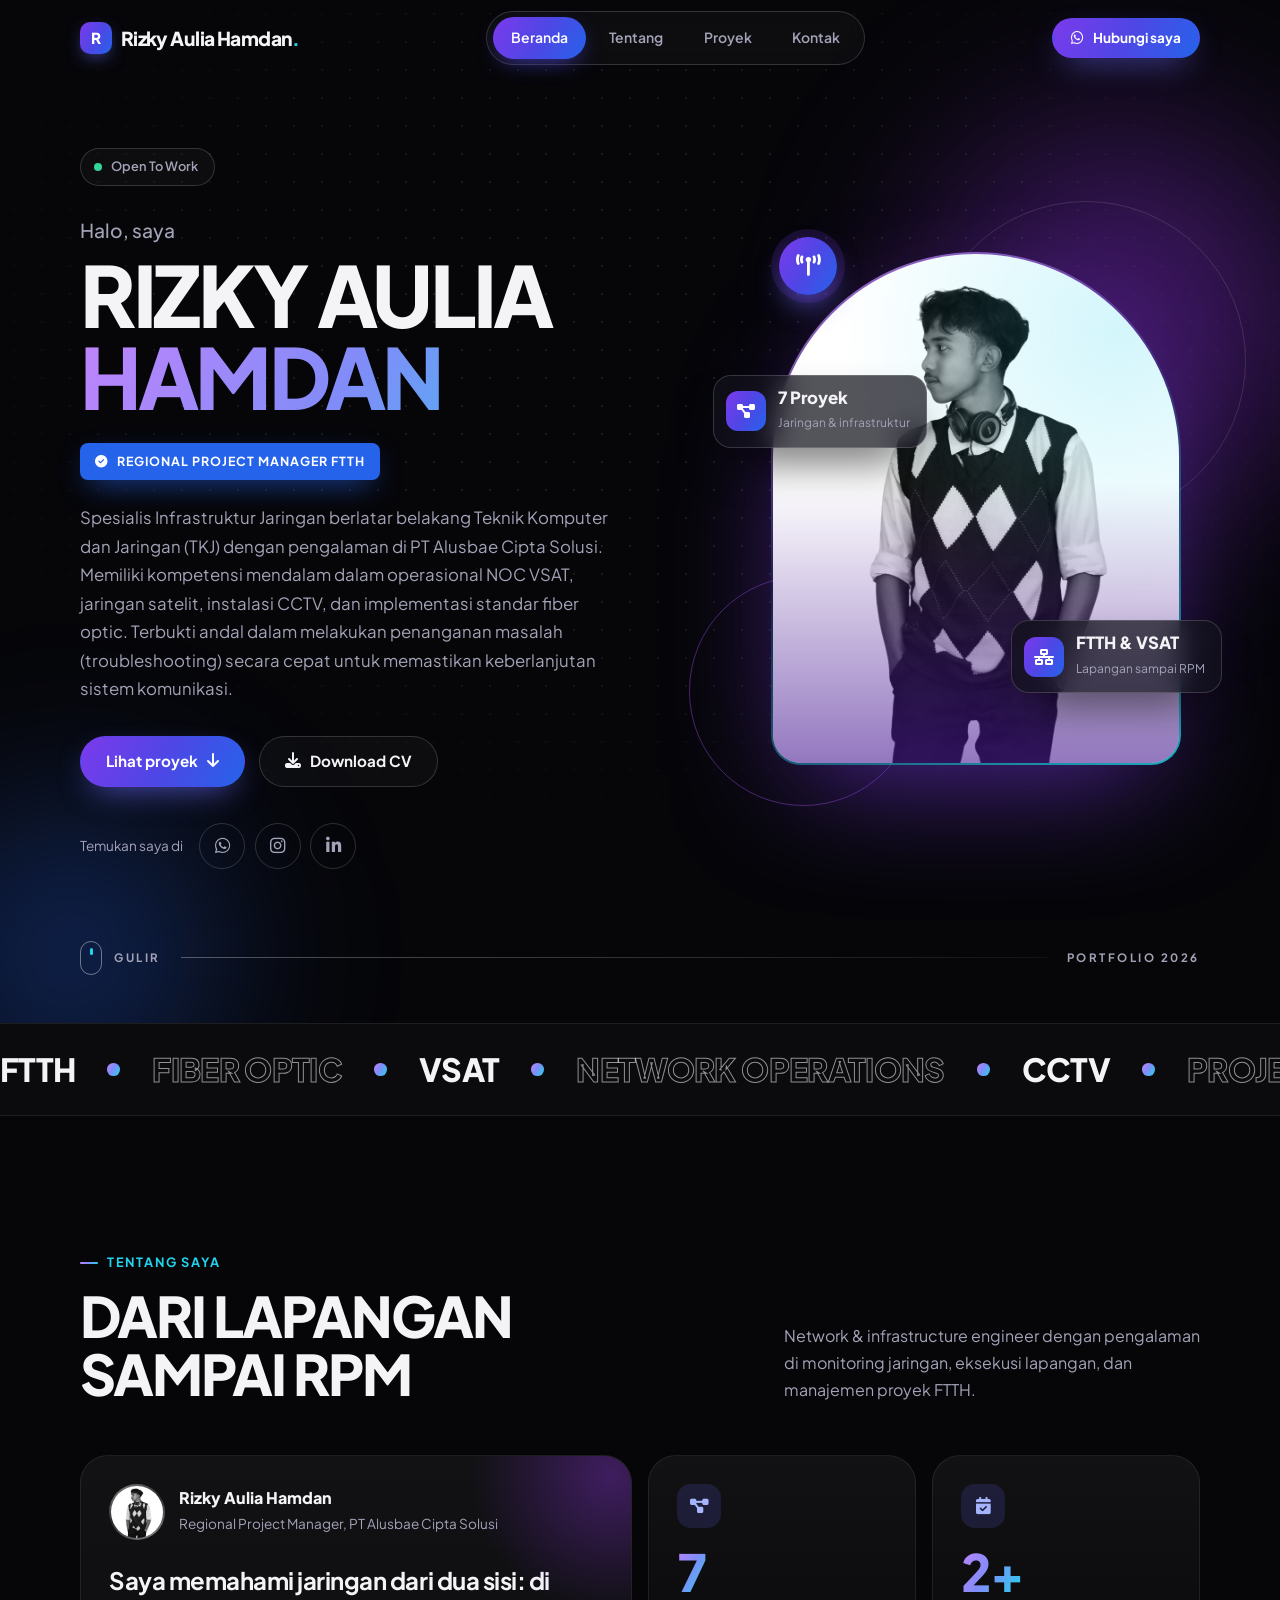
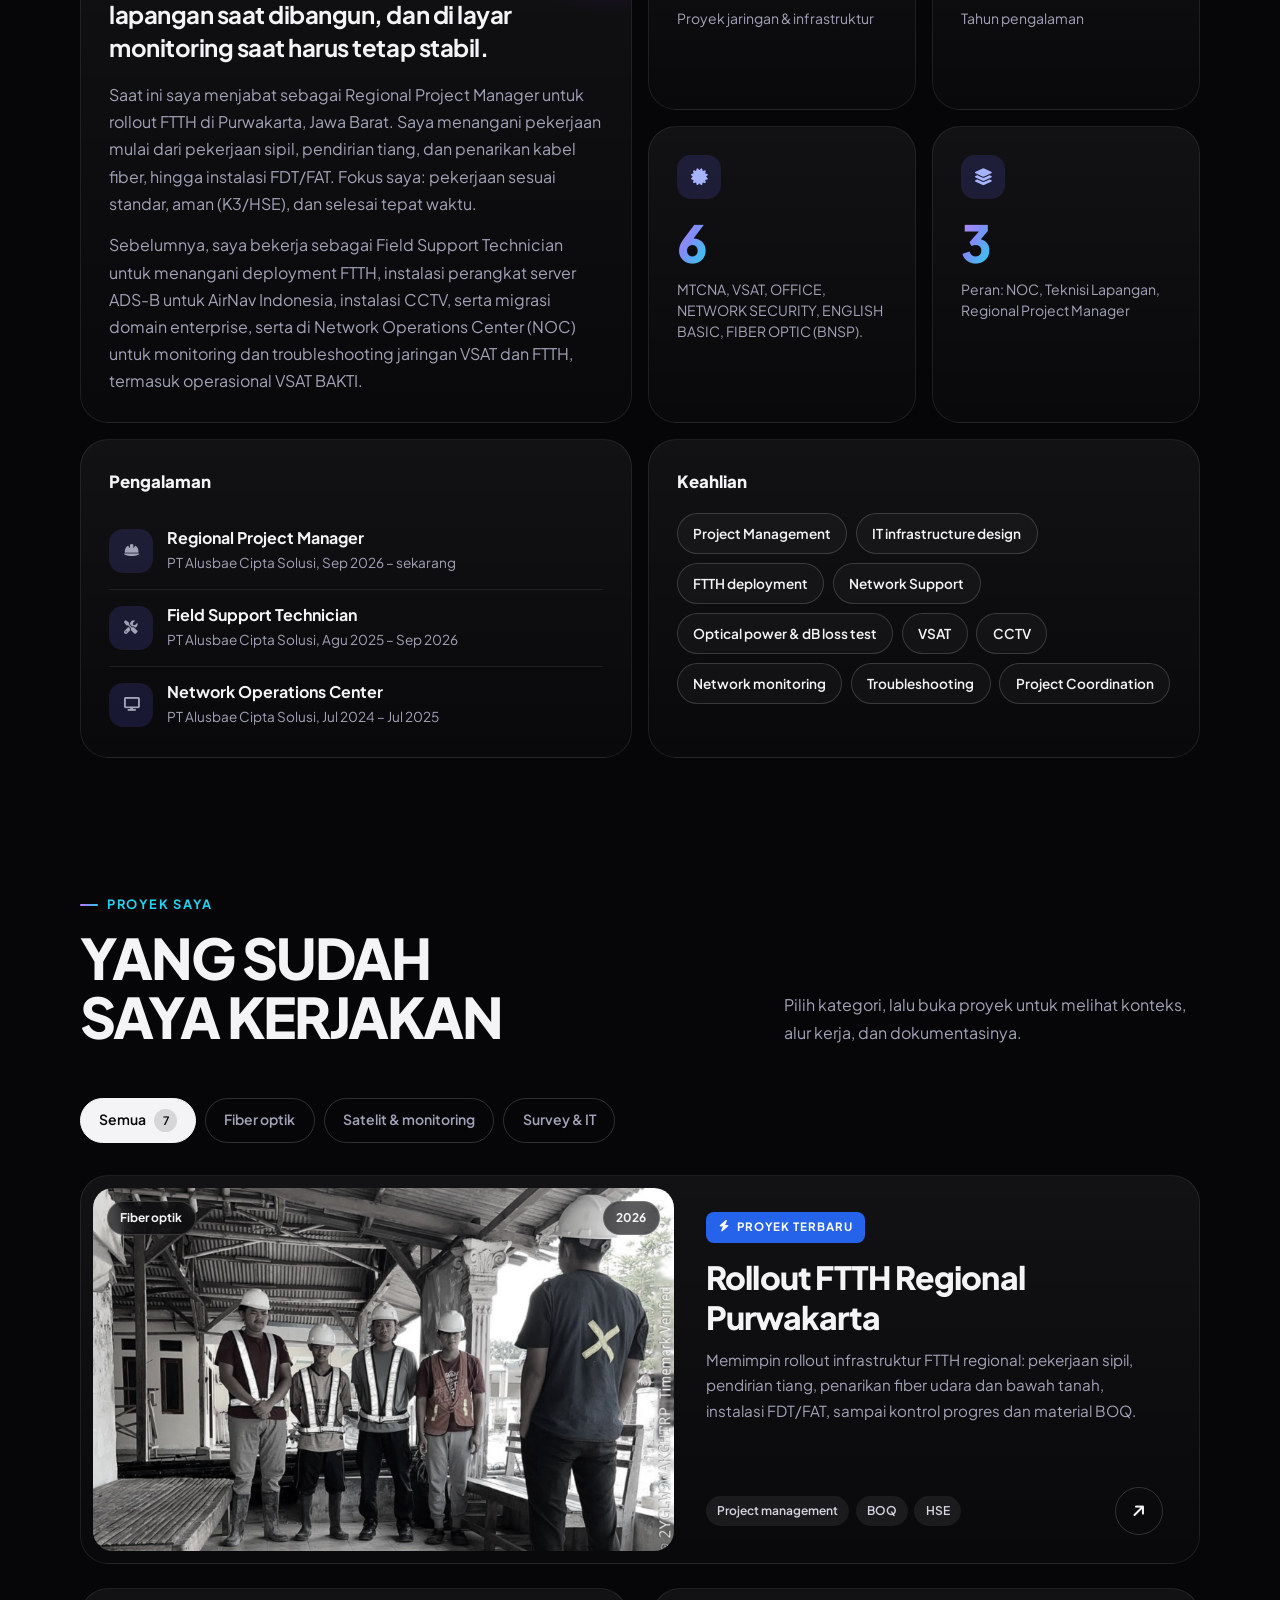
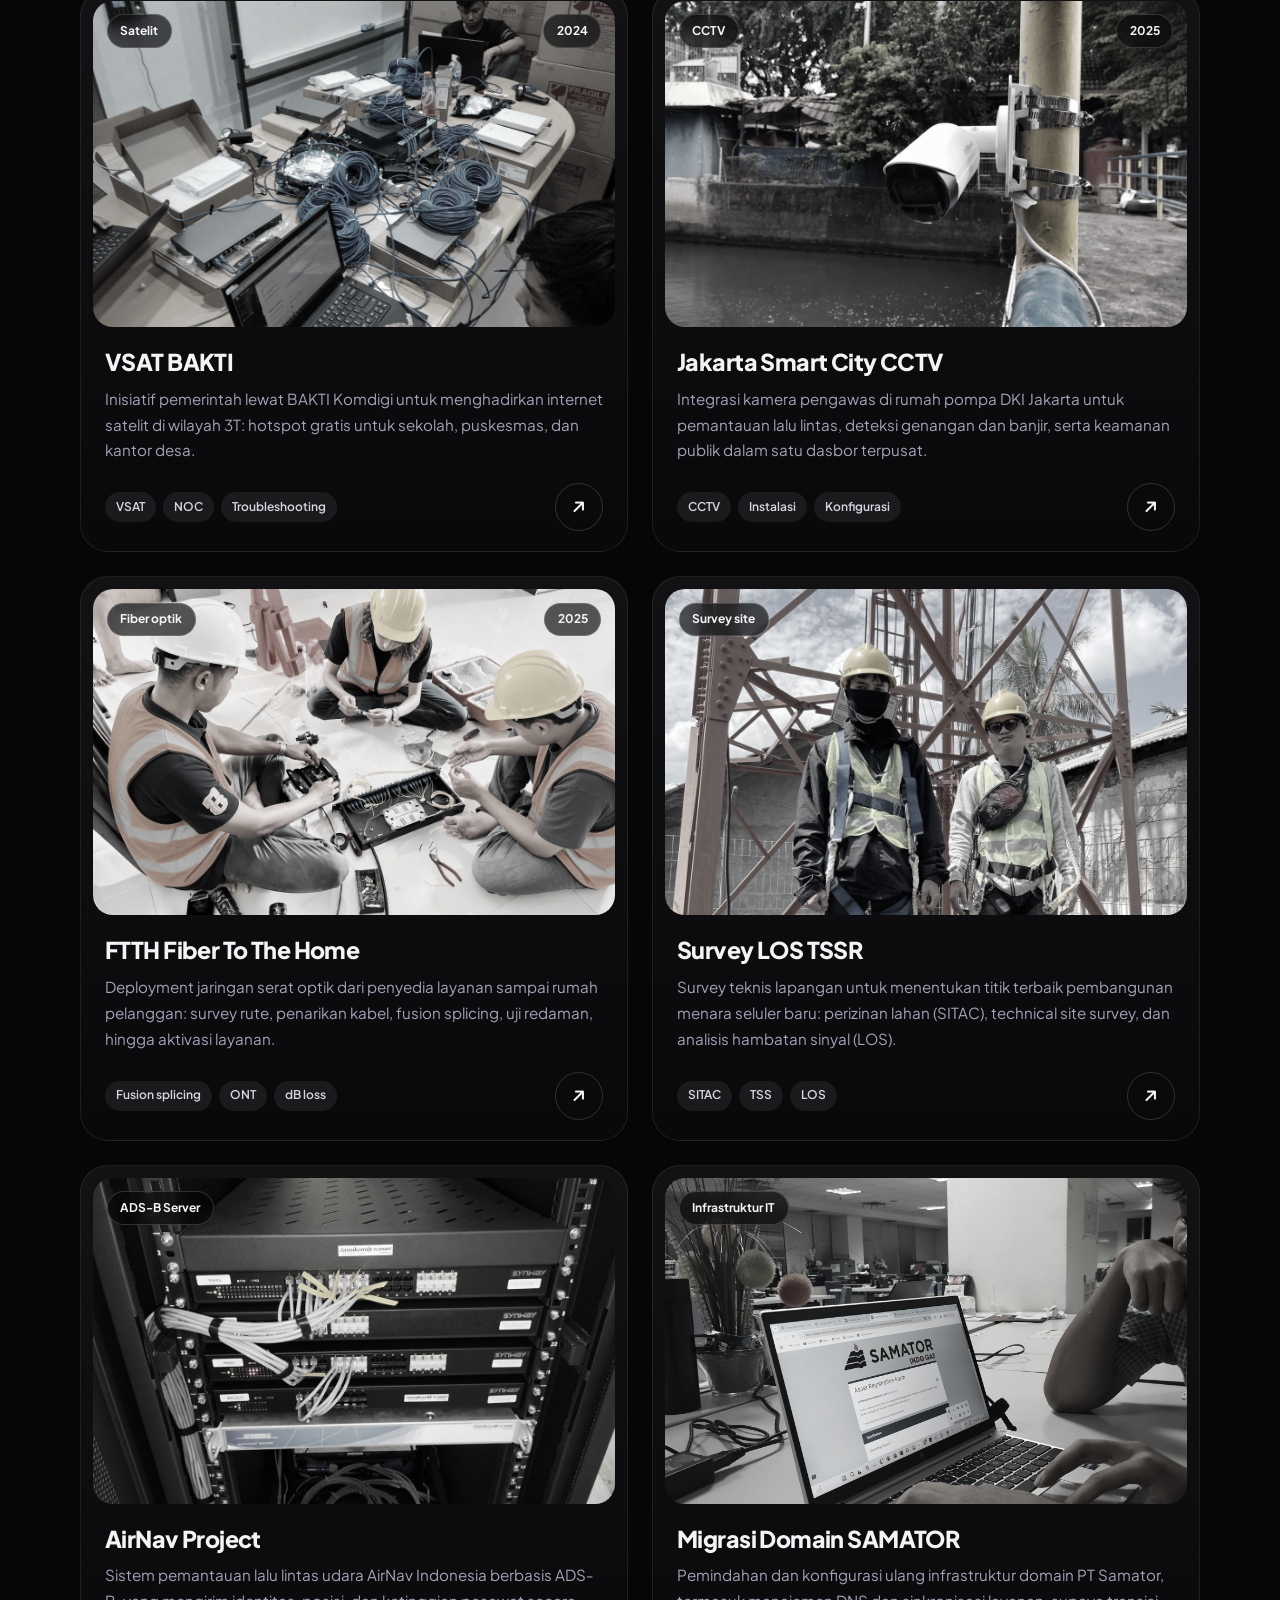
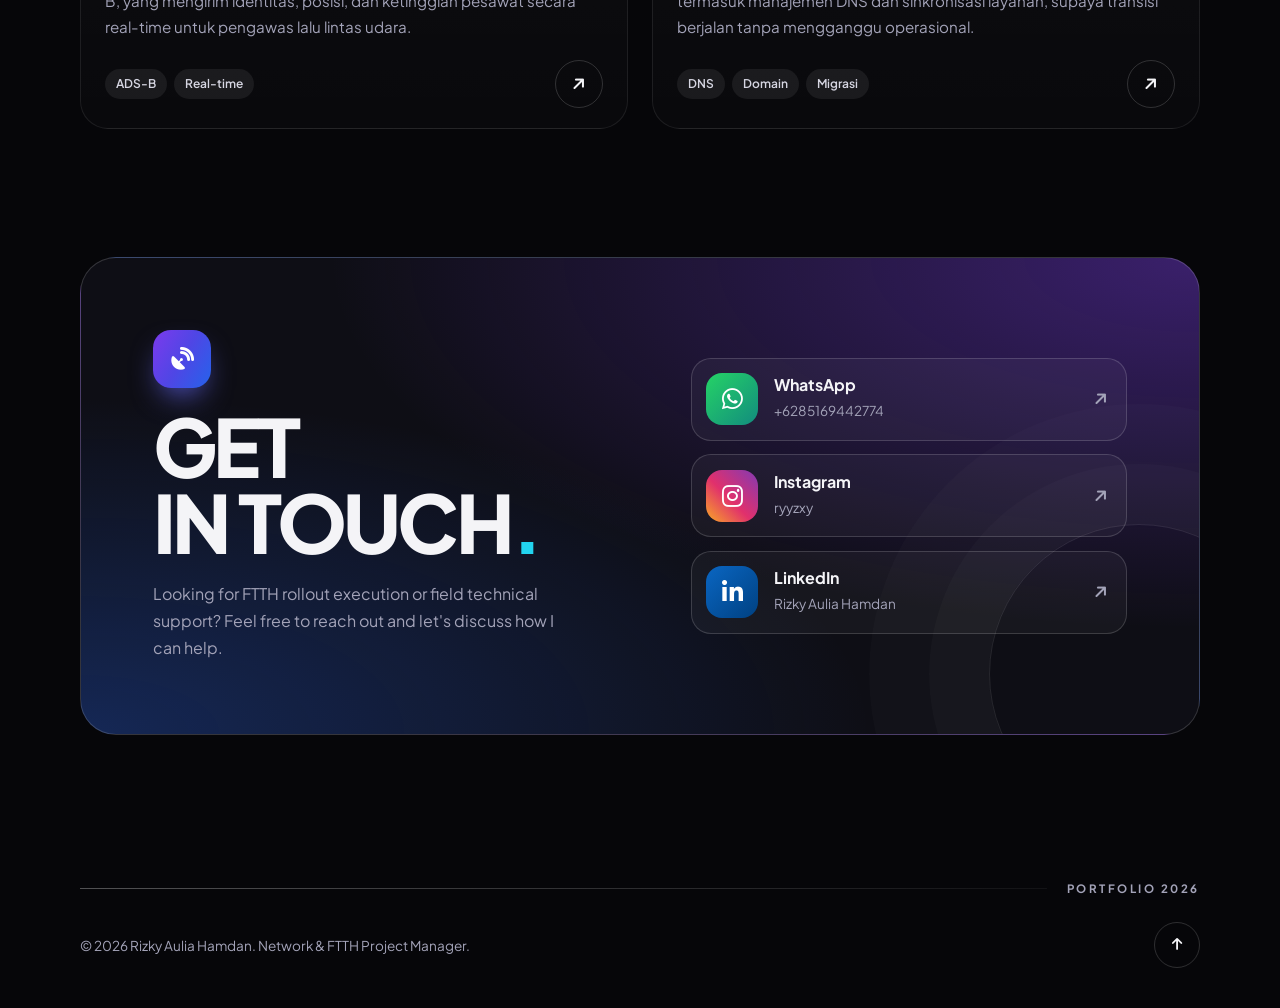
<file: index.html>
<!DOCTYPE html>
<html lang="id">
<head>
  <meta charset="UTF-8">
  <meta name="viewport" content="width=device-width, initial-scale=1, viewport-fit=cover">
  <title>Rizky Aulia Hamdan | Regional Project Manager FTTH</title>
  <meta name="description" content="Portofolio Rizky Aulia Hamdan: Regional Project Manager FTTH, field support technician, dan pengalaman Network Operations Center untuk jaringan FTTH dan VSAT.">
  <meta name="theme-color" content="#060609">

  <!-- Preview saat link dibagikan (WhatsApp, LinkedIn) -->
  <meta property="og:title" content="Rizky Aulia Hamdan | Regional Project Manager FTTH">
  <meta property="og:description" content="Portofolio proyek jaringan: FTTH, VSAT, CCTV, survey site, dan infrastruktur IT.">
  <meta property="og:image" content="images/profile.jpg">
  <meta property="og:type" content="website">

  <link rel="icon" href="images/favicon.svg" type="image/svg+xml">

  <!-- Font: Plus Jakarta Sans -->
  <link rel="preconnect" href="https://fonts.googleapis.com">
  <link rel="preconnect" href="https://fonts.gstatic.com" crossorigin>
  <link rel="stylesheet" href="https://fonts.googleapis.com/css2?family=Plus+Jakarta+Sans:wght@400;500;600;700;800&display=swap">

  <!-- Ikon (WhatsApp, Instagram, LinkedIn, dll.) -->
  <link rel="stylesheet" href="https://cdnjs.cloudflare.com/ajax/libs/font-awesome/6.5.1/css/all.min.css" referrerpolicy="no-referrer">

  <link rel="stylesheet" href="css/style.css">
  <script>document.documentElement.classList.add("js");</script>
  <script src="js/main.js" defer></script>
</head>
<body>
  <a class="skip-link" href="#konten">Lewati ke konten</a>
  <div class="scroll-progress" aria-hidden="true"><span></span></div>

  <!-- ===================== HEADER ===================== -->
  <header class="site-header">
    <div class="container header-inner">
      <a class="brand" href="#beranda">
        <span class="brand-mark" aria-hidden="true">R</span>
        <span>Rizky Aulia Hamdan<span class="brand-dot">.</span></span>
      </a>

      <nav class="pill-nav" aria-label="Navigasi utama">
        <a href="#beranda" data-spy="beranda" class="is-active">Beranda</a>
        <a href="#tentang" data-spy="tentang">Tentang</a>
        <a href="#proyek" data-spy="proyek">Proyek</a>
        <a href="#kontak" data-spy="kontak">Kontak</a>
      </nav>

      <!-- GANTI: nomor WhatsApp (format 62..., tanpa 0 di depan, tanpa +) -->
      <a class="btn btn-primary btn-sm header-cta" href="https://wa.me/6281234567890" target="_blank" rel="noopener noreferrer">
        <i class="fa-brands fa-whatsapp" aria-hidden="true"></i> Hubungi saya
      </a>

      <div class="header-social">
        <a class="social-btn" href="https://instagram.com/username-anda" target="_blank" rel="noopener noreferrer" aria-label="Instagram"><i class="fa-brands fa-instagram" aria-hidden="true"></i></a>
        <a class="social-btn" href="https://www.linkedin.com/in/username-anda" target="_blank" rel="noopener noreferrer" aria-label="LinkedIn"><i class="fa-brands fa-linkedin-in" aria-hidden="true"></i></a>
      </div>
    </div>
  </header>

  <main id="konten">

    <!-- ===================== HERO ===================== -->
    <section class="hero" id="beranda">
      <div class="glow glow--violet"></div>
      <div class="glow glow--blue"></div>

      <div class="container">
        <div class="hero-grid">
          <div class="hero-text">
            <p class="status-pill" data-reveal><span class="status-dot"></span>Open To Work</p>
            <p class="hero-hello" data-reveal>Halo, saya</p>
            <h1 class="hero-name" data-reveal>
              <span>Rizky Aulia</span>
              <span class="gradient-text">Hamdan</span>
            </h1>
            <p class="role-tag" data-reveal>
              <i class="fa-solid fa-circle-check" aria-hidden="true"></i>
              <span class="role-text" data-roles="Regional Project Manager FTTH|Field Support Technician|Network Operations Center|FTTH &amp; VSAT Engineer">Regional Project Manager FTTH</span>
            </p>
            <p class="hero-intro" data-reveal>
              Spesialis Infrastruktur Jaringan berlatar belakang Teknik Komputer dan Jaringan (TKJ) 
              dengan pengalaman di PT Alusbae Cipta Solusi. Memiliki kompetensi mendalam dalam operasional NOC VSAT, 
              jaringan satelit, instalasi CCTV, dan implementasi standar fiber optic. Terbukti andal dalam melakukan penanganan masalah (troubleshooting) 
              secara cepat untuk memastikan keberlanjutan sistem komunikasi.
            </p>
            <div class="hero-actions" data-reveal>
              <a class="btn btn-primary" href="#proyek">Lihat proyek <i class="fa-solid fa-arrow-down" aria-hidden="true"></i></a>
              <a class="btn btn-ghost" href="images/projects/CV Rizky Aulia Hamdan.docx.pdf" download="CV-Rizky-Aulia-Hamdan.pdf">
              <i class="fa-solid fa-download" aria-hidden="true"></i> Download CV
              </a>
            </div>
            <div class="hero-social" data-reveal>
              <span>Temukan saya di</span>
              <div class="social-row">
                <!-- GANTI: link WhatsApp, Instagram, LinkedIn -->
                <a class="social-btn" href="https://wa.me/6281234567890" target="_blank" rel="noopener noreferrer" aria-label="WhatsApp"><i class="fa-brands fa-whatsapp" aria-hidden="true"></i></a>
                <a class="social-btn" href="https://instagram.com/username-anda" target="_blank" rel="noopener noreferrer" aria-label="Instagram"><i class="fa-brands fa-instagram" aria-hidden="true"></i></a>
                <a class="social-btn" href="https://www.linkedin.com/in/username-anda" target="_blank" rel="noopener noreferrer" aria-label="LinkedIn"><i class="fa-brands fa-linkedin-in" aria-hidden="true"></i></a>
              </div>
            </div>
          </div>

          <div class="hero-visual" data-reveal>
            <span class="ring ring--1"></span>
            <span class="ring ring--2"></span>
            <span class="orbit-icon" aria-hidden="true"><i class="fa-solid fa-tower-broadcast"></i></span>
            <div class="photo-frame">
              <!-- GANTI: timpa images/profile.jpg dengan foto Anda (rasio 4:5, mis. 800 x 1000 px) -->
              <img src="images/profile.jpg" alt="Foto Rizky Aulia Hamdan" width="800" height="1000">
            </div>
            <div class="float-card float-card--a">
              <span class="float-icon"><i class="fa-solid fa-diagram-project" aria-hidden="true"></i></span>
              <div><strong>7 Proyek</strong><small>Jaringan &amp; infrastruktur</small></div>
            </div>
            <div class="float-card float-card--b">
              <span class="float-icon"><i class="fa-solid fa-network-wired" aria-hidden="true"></i></span>
              <div><strong>FTTH &amp; VSAT</strong><small>Lapangan sampai RPM</small></div>
            </div>
          </div>
        </div>

        <div class="hero-foot">
          <a class="scroll-cue" href="#tentang"><span class="mouse" aria-hidden="true"></span>Gulir</a>
          <span class="hero-line" aria-hidden="true"></span>
          <span>Portfolio 2026</span>
        </div>
      </div>
    </section>

    <!-- ===================== MARQUEE ===================== -->
    <div class="marquee" aria-hidden="true">
      <div class="marquee-track">
        <div class="marquee-group">
          <span>FTTH</span><span class="sep"></span>
          <span class="outline">Fiber Optic</span><span class="sep"></span>
          <span>VSAT</span><span class="sep"></span>
          <span class="outline">Network Operations</span><span class="sep"></span>
          <span>CCTV</span><span class="sep"></span>
          <span class="outline">Project Management</span><span class="sep"></span>
        </div>
        <div class="marquee-group">
          <span>FTTH</span><span class="sep"></span>
          <span class="outline">Fiber Optic</span><span class="sep"></span>
          <span>VSAT</span><span class="sep"></span>
          <span class="outline">Network Operations</span><span class="sep"></span>
          <span>CCTV</span><span class="sep"></span>
          <span class="outline">Project Management</span><span class="sep"></span>
        </div>
      </div>
    </div>

    <!-- ===================== TENTANG SAYA ===================== -->
    <section class="section" id="tentang">
      <div class="container">
        <div class="section-head" data-reveal>
          <div>
            <p class="eyebrow">Tentang saya</p>
            <h2 class="section-title">Dari lapangan<br>sampai RPM</h2>
          </div>
          <p class="section-lead">Network &amp; infrastructure engineer dengan pengalaman di monitoring jaringan, eksekusi lapangan, dan manajemen proyek FTTH.</p>
        </div>

        <div class="bento">
          <article class="card card-bio" data-reveal>
            <div class="bio-head">
              <img class="avatar" src="images/profile.jpg" alt="" width="56" height="56">
              <div>
                <strong>Rizky Aulia Hamdan</strong>
                <span>Regional Project Manager, PT Alusbae Cipta Solusi</span>
              </div>
            </div>
            <p class="bio-lead">Saya memahami jaringan dari dua sisi: di lapangan saat dibangun, dan di layar monitoring saat harus tetap stabil.</p>
            <p>Saat ini saya menjabat sebagai Regional Project Manager untuk rollout FTTH di Purwakarta, Jawa Barat. Saya menangani pekerjaan mulai dari pekerjaan sipil, pendirian tiang, dan penarikan kabel fiber, hingga instalasi FDT/FAT. Fokus saya: pekerjaan sesuai standar, aman (K3/HSE), dan selesai tepat waktu.</p>
            <p>Sebelumnya, saya bekerja sebagai Field Support Technician untuk menangani deployment FTTH, instalasi perangkat server ADS-B untuk AirNav Indonesia, instalasi CCTV, serta migrasi domain enterprise, serta di Network Operations Center (NOC) untuk monitoring dan troubleshooting jaringan VSAT dan FTTH, termasuk operasional VSAT BAKTI.</p>
          </article>

          <article class="card card-stat1" data-reveal>
            <span class="card-icon"><i class="fa-solid fa-diagram-project" aria-hidden="true"></i></span>
            <p class="stat-value" data-count="7">7</p>
            <p class="stat-label">Proyek jaringan &amp; infrastruktur</p>
          </article>

          <article class="card card-stat2" data-reveal>
            <span class="card-icon"><i class="fa-solid fa-calendar-check" aria-hidden="true"></i></span>
            <p class="stat-value" data-count="2" data-suffix="+">2+</p>
            <p class="stat-label">Tahun pengalaman</p>
          </article>

          <article class="card card-cred" data-reveal>
            <span class="card-icon"><i class="fa-solid fa-certificate" aria-hidden="true"></i></span>
            <p class="stat-value" data-count="6">6</p>
            <p class="stat-label">MTCNA, VSAT, OFFICE, NETWORK SECURITY, ENGLISH BASIC, FIBER OPTIC (BNSP).</p>
          </article>

          <article class="card card-stat3" data-reveal>
            <span class="card-icon"><i class="fa-solid fa-layer-group" aria-hidden="true"></i></span>
            <p class="stat-value" data-count="3">3</p>
            <p class="stat-label">Peran: NOC, Teknisi Lapangan, Regional Project Manager</p>
          </article>

          <article class="card card-roles" data-reveal>
            <h3 class="card-title">Pengalaman</h3>
            <ul class="role-list">
              <li>
                <span class="card-icon"><i class="fa-solid fa-helmet-safety" aria-hidden="true"></i></span>
                <div><strong>Regional Project Manager</strong><span>PT Alusbae Cipta Solusi, Sep 2026 – sekarang</span></div>
              </li>
              <li>
                <span class="card-icon"><i class="fa-solid fa-screwdriver-wrench" aria-hidden="true"></i></span>
                <div><strong>Field Support Technician</strong><span>PT Alusbae Cipta Solusi, Agu 2025 – Sep 2026</span></div>
              </li>
              <li>
                <span class="card-icon"><i class="fa-solid fa-display" aria-hidden="true"></i></span>
                <div><strong>Network Operations Center</strong><span>PT Alusbae Cipta Solusi, Jul 2024 – Jul 2025</span></div>
              </li>
            </ul>
          </article>

          <article class="card card-skills" data-reveal>
            <h3 class="card-title">Keahlian</h3>
            <ul class="chips">
              <li class="chip">Project Management</li>
              <li class="chip">IT infrastructure design</li>
              <li class="chip">FTTH deployment</li>
              <li class="chip">Network Support</li>
              <li class="chip">Optical power &amp; dB loss test</li>
              <li class="chip">VSAT</li>
              <li class="chip">CCTV</li>
              <li class="chip">Network monitoring</li>
              <li class="chip">Troubleshooting</li>
              <li class="chip">Project Coordination</li>
            </ul>
          </article>
        </div>
      </div>
    </section>

    <!-- ===================== PROYEK ===================== -->
    <section class="section" id="proyek">
      <div class="container">
        <div class="section-head" data-reveal>
          <div>
            <p class="eyebrow">Proyek saya</p>
            <h2 class="section-title">Yang sudah<br>saya kerjakan</h2>
          </div>
          <p class="section-lead">Pilih kategori, lalu buka proyek untuk melihat konteks, alur kerja, dan dokumentasinya.</p>
        </div>

        <div class="filters" role="group" aria-label="Filter proyek" data-reveal>
          <button class="filter-btn is-active" type="button" data-filter="semua" aria-pressed="true">Semua <span class="filter-count">7</span></button>
          <button class="filter-btn" type="button" data-filter="fiber" aria-pressed="false">Fiber optik</button>
          <button class="filter-btn" type="button" data-filter="monitoring" aria-pressed="false">Satelit &amp; monitoring</button>
          <button class="filter-btn" type="button" data-filter="survei-it" aria-pressed="false">Survey &amp; IT</button>
        </div>

        <!-- Kategori filter: fiber, monitoring, survei-it -->
        <ul class="project-grid">
          <!-- Proyek 1 (unggulan, tampil lebar penuh) -->
          <li class="project-card project-card--featured" data-category="fiber" data-reveal>
            <a class="project-link" href="projects/rollout-ftth-purwakarta.html">
              <div class="project-media">
                <img src="images/projects/rollout-ftth-purwakarta-cover.jpg" alt="Rollout infrastruktur FTTH di Purwakarta" width="1600" height="1000" loading="lazy">
                <span class="badge">Fiber optik</span>
                <span class="badge badge--year">2026</span>
              </div>
              <div class="project-body">
                <span class="featured-label"><i class="fa-solid fa-bolt" aria-hidden="true"></i> Proyek terbaru</span>
                <h3 class="project-title">Rollout FTTH Regional Purwakarta</h3>
                <p class="project-desc">Memimpin rollout infrastruktur FTTH regional: pekerjaan sipil, pendirian tiang, penarikan fiber udara dan bawah tanah, instalasi FDT/FAT, sampai kontrol progres dan material BOQ.</p>
                <div class="project-foot">
                  <ul class="tags"><li class="tag">Project management</li><li class="tag">BOQ</li><li class="tag">HSE</li></ul>
                  <span class="arrow-btn" aria-hidden="true"><i class="fa-solid fa-arrow-right"></i></span>
                </div>
              </div>
            </a>
          </li>

          <!-- Proyek 2 -->
          <li class="project-card" data-category="monitoring" data-reveal>
            <a class="project-link" href="projects/vsat-bakti.html">
              <div class="project-media">
                <img src="images/projects/vsat-bakti-cover.jpg" alt="Proyek VSAT BAKTI" width="1600" height="1000" loading="lazy">
                <span class="badge">Satelit</span>
                <span class="badge badge--year">2024</span>
              </div>
              <div class="project-body">
                <h3 class="project-title">VSAT BAKTI</h3>
                <p class="project-desc">Inisiatif pemerintah lewat BAKTI Komdigi untuk menghadirkan internet satelit di wilayah 3T: hotspot gratis untuk sekolah, puskesmas, dan kantor desa.</p>
                <div class="project-foot">
                  <ul class="tags"><li class="tag">VSAT</li><li class="tag">NOC</li><li class="tag">Troubleshooting</li></ul>
                  <span class="arrow-btn" aria-hidden="true"><i class="fa-solid fa-arrow-right"></i></span>
                </div>
              </div>
            </a>
          </li>

          <!-- Proyek 3 -->
          <li class="project-card" data-category="monitoring" data-reveal>
            <a class="project-link" href="projects/jakarta-smart-city-cctv.html">
              <div class="project-media">
                <img src="images/projects/jakarta-smart-city-cctv-cover.jpg" alt="Proyek CCTV Jakarta Smart City" width="1600" height="1000" loading="lazy">
                <span class="badge">CCTV</span>
                <span class="badge badge--year">2025</span>
              </div>
              <div class="project-body">
                <h3 class="project-title">Jakarta Smart City CCTV</h3>
                <p class="project-desc">Integrasi kamera pengawas di rumah pompa DKI Jakarta untuk pemantauan lalu lintas, deteksi genangan dan banjir, serta keamanan publik dalam satu dasbor terpusat.</p>
                <div class="project-foot">
                  <ul class="tags"><li class="tag">CCTV</li><li class="tag">Instalasi</li><li class="tag">Konfigurasi</li></ul>
                  <span class="arrow-btn" aria-hidden="true"><i class="fa-solid fa-arrow-right"></i></span>
                </div>
              </div>
            </a>
          </li>

          <!-- Proyek 4 -->
          <li class="project-card" data-category="fiber" data-reveal>
            <a class="project-link" href="projects/ftth-fiber-to-the-home.html">
              <div class="project-media">
                <img src="images/projects/ftth-fiber-to-the-home-cover.jpg" alt="Proyek FTTH Fiber To The Home" width="1600" height="1000" loading="lazy">
                <span class="badge">Fiber optik</span>
                <span class="badge badge--year">2025</span>
              </div>
              <div class="project-body">
                <h3 class="project-title">FTTH Fiber To The Home</h3>
                <p class="project-desc">Deployment jaringan serat optik dari penyedia layanan sampai rumah pelanggan: survey rute, penarikan kabel, fusion splicing, uji redaman, hingga aktivasi layanan.</p>
                <div class="project-foot">
                  <ul class="tags"><li class="tag">Fusion splicing</li><li class="tag">ONT</li><li class="tag">dB loss</li></ul>
                  <span class="arrow-btn" aria-hidden="true"><i class="fa-solid fa-arrow-right"></i></span>
                </div>
              </div>
            </a>
          </li>

          <!-- Proyek 5 -->
          <li class="project-card" data-category="survei-it" data-reveal>
            <a class="project-link" href="projects/survey-los-tssr.html">
              <div class="project-media">
                <img src="images/projects/survey-los-tssr-cover.jpg" alt="Survey LOS dan TSSR untuk menara seluler" width="1600" height="1000" loading="lazy">
                <span class="badge">Survey site</span>
              </div>
              <div class="project-body">
                <h3 class="project-title">Survey LOS TSSR</h3>
                <p class="project-desc">Survey teknis lapangan untuk menentukan titik terbaik pembangunan menara seluler baru: perizinan lahan (SITAC), technical site survey, dan analisis hambatan sinyal (LOS).</p>
                <div class="project-foot">
                  <ul class="tags"><li class="tag">SITAC</li><li class="tag">TSS</li><li class="tag">LOS</li></ul>
                  <span class="arrow-btn" aria-hidden="true"><i class="fa-solid fa-arrow-right"></i></span>
                </div>
              </div>
            </a>
          </li>

          <!-- Proyek 6 -->
          <li class="project-card" data-category="monitoring" data-reveal>
            <a class="project-link" href="projects/airnav-adsb.html">
              <div class="project-media">
                <img src="images/projects/airnav-adsb-cover.jpg" alt="Proyek AirNav ADS-B" width="1600" height="1000" loading="lazy">
                <span class="badge">ADS-B Server
              </div>
              <div class="project-body">
                <h3 class="project-title">AirNav Project</h3>
                <p class="project-desc">Sistem pemantauan lalu lintas udara AirNav Indonesia berbasis ADS-B, yang mengirim identitas, posisi, dan ketinggian pesawat secara real-time untuk pengawas lalu lintas udara.</p>
                <div class="project-foot">
                  <ul class="tags"><li class="tag">ADS-B</li><li class="tag">Real-time</li></ul>
                  <span class="arrow-btn" aria-hidden="true"><i class="fa-solid fa-arrow-right"></i></span>
                </div>
              </div>
            </a>
          </li>

          <!-- Proyek 7 -->
          <li class="project-card" data-category="survei-it" data-reveal>
            <a class="project-link" href="projects/migrasi-domain-samator.html">
              <div class="project-media">
                <img src="images/projects/migrasi-domain-samator-cover.jpg" alt="Migrasi domain PT Samator" width="1600" height="1000" loading="lazy">
                <span class="badge">Infrastruktur IT</span>
              </div>
              <div class="project-body">
                <h3 class="project-title">Migrasi Domain SAMATOR</h3>
                <p class="project-desc">Pemindahan dan konfigurasi ulang infrastruktur domain PT Samator, termasuk manajemen DNS dan sinkronisasi layanan, supaya transisi berjalan tanpa mengganggu operasional.</p>
                <div class="project-foot">
                  <ul class="tags"><li class="tag">DNS</li><li class="tag">Domain</li><li class="tag">Migrasi</li></ul>
                  <span class="arrow-btn" aria-hidden="true"><i class="fa-solid fa-arrow-right"></i></span>
                </div>
              </div>
            </a>
          </li>
        </ul>

        <p class="swipe-hint"><i class="fa-solid fa-hand-pointer" aria-hidden="true"></i> Geser untuk melihat proyek lain</p>
      </div>
    </section>

    <!-- ===================== KONTAK ===================== -->
    <section class="section" id="kontak">
      <div class="container">
        <div class="contact-panel" data-reveal>
          <div class="contact-grid">
            <div>
              <span class="contact-badge" aria-hidden="true"><i class="fa-solid fa-satellite-dish"></i></span>
              <h2 class="contact-title">Get<br>In Touch<span class="brand-dot">.</span></h2>
              <p class="contact-text">Looking for FTTH rollout execution or field technical support? Feel free to reach out and let's discuss how I can help.</p>
            </div>

            <ul class="contact-list">
              <li>
                <!-- GANTI: nomor WhatsApp -->
                <a class="contact-card" href="https://wa.me/6285169442774" target="_blank" rel="noopener noreferrer">
                  <span class="contact-icon contact-icon--wa"><i class="fa-brands fa-whatsapp" aria-hidden="true"></i></span>
                  <div><strong>WhatsApp</strong><span>+6285169442774</span></div>
                  <i class="fa-solid fa-arrow-right" aria-hidden="true"></i>
                </a>
              </li>
              <li>
                <!-- GANTI: link & username Instagram -->
                <a class="contact-card" href="https://instagram.com/username-anda" target="_blank" rel="noopener noreferrer">
                  <span class="contact-icon contact-icon--ig"><i class="fa-brands fa-instagram" aria-hidden="true"></i></span>
                  <div><strong>Instagram</strong><span>ryyzxy</span></div>
                  <i class="fa-solid fa-arrow-right" aria-hidden="true"></i>
                </a>
              </li>
              <li>
                <!-- GANTI: link LinkedIn -->
                <a class="contact-card" href="https://www.linkedin.com/in/username-anda" target="_blank" rel="noopener noreferrer">
                  <span class="contact-icon contact-icon--in"><i class="fa-brands fa-linkedin-in" aria-hidden="true"></i></span>
                  <div><strong>LinkedIn</strong><span>Rizky Aulia Hamdan</span></div>
                  <i class="fa-solid fa-arrow-right" aria-hidden="true"></i>
                </a>
              </li>
            </ul>
          </div>
        </div>
      </div>
    </section>

  </main>

  <!-- ===================== FOOTER ===================== -->
  <footer class="site-footer">
    <div class="container">
      <div class="footer-mark">
        <span class="hero-line" aria-hidden="true"></span>
        <span>Portfolio 2026</span>
      </div>
      <div class="footer-inner">
        <p>&copy; <span data-year>2026</span> Rizky Aulia Hamdan. Network &amp; FTTH Project Manager.</p>
        <a class="to-top" href="#beranda" aria-label="Kembali ke atas"><i class="fa-solid fa-arrow-up" aria-hidden="true"></i></a>
      </div>
    </div>
  </footer>

  <!-- ===================== DOCK NAVIGASI (khusus HP) ===================== -->
  <nav class="dock" aria-label="Navigasi cepat">
    <a href="#beranda" data-spy="beranda" class="is-active"><i class="fa-solid fa-house" aria-hidden="true"></i><span>Beranda</span></a>
    <a href="#tentang" data-spy="tentang"><i class="fa-solid fa-user" aria-hidden="true"></i><span>Tentang</span></a>
    <a href="#proyek" data-spy="proyek"><i class="fa-solid fa-briefcase" aria-hidden="true"></i><span>Proyek</span></a>
    <a href="#kontak" data-spy="kontak"><i class="fa-solid fa-paper-plane" aria-hidden="true"></i><span>Kontak</span></a>
    <a class="dock-wa" href="https://wa.me/6281234567890" target="_blank" rel="noopener noreferrer" aria-label="Chat WhatsApp"><i class="fa-brands fa-whatsapp" aria-hidden="true"></i></a>
  </nav>
</body>
</html>
</file>
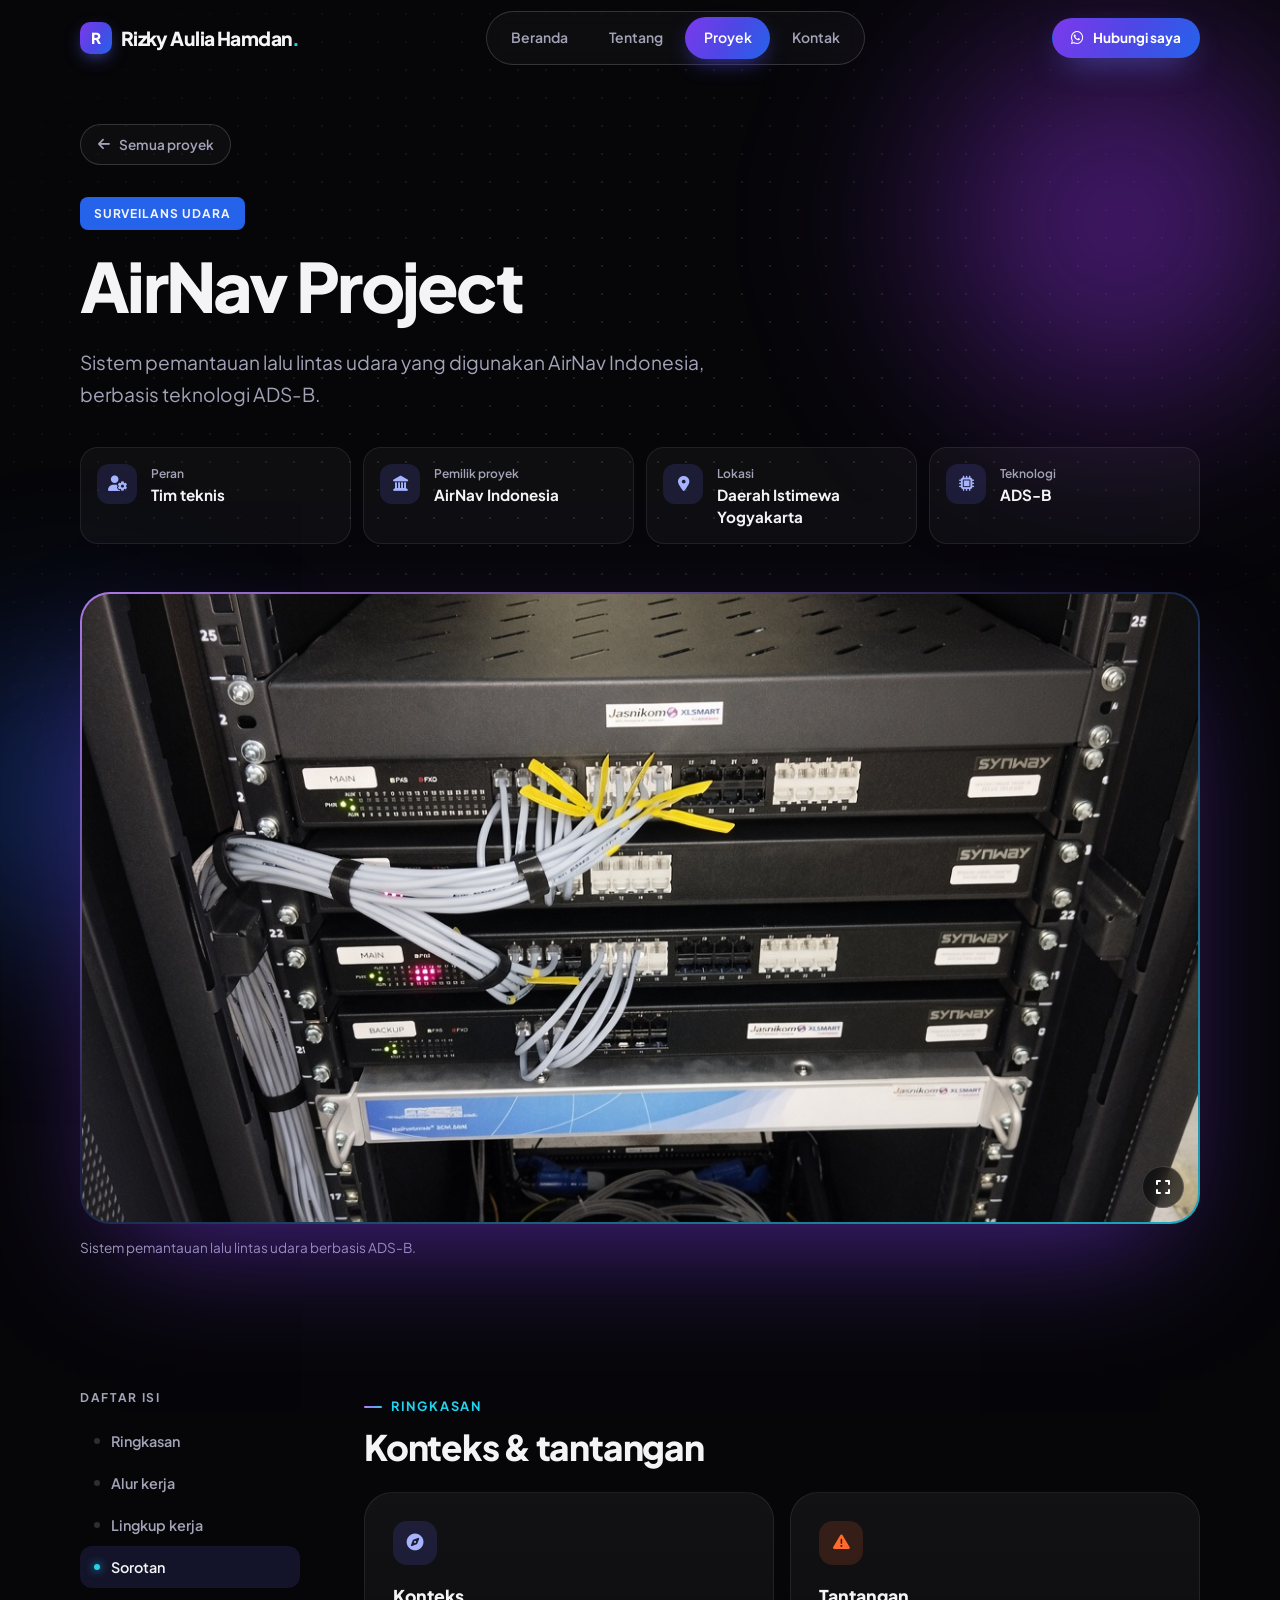
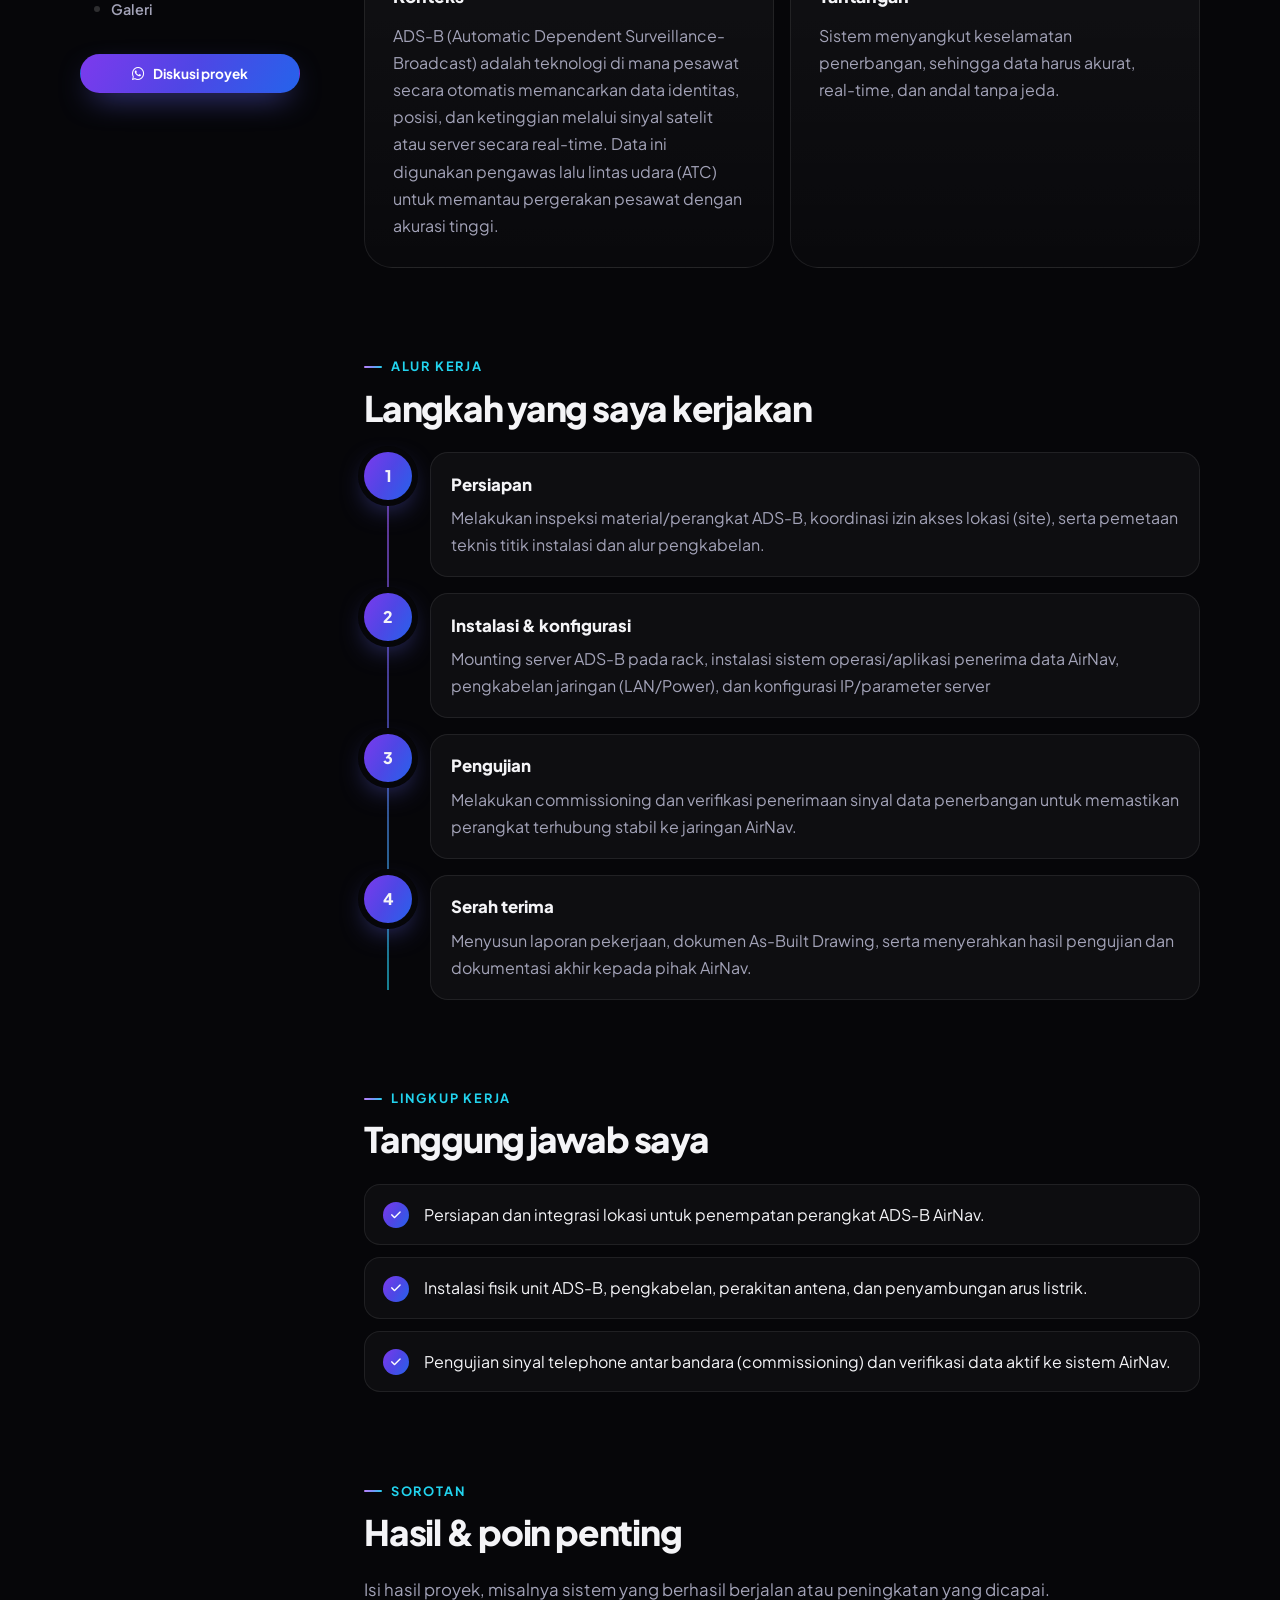
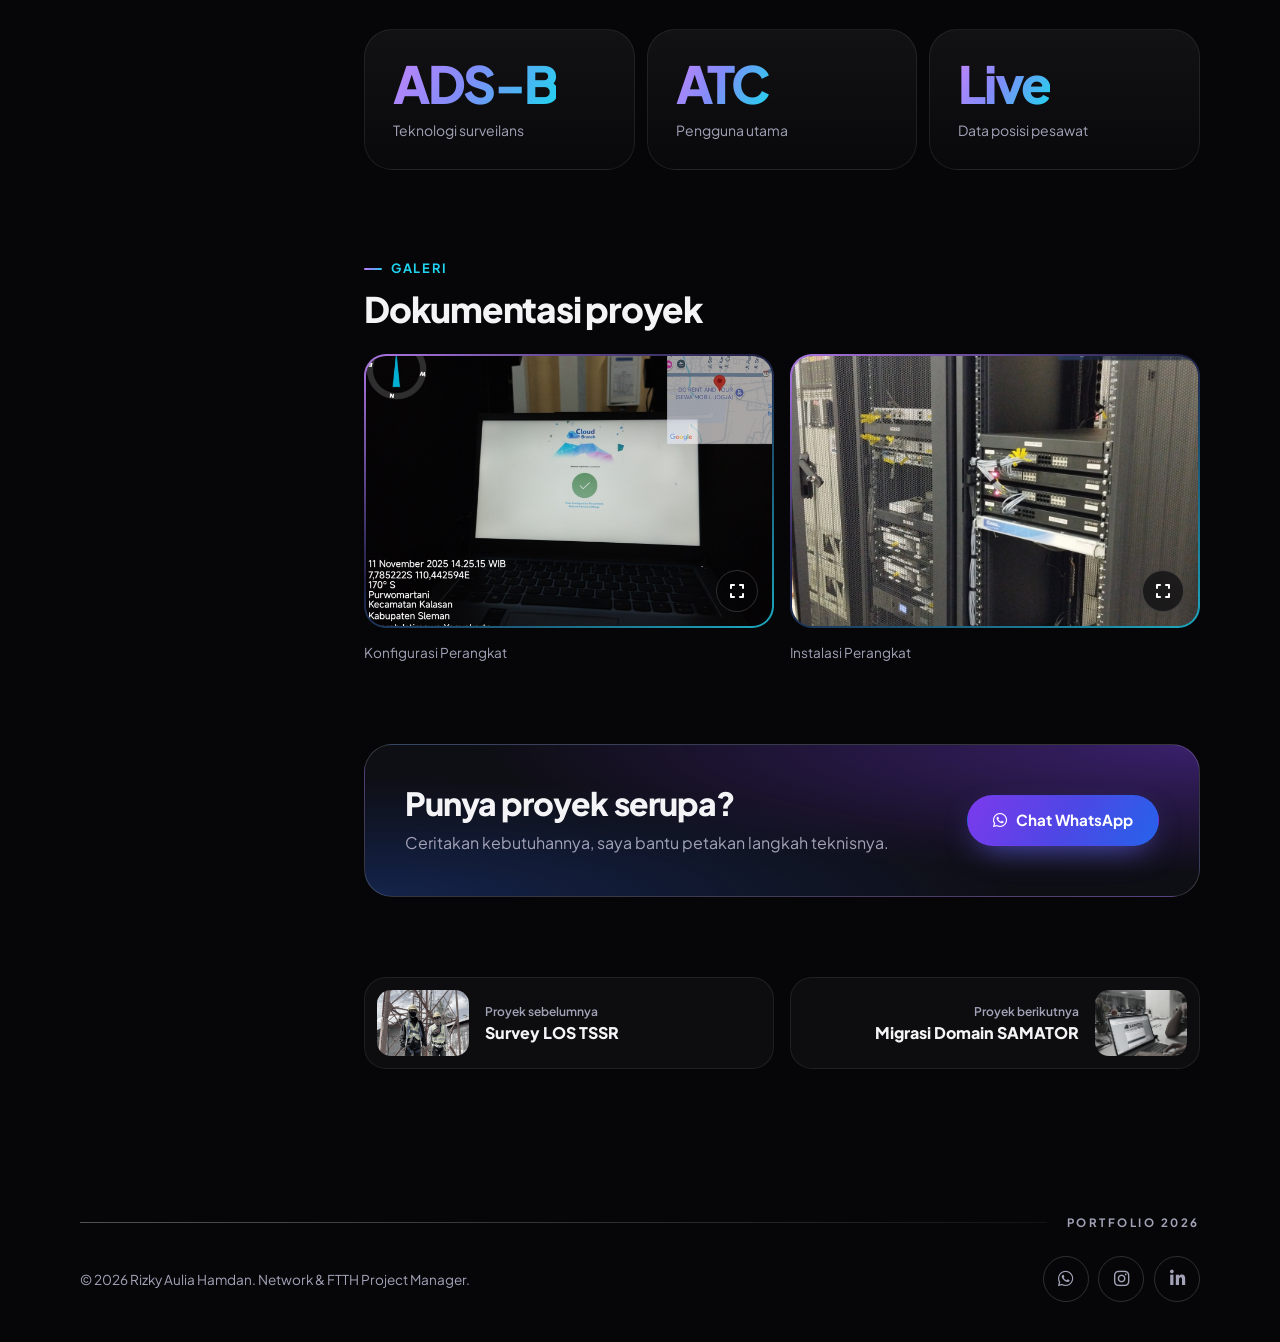
<file: projects/airnav-adsb.html>
<!DOCTYPE html>
<html lang="id">
<head>
  <meta charset="UTF-8">
  <meta name="viewport" content="width=device-width, initial-scale=1, viewport-fit=cover">
  <title>AirNav Project | Rizky Aulia Hamdan</title>
  <meta name="description" content="Sistem pemantauan lalu lintas udara yang digunakan AirNav Indonesia, berbasis teknologi ADS-B.">
  <meta name="theme-color" content="#060609">
  <meta property="og:title" content="AirNav Project | Rizky Aulia Hamdan">
  <meta property="og:image" content="../images/projects/airnav-adsb-cover.jpg">

  <link rel="icon" href="../images/favicon.svg" type="image/svg+xml">
  <link rel="preconnect" href="https://fonts.googleapis.com">
  <link rel="preconnect" href="https://fonts.gstatic.com" crossorigin>
  <link rel="stylesheet" href="https://fonts.googleapis.com/css2?family=Plus+Jakarta+Sans:wght@400;500;600;700;800&display=swap">
  <link rel="stylesheet" href="https://cdnjs.cloudflare.com/ajax/libs/font-awesome/6.5.1/css/all.min.css" referrerpolicy="no-referrer">

  <!-- "../" = naik satu folder, karena file ini ada di dalam folder projects/ -->
  <link rel="stylesheet" href="../css/style.css">
  <script>document.documentElement.classList.add("js");</script>
  <script src="../js/main.js" defer></script>
</head>
<body>
  <a class="skip-link" href="#konten">Lewati ke konten</a>
  <div class="scroll-progress" aria-hidden="true"><span></span></div>

  <header class="site-header">
    <div class="container header-inner">
      <a class="brand" href="../index.html">
        <span class="brand-mark" aria-hidden="true">R</span>
        <span>Rizky Aulia Hamdan<span class="brand-dot">.</span></span>
      </a>
      <nav class="pill-nav" aria-label="Navigasi utama">
        <a href="../index.html">Beranda</a>
        <a href="../index.html#tentang">Tentang</a>
        <a href="../index.html#proyek" class="is-active" aria-current="page">Proyek</a>
        <a href="../index.html#kontak">Kontak</a>
      </nav>
      <!-- GANTI: nomor WhatsApp -->
      <a class="btn btn-primary btn-sm header-cta" href="https://wa.me/6281234567890" target="_blank" rel="noopener noreferrer">
        <i class="fa-brands fa-whatsapp" aria-hidden="true"></i> Hubungi saya
      </a>
      <div class="header-social">
        <a class="social-btn" href="https://instagram.com/username-anda" target="_blank" rel="noopener noreferrer" aria-label="Instagram"><i class="fa-brands fa-instagram" aria-hidden="true"></i></a>
        <a class="social-btn" href="https://www.linkedin.com/in/username-anda" target="_blank" rel="noopener noreferrer" aria-label="LinkedIn"><i class="fa-brands fa-linkedin-in" aria-hidden="true"></i></a>
      </div>
    </div>
  </header>

  <main id="konten">
    <!-- ===== Judul & data proyek ===== -->
    <section class="page-hero">
      <div class="glow glow--violet"></div>
      <div class="glow glow--blue"></div>
      <div class="container">
        <a class="back-pill" href="../index.html#proyek"><i class="fa-solid fa-arrow-left" aria-hidden="true"></i> Semua proyek</a>
        <div class="page-meta" data-reveal>
          <span class="meta-label">Surveilans udara</span>
        </div>
        <h1 class="page-title" data-reveal>AirNav Project</h1>
        <p class="page-lead" data-reveal>Sistem pemantauan lalu lintas udara yang digunakan AirNav Indonesia, berbasis teknologi ADS-B.</p>

        <!-- GANTI: sesuaikan data proyek (peran, klien, periode, lokasi, teknologi) -->
        <dl class="facts" data-reveal>
          <div class="fact">
            <span class="card-icon"><i class="fa-solid fa-user-gear" aria-hidden="true"></i></span>
            <div><dt>Peran</dt><dd>Tim teknis</dd></div>
          </div>
          <div class="fact">
            <span class="card-icon"><i class="fa-solid fa-landmark" aria-hidden="true"></i></span>
            <div><dt>Pemilik proyek</dt><dd>AirNav Indonesia</dd></div>
          </div>
          <div class="fact">
            <span class="card-icon"><i class="fa-solid fa-location-dot" aria-hidden="true"></i></span>
            <div><dt>Lokasi</dt><dd>Daerah Istimewa Yogyakarta</dd></div>
          </div>
          <div class="fact">
            <span class="card-icon"><i class="fa-solid fa-microchip" aria-hidden="true"></i></span>
            <div><dt>Teknologi</dt><dd>ADS-B</dd></div>
          </div>
        </dl>

        <figure class="cover" data-reveal>
          <!-- GANTI: timpa images/projects/airnav-adsb-cover.jpg (rasio 16:10, mis. 1600 x 1000 px) -->
          <button class="cover-frame" type="button" data-lightbox="../images/projects/airnav-adsb-cover.jpg" data-caption="Sistem pemantauan lalu lintas udara berbasis ADS-B." aria-label="Perbesar gambar utama">
            <img src="../images/projects/airnav-adsb-cover.jpg" alt="Proyek AirNav ADS-B" width="1600" height="1000">
            <span class="zoom-hint" aria-hidden="true"><i class="fa-solid fa-expand"></i></span>
          </button>
          <figcaption>Sistem pemantauan lalu lintas udara berbasis ADS-B.</figcaption>
        </figure>
      </div>
    </section>

    <!-- ===== Isi proyek ===== -->
    <div class="container detail-layout">
      <aside class="toc" aria-label="Daftar isi">
        <p class="toc-label">Daftar isi</p>
        <nav>
          <a href="#ringkasan" data-spy="ringkasan" class="is-active">Ringkasan</a>
          <a href="#alur-kerja" data-spy="alur-kerja">Alur kerja</a>
          <a href="#lingkup" data-spy="lingkup">Lingkup kerja</a>
          <a href="#sorotan" data-spy="sorotan">Sorotan</a>
          <a href="#galeri" data-spy="galeri">Galeri</a>
        </nav>
        <a class="btn btn-primary btn-sm" href="https://wa.me/6281234567890" target="_blank" rel="noopener noreferrer"><i class="fa-brands fa-whatsapp" aria-hidden="true"></i> Diskusi proyek</a>
      </aside>

      <div class="detail-content">
        <section id="ringkasan">
          <p class="eyebrow">Ringkasan</p>
          <h2 class="block-title">Konteks &amp; tantangan</h2>
          <div class="duo">
            <article class="card info-card" data-reveal>
              <span class="card-icon"><i class="fa-solid fa-compass" aria-hidden="true"></i></span>
              <h3>Konteks</h3>
              <p>ADS-B (Automatic Dependent Surveillance-Broadcast) adalah teknologi di mana pesawat secara otomatis memancarkan data identitas, posisi, dan ketinggian melalui sinyal satelit atau server secara real-time. Data ini digunakan pengawas lalu lintas udara (ATC) untuk memantau pergerakan pesawat dengan akurasi tinggi.</p>
            </article>
            <article class="card info-card info-card--alert" data-reveal>
              <span class="card-icon"><i class="fa-solid fa-triangle-exclamation" aria-hidden="true"></i></span>
              <h3>Tantangan</h3>
              <p>Sistem menyangkut keselamatan penerbangan, sehingga data harus akurat, real-time, dan andal tanpa jeda.</p>
            </article>
          </div>
        </section>

        <section id="alur-kerja">
          <p class="eyebrow">Alur kerja</p>
          <h2 class="block-title">Langkah yang saya kerjakan</h2>
          <ol class="timeline" data-reveal>
            <li>
              <span class="node">1</span>
              <div class="step-card"><h3>Persiapan</h3><p>Melakukan inspeksi material/perangkat ADS-B, koordinasi izin akses lokasi (site), serta pemetaan teknis titik instalasi dan alur pengkabelan.</p></div>
            </li>
            <li>
              <span class="node">2</span>
              <div class="step-card"><h3>Instalasi &amp; konfigurasi</h3><p>Mounting server ADS-B pada rack, instalasi sistem operasi/aplikasi penerima data AirNav, pengkabelan jaringan (LAN/Power), dan konfigurasi IP/parameter server</p></div>
            </li>
            <li>
              <span class="node">3</span>
              <div class="step-card"><h3>Pengujian</h3><p>Melakukan commissioning dan verifikasi penerimaan sinyal data penerbangan untuk memastikan perangkat terhubung stabil ke jaringan AirNav.</p></div>
            </li>
            <li>
              <span class="node">4</span>
              <div class="step-card"><h3>Serah terima</h3><p>Menyusun laporan pekerjaan, dokumen As-Built Drawing, serta menyerahkan hasil pengujian dan dokumentasi akhir kepada pihak AirNav.</p></div>
            </li>
          </ol>
        </section>

        <section id="lingkup">
          <p class="eyebrow">Lingkup kerja</p>
          <h2 class="block-title">Tanggung jawab saya</h2>
          <ul class="checklist" data-reveal>
            <li><i class="fa-solid fa-check" aria-hidden="true"></i><span>Persiapan dan integrasi lokasi untuk penempatan perangkat ADS-B AirNav.</span></li>
            <li><i class="fa-solid fa-check" aria-hidden="true"></i><span>Instalasi fisik unit ADS-B, pengkabelan, perakitan antena, dan penyambungan arus listrik.</span></li>
            <li><i class="fa-solid fa-check" aria-hidden="true"></i><span>Pengujian sinyal telephone antar bandara (commissioning) dan verifikasi data aktif ke sistem AirNav.</span></li>
          </ul>
        </section>

        <section id="sorotan">
          <p class="eyebrow">Sorotan</p>
          <h2 class="block-title">Hasil &amp; poin penting</h2>
          <!-- GANTI: tambahkan angka hasil nyata jika ada (jumlah titik, homepass, site, dll.) -->
          <p class="result-text" data-reveal>Isi hasil proyek, misalnya sistem yang berhasil berjalan atau peningkatan yang dicapai.</p>
          <div class="stats" data-reveal>
            <div class="card">
              <p class="stat-value">ADS-B</p>
              <p class="stat-label">Teknologi surveilans</p>
            </div>
            <div class="card">
              <p class="stat-value">ATC</p>
              <p class="stat-label">Pengguna utama</p>
            </div>
            <div class="card">
              <p class="stat-value">Live</p>
              <p class="stat-label">Data posisi pesawat</p>
            </div>
          </div>
        </section>

        <section id="galeri">
          <p class="eyebrow">Galeri</p>
          <h2 class="block-title">Dokumentasi proyek</h2>
          <div class="gallery" data-reveal>
            <figure>
              <!-- GANTI: timpa images/projects/airnav-adsb-1.jpg (rasio 3:2, mis. 1200 x 800 px) dan teks keterangannya -->
              <button class="gallery-item" type="button" data-lightbox="../images/projects/airnav-adsb-1.jpg" data-caption="Dokumentasi proyek 1" aria-label="Perbesar gambar: Dokumentasi proyek 1">
                <img src="../images/projects/airnav-adsb-1.jpg" alt="Dokumentasi proyek 1" width="1200" height="800" loading="lazy">
                <span class="zoom-hint" aria-hidden="true"><i class="fa-solid fa-expand"></i></span>
              </button>
              <figcaption>Konfigurasi Perangkat</figcaption>
            </figure>
            <figure>
              <!-- GANTI: timpa images/projects/airnav-adsb-2.jpg (rasio 3:2, mis. 1200 x 800 px) dan teks keterangannya -->
              <button class="gallery-item" type="button" data-lightbox="../images/projects/airnav-adsb-2.jpg" data-caption="Dokumentasi proyek 2" aria-label="Perbesar gambar: Dokumentasi proyek 2">
                <img src="../images/projects/airnav-adsb-2.jpg" alt="Dokumentasi proyek 2" width="1200" height="800" loading="lazy">
                <span class="zoom-hint" aria-hidden="true"><i class="fa-solid fa-expand"></i></span>
              </button>
              <figcaption>Instalasi Perangkat </figcaption>
            </figure>
          </div>
        </section>

        <div class="cta-band" data-reveal>
          <div>
            <h2>Punya proyek serupa?</h2>
            <p>Ceritakan kebutuhannya, saya bantu petakan langkah teknisnya.</p>
          </div>
          <a class="btn btn-primary" href="https://wa.me/6281234567890" target="_blank" rel="noopener noreferrer"><i class="fa-brands fa-whatsapp" aria-hidden="true"></i> Chat WhatsApp</a>
        </div>

        <nav class="pager" aria-label="Proyek lain">
          <a class="pager-card" href="survey-los-tssr.html">
            <img src="../images/projects/survey-los-tssr-cover.jpg" alt="" width="92" height="66" loading="lazy">
            <div><small>Proyek sebelumnya</small><strong>Survey LOS TSSR</strong></div>
          </a>
          <a class="pager-card pager-card--next" href="migrasi-domain-samator.html">
            <img src="../images/projects/migrasi-domain-samator-cover.jpg" alt="" width="92" height="66" loading="lazy">
            <div><small>Proyek berikutnya</small><strong>Migrasi Domain SAMATOR</strong></div>
          </a>
        </nav>
      </div>
    </div>
  </main>

  <footer class="site-footer">
    <div class="container">
      <div class="footer-mark">
        <span class="hero-line" aria-hidden="true"></span>
        <span>Portfolio 2026</span>
      </div>
      <div class="footer-inner">
        <p>&copy; <span data-year>2026</span> Rizky Aulia Hamdan. Network &amp; FTTH Project Manager.</p>
        <div class="social-row">
          <!-- GANTI: link WhatsApp, Instagram, LinkedIn (sama dengan di index.html) -->
          <a class="social-btn" href="https://wa.me/6281234567890" target="_blank" rel="noopener noreferrer" aria-label="WhatsApp"><i class="fa-brands fa-whatsapp" aria-hidden="true"></i></a>
          <a class="social-btn" href="https://instagram.com/username-anda" target="_blank" rel="noopener noreferrer" aria-label="Instagram"><i class="fa-brands fa-instagram" aria-hidden="true"></i></a>
          <a class="social-btn" href="https://www.linkedin.com/in/username-anda" target="_blank" rel="noopener noreferrer" aria-label="LinkedIn"><i class="fa-brands fa-linkedin-in" aria-hidden="true"></i></a>
        </div>
      </div>
    </div>
  </footer>

  <!-- Dock navigasi khusus HP -->
  <nav class="dock" aria-label="Navigasi cepat">
    <a href="../index.html"><i class="fa-solid fa-house" aria-hidden="true"></i><span>Beranda</span></a>
    <a href="../index.html#tentang"><i class="fa-solid fa-user" aria-hidden="true"></i><span>Tentang</span></a>
    <a href="../index.html#proyek" class="is-active" aria-current="page"><i class="fa-solid fa-briefcase" aria-hidden="true"></i><span>Proyek</span></a>
    <a href="../index.html#kontak"><i class="fa-solid fa-paper-plane" aria-hidden="true"></i><span>Kontak</span></a>
    <a class="dock-wa" href="https://wa.me/6281234567890" target="_blank" rel="noopener noreferrer" aria-label="Chat WhatsApp"><i class="fa-brands fa-whatsapp" aria-hidden="true"></i></a>
  </nav>
</body>
</html>
</file>
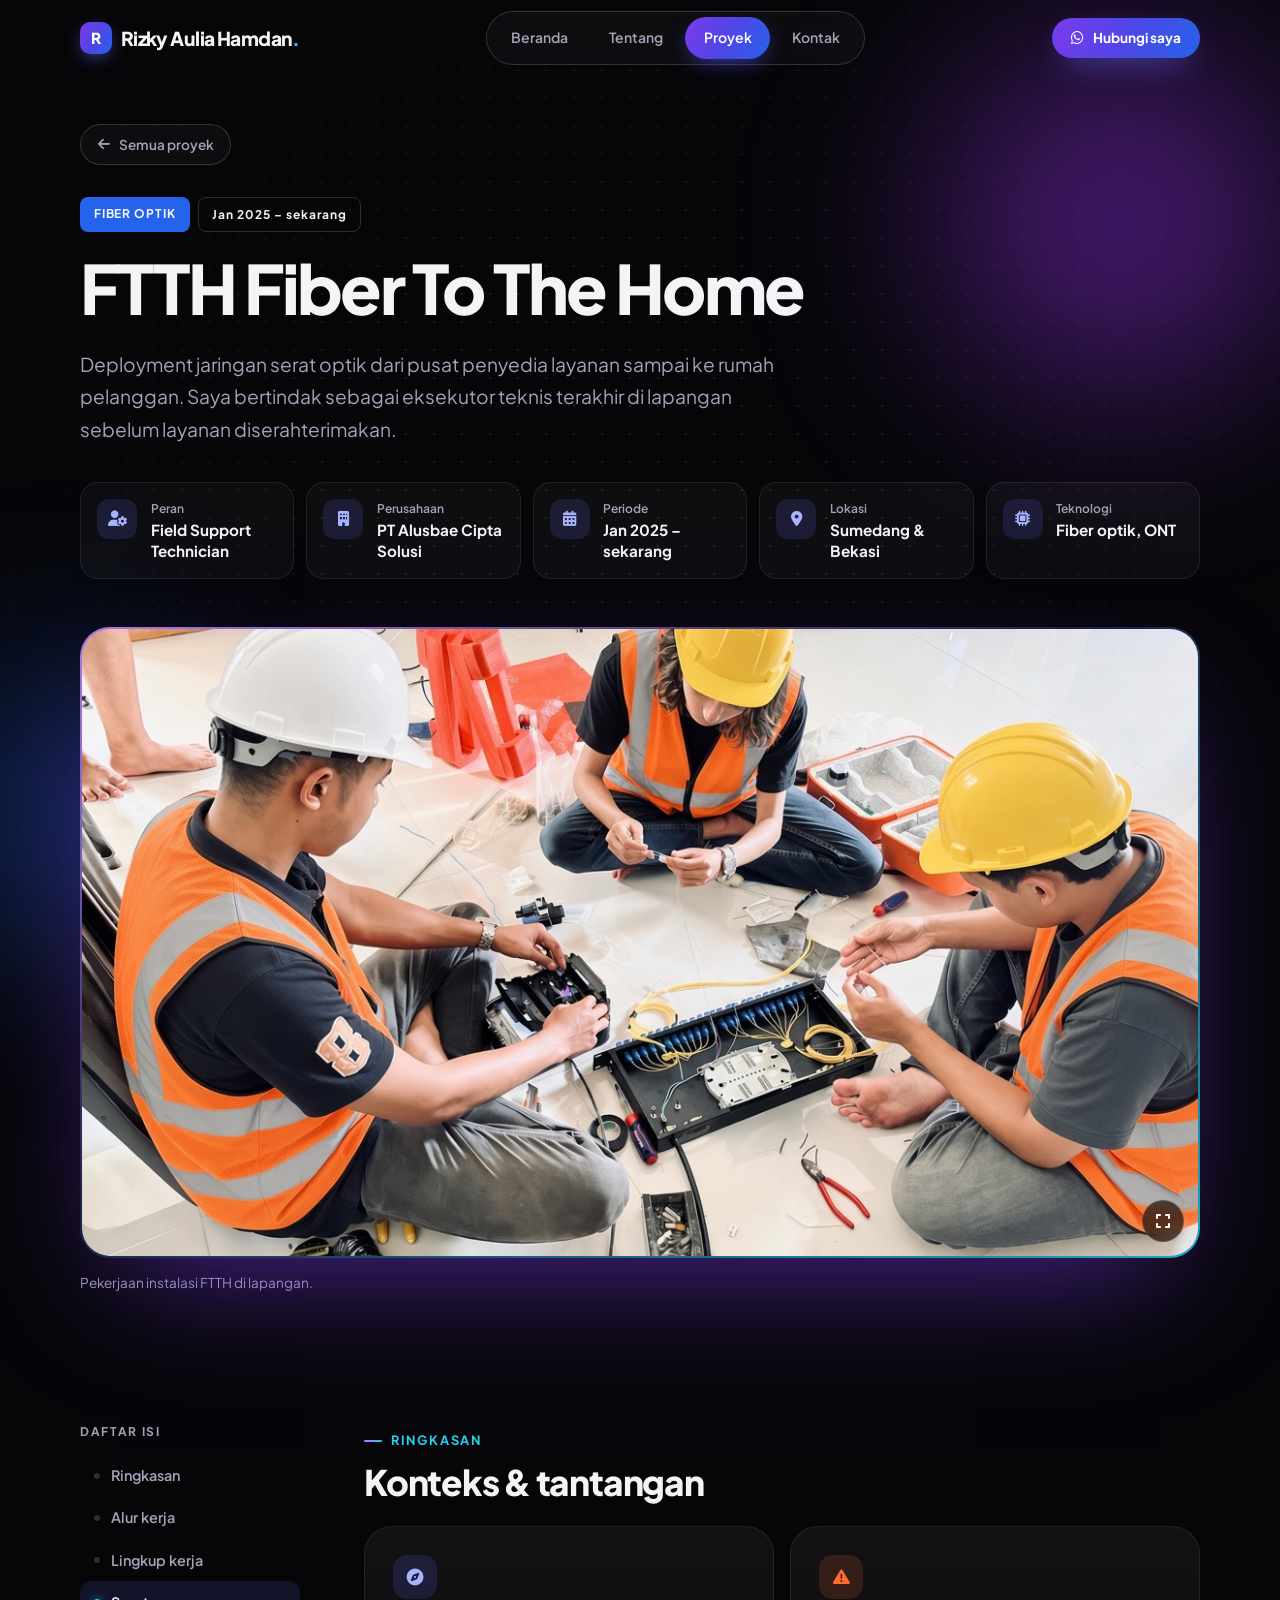
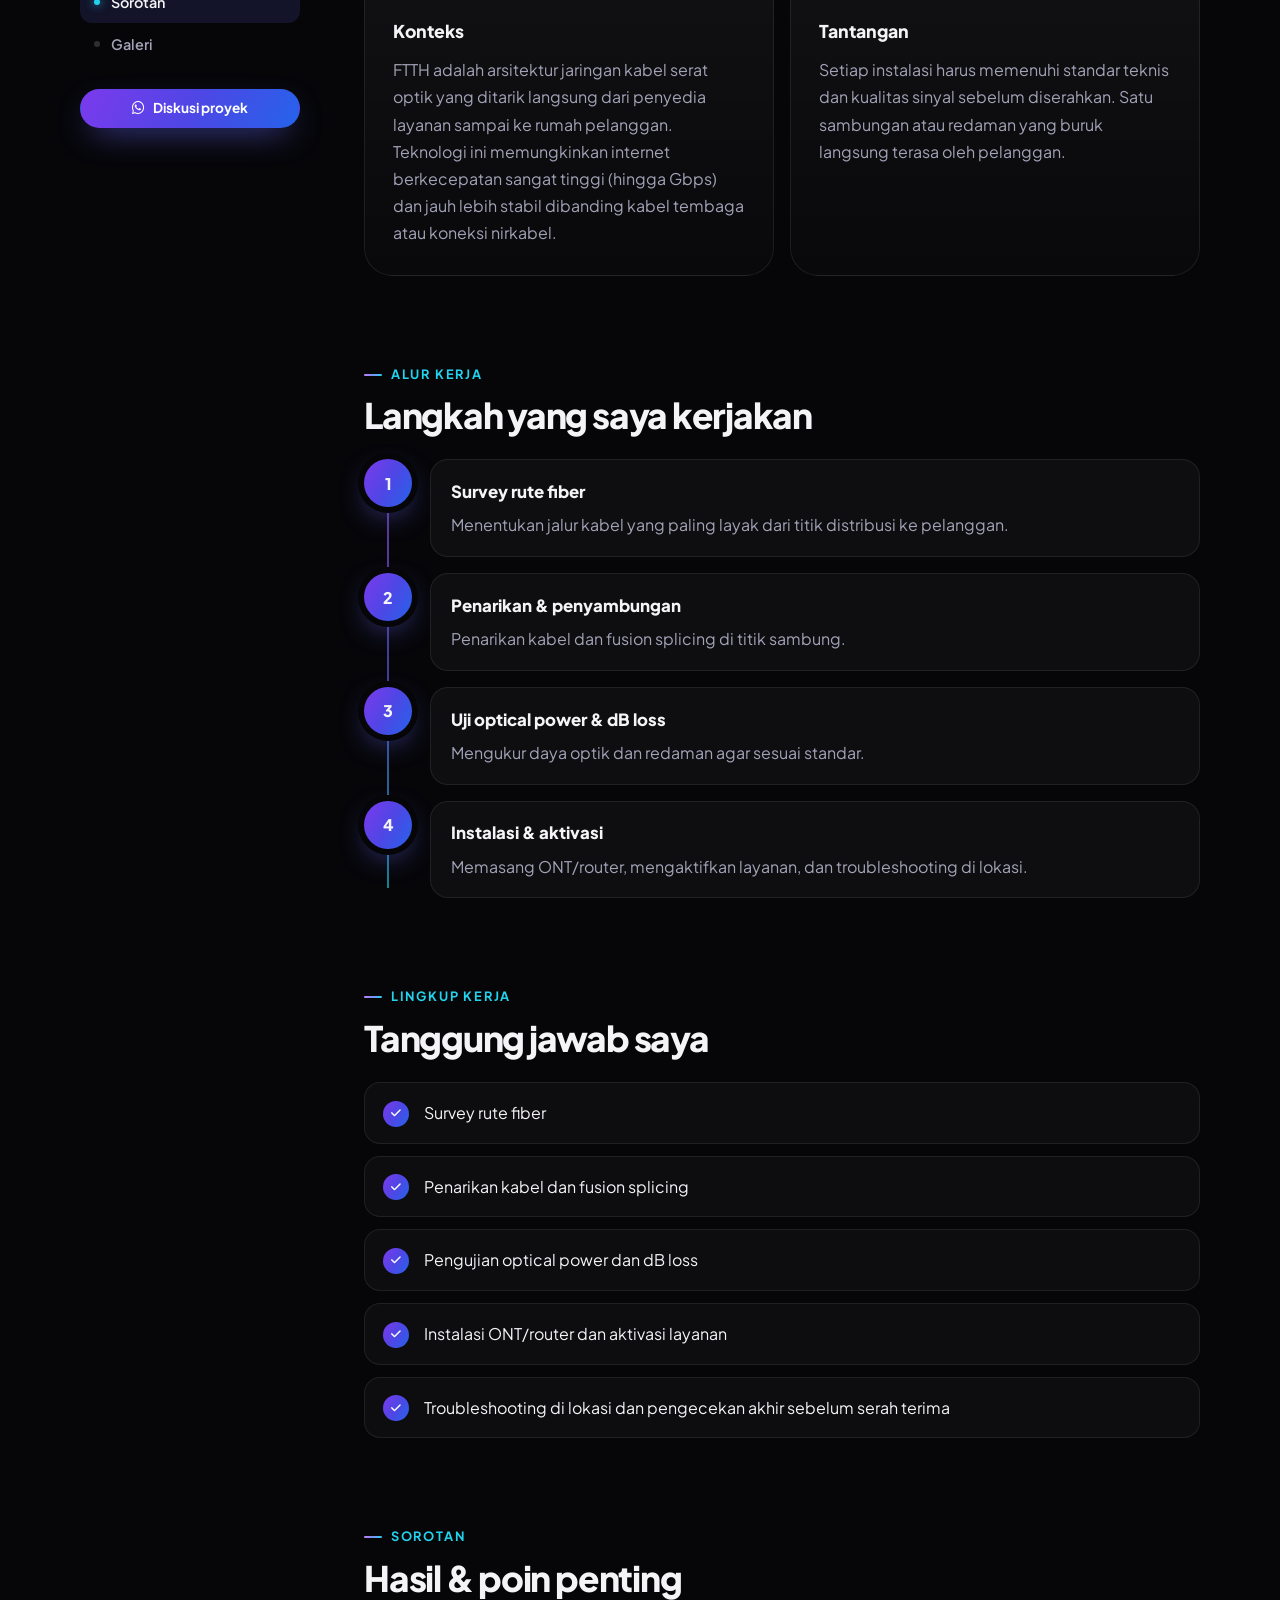
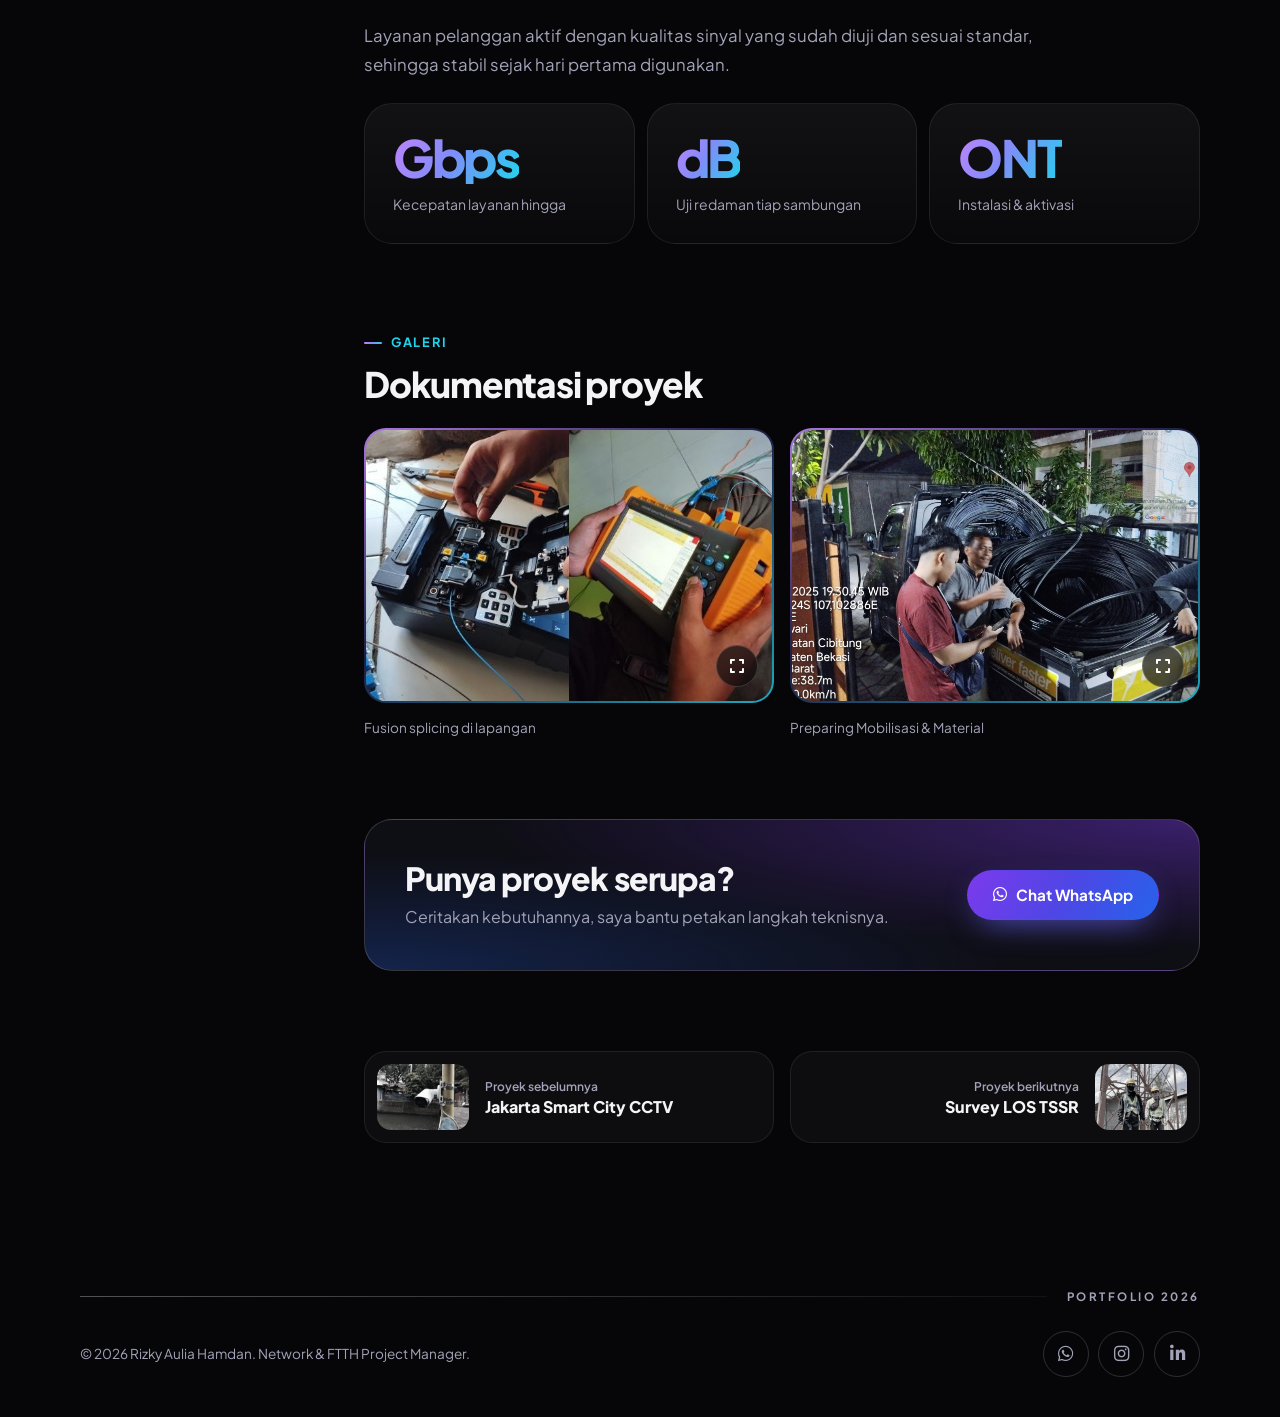
<file: projects/ftth-fiber-to-the-home.html>
<!DOCTYPE html>
<html lang="id">
<head>
  <meta charset="UTF-8">
  <meta name="viewport" content="width=device-width, initial-scale=1, viewport-fit=cover">
  <title>FTTH Fiber To The Home | Rizky Aulia Hamdan</title>
  <meta name="description" content="Deployment jaringan serat optik dari pusat penyedia layanan sampai ke rumah pelanggan. Saya bertindak sebagai eksekutor teknis terakhir di lapangan sebelum layanan diserahterimakan.">
  <meta name="theme-color" content="#060609">
  <meta property="og:title" content="FTTH Fiber To The Home | Rizky Aulia Hamdan">
  <meta property="og:image" content="../images/projects/ftth-fiber-to-the-home-cover.jpg">

  <link rel="icon" href="../images/favicon.svg" type="image/svg+xml">
  <link rel="preconnect" href="https://fonts.googleapis.com">
  <link rel="preconnect" href="https://fonts.gstatic.com" crossorigin>
  <link rel="stylesheet" href="https://fonts.googleapis.com/css2?family=Plus+Jakarta+Sans:wght@400;500;600;700;800&display=swap">
  <link rel="stylesheet" href="https://cdnjs.cloudflare.com/ajax/libs/font-awesome/6.5.1/css/all.min.css" referrerpolicy="no-referrer">

  <!-- "../" = naik satu folder, karena file ini ada di dalam folder projects/ -->
  <link rel="stylesheet" href="../css/style.css">
  <script>document.documentElement.classList.add("js");</script>
  <script src="../js/main.js" defer></script>
</head>
<body>
  <a class="skip-link" href="#konten">Lewati ke konten</a>
  <div class="scroll-progress" aria-hidden="true"><span></span></div>

  <header class="site-header">
    <div class="container header-inner">
      <a class="brand" href="../index.html">
        <span class="brand-mark" aria-hidden="true">R</span>
        <span>Rizky Aulia Hamdan<span class="brand-dot">.</span></span>
      </a>
      <nav class="pill-nav" aria-label="Navigasi utama">
        <a href="../index.html">Beranda</a>
        <a href="../index.html#tentang">Tentang</a>
        <a href="../index.html#proyek" class="is-active" aria-current="page">Proyek</a>
        <a href="../index.html#kontak">Kontak</a>
      </nav>
      <!-- GANTI: nomor WhatsApp -->
      <a class="btn btn-primary btn-sm header-cta" href="https://wa.me/6281234567890" target="_blank" rel="noopener noreferrer">
        <i class="fa-brands fa-whatsapp" aria-hidden="true"></i> Hubungi saya
      </a>
      <div class="header-social">
        <a class="social-btn" href="https://instagram.com/username-anda" target="_blank" rel="noopener noreferrer" aria-label="Instagram"><i class="fa-brands fa-instagram" aria-hidden="true"></i></a>
        <a class="social-btn" href="https://www.linkedin.com/in/username-anda" target="_blank" rel="noopener noreferrer" aria-label="LinkedIn"><i class="fa-brands fa-linkedin-in" aria-hidden="true"></i></a>
      </div>
    </div>
  </header>

  <main id="konten">
    <!-- ===== Judul & data proyek ===== -->
    <section class="page-hero">
      <div class="glow glow--violet"></div>
      <div class="glow glow--blue"></div>
      <div class="container">
        <a class="back-pill" href="../index.html#proyek"><i class="fa-solid fa-arrow-left" aria-hidden="true"></i> Semua proyek</a>
        <div class="page-meta" data-reveal>
          <span class="meta-label">Fiber optik</span>
          <span class="meta-year">Jan 2025 – sekarang</span>
        </div>
        <h1 class="page-title" data-reveal>FTTH Fiber To The Home</h1>
        <p class="page-lead" data-reveal>Deployment jaringan serat optik dari pusat penyedia layanan sampai ke rumah pelanggan. Saya bertindak sebagai eksekutor teknis terakhir di lapangan sebelum layanan diserahterimakan.</p>

        <!-- GANTI: sesuaikan data proyek (peran, klien, periode, lokasi, teknologi) -->
        <dl class="facts" data-reveal>
          <div class="fact">
            <span class="card-icon"><i class="fa-solid fa-user-gear" aria-hidden="true"></i></span>
            <div><dt>Peran</dt><dd>Field Support Technician</dd></div>
          </div>
          <div class="fact">
            <span class="card-icon"><i class="fa-solid fa-building" aria-hidden="true"></i></span>
            <div><dt>Perusahaan</dt><dd>PT Alusbae Cipta Solusi</dd></div>
          </div>
          <div class="fact">
            <span class="card-icon"><i class="fa-solid fa-calendar-days" aria-hidden="true"></i></span>
            <div><dt>Periode</dt><dd>Jan 2025 – sekarang</dd></div>
          </div>
          <div class="fact">
            <span class="card-icon"><i class="fa-solid fa-location-dot" aria-hidden="true"></i></span>
            <div><dt>Lokasi</dt><dd>Sumedang & Bekasi</dd></div>
          </div>
          <div class="fact">
            <span class="card-icon"><i class="fa-solid fa-microchip" aria-hidden="true"></i></span>
            <div><dt>Teknologi</dt><dd>Fiber optik, ONT</dd></div>
          </div>
        </dl>

        <figure class="cover" data-reveal>
          <!-- GANTI: timpa images/projects/ftth-fiber-to-the-home-cover.jpg (rasio 16:10, mis. 1600 x 1000 px) -->
          <button class="cover-frame" type="button" data-lightbox="../images/projects/ftth-fiber-to-the-home-cover.jpg" data-caption="Pekerjaan instalasi FTTH di lapangan." aria-label="Perbesar gambar utama">
            <img src="../images/projects/ftth-fiber-to-the-home-cover.jpg" alt="Proyek FTTH Fiber To The Home" width="1600" height="1000">
            <span class="zoom-hint" aria-hidden="true"><i class="fa-solid fa-expand"></i></span>
          </button>
          <figcaption>Pekerjaan instalasi FTTH di lapangan.</figcaption>
        </figure>
      </div>
    </section>

    <!-- ===== Isi proyek ===== -->
    <div class="container detail-layout">
      <aside class="toc" aria-label="Daftar isi">
        <p class="toc-label">Daftar isi</p>
        <nav>
          <a href="#ringkasan" data-spy="ringkasan" class="is-active">Ringkasan</a>
          <a href="#alur-kerja" data-spy="alur-kerja">Alur kerja</a>
          <a href="#lingkup" data-spy="lingkup">Lingkup kerja</a>
          <a href="#sorotan" data-spy="sorotan">Sorotan</a>
          <a href="#galeri" data-spy="galeri">Galeri</a>
        </nav>
        <a class="btn btn-primary btn-sm" href="https://wa.me/6281234567890" target="_blank" rel="noopener noreferrer"><i class="fa-brands fa-whatsapp" aria-hidden="true"></i> Diskusi proyek</a>
      </aside>

      <div class="detail-content">
        <section id="ringkasan">
          <p class="eyebrow">Ringkasan</p>
          <h2 class="block-title">Konteks &amp; tantangan</h2>
          <div class="duo">
            <article class="card info-card" data-reveal>
              <span class="card-icon"><i class="fa-solid fa-compass" aria-hidden="true"></i></span>
              <h3>Konteks</h3>
              <p>FTTH adalah arsitektur jaringan kabel serat optik yang ditarik langsung dari penyedia layanan sampai ke rumah pelanggan. Teknologi ini memungkinkan internet berkecepatan sangat tinggi (hingga Gbps) dan jauh lebih stabil dibanding kabel tembaga atau koneksi nirkabel.</p>
            </article>
            <article class="card info-card info-card--alert" data-reveal>
              <span class="card-icon"><i class="fa-solid fa-triangle-exclamation" aria-hidden="true"></i></span>
              <h3>Tantangan</h3>
              <p>Setiap instalasi harus memenuhi standar teknis dan kualitas sinyal sebelum diserahkan. Satu sambungan atau redaman yang buruk langsung terasa oleh pelanggan.</p>
            </article>
          </div>
        </section>

        <section id="alur-kerja">
          <p class="eyebrow">Alur kerja</p>
          <h2 class="block-title">Langkah yang saya kerjakan</h2>
          <ol class="timeline" data-reveal>
            <li>
              <span class="node">1</span>
              <div class="step-card"><h3>Survey rute fiber</h3><p>Menentukan jalur kabel yang paling layak dari titik distribusi ke pelanggan.</p></div>
            </li>
            <li>
              <span class="node">2</span>
              <div class="step-card"><h3>Penarikan &amp; penyambungan</h3><p>Penarikan kabel dan fusion splicing di titik sambung.</p></div>
            </li>
            <li>
              <span class="node">3</span>
              <div class="step-card"><h3>Uji optical power &amp; dB loss</h3><p>Mengukur daya optik dan redaman agar sesuai standar.</p></div>
            </li>
            <li>
              <span class="node">4</span>
              <div class="step-card"><h3>Instalasi &amp; aktivasi</h3><p>Memasang ONT/router, mengaktifkan layanan, dan troubleshooting di lokasi.</p></div>
            </li>
          </ol>
        </section>

        <section id="lingkup">
          <p class="eyebrow">Lingkup kerja</p>
          <h2 class="block-title">Tanggung jawab saya</h2>
          <ul class="checklist" data-reveal>
            <li><i class="fa-solid fa-check" aria-hidden="true"></i><span>Survey rute fiber</span></li>
            <li><i class="fa-solid fa-check" aria-hidden="true"></i><span>Penarikan kabel dan fusion splicing</span></li>
            <li><i class="fa-solid fa-check" aria-hidden="true"></i><span>Pengujian optical power dan dB loss</span></li>
            <li><i class="fa-solid fa-check" aria-hidden="true"></i><span>Instalasi ONT/router dan aktivasi layanan</span></li>
            <li><i class="fa-solid fa-check" aria-hidden="true"></i><span>Troubleshooting di lokasi dan pengecekan akhir sebelum serah terima</span></li>
          </ul>
        </section>

        <section id="sorotan">
          <p class="eyebrow">Sorotan</p>
          <h2 class="block-title">Hasil &amp; poin penting</h2>
          <!-- GANTI: tambahkan angka hasil nyata jika ada (jumlah titik, homepass, site, dll.) -->
          <p class="result-text" data-reveal>Layanan pelanggan aktif dengan kualitas sinyal yang sudah diuji dan sesuai standar, sehingga stabil sejak hari pertama digunakan.</p>
          <div class="stats" data-reveal>
            <div class="card">
              <p class="stat-value">Gbps</p>
              <p class="stat-label">Kecepatan layanan hingga</p>
            </div>
            <div class="card">
              <p class="stat-value">dB</p>
              <p class="stat-label">Uji redaman tiap sambungan</p>
            </div>
            <div class="card">
              <p class="stat-value">ONT</p>
              <p class="stat-label">Instalasi &amp; aktivasi</p>
            </div>
          </div>
        </section>

        <section id="galeri">
          <p class="eyebrow">Galeri</p>
          <h2 class="block-title">Dokumentasi proyek</h2>
          <div class="gallery" data-reveal>
            <figure>
              <!-- GANTI: timpa images/projects/ftth-fiber-to-the-home-1.jpg (rasio 3:2, mis. 1200 x 800 px) dan teks keterangannya -->
              <button class="gallery-item" type="button" data-lightbox="../images/projects/ftth-fiber-to-the-home-1.jpg" data-caption="Fusion splicing di lapangan" aria-label="Perbesar gambar: Fusion splicing di lapangan">
                <img src="../images/projects/ftth-fiber-to-the-home-1.jpg" alt="Fusion splicing di lapangan" width="1200" height="800" loading="lazy">
                <span class="zoom-hint" aria-hidden="true"><i class="fa-solid fa-expand"></i></span>
              </button>
              <figcaption>Fusion splicing di lapangan</figcaption>
            </figure>
            <figure>
              <!-- GANTI: timpa images/projects/ftth-fiber-to-the-home-2.jpg (rasio 3:2, mis. 1200 x 800 px) dan teks keterangannya -->
              <button class="gallery-item" type="button" data-lightbox="../images/projects/ftth-fiber-to-the-home-2.jpg" data-caption="Preparing Mobilisasi & Material" aria-label="Perbesar gambar: Preparing Mobilisasi & Material">
                <img src="../images/projects/ftth-fiber-to-the-home-2.jpg" alt="Preparing Mobilisasi & Material" width="1200" height="800" loading="lazy">
                <span class="zoom-hint" aria-hidden="true"><i class="fa-solid fa-expand"></i></span>
              </button>
              <figcaption>Preparing Mobilisasi & Material</figcaption>
            </figure>
          </div>
        </section>

        <div class="cta-band" data-reveal>
          <div>
            <h2>Punya proyek serupa?</h2>
            <p>Ceritakan kebutuhannya, saya bantu petakan langkah teknisnya.</p>
          </div>
          <a class="btn btn-primary" href="https://wa.me/6281234567890" target="_blank" rel="noopener noreferrer"><i class="fa-brands fa-whatsapp" aria-hidden="true"></i> Chat WhatsApp</a>
        </div>

        <nav class="pager" aria-label="Proyek lain">
          <a class="pager-card" href="jakarta-smart-city-cctv.html">
            <img src="../images/projects/jakarta-smart-city-cctv-cover.jpg" alt="" width="92" height="66" loading="lazy">
            <div><small>Proyek sebelumnya</small><strong>Jakarta Smart City CCTV</strong></div>
          </a>
          <a class="pager-card pager-card--next" href="survey-los-tssr.html">
            <img src="../images/projects/survey-los-tssr-cover.jpg" alt="" width="92" height="66" loading="lazy">
            <div><small>Proyek berikutnya</small><strong>Survey LOS TSSR</strong></div>
          </a>
        </nav>
      </div>
    </div>
  </main>

  <footer class="site-footer">
    <div class="container">
      <div class="footer-mark">
        <span class="hero-line" aria-hidden="true"></span>
        <span>Portfolio 2026</span>
      </div>
      <div class="footer-inner">
        <p>&copy; <span data-year>2026</span> Rizky Aulia Hamdan. Network &amp; FTTH Project Manager.</p>
        <div class="social-row">
          <!-- GANTI: link WhatsApp, Instagram, LinkedIn (sama dengan di index.html) -->
          <a class="social-btn" href="https://wa.me/6281234567890" target="_blank" rel="noopener noreferrer" aria-label="WhatsApp"><i class="fa-brands fa-whatsapp" aria-hidden="true"></i></a>
          <a class="social-btn" href="https://instagram.com/username-anda" target="_blank" rel="noopener noreferrer" aria-label="Instagram"><i class="fa-brands fa-instagram" aria-hidden="true"></i></a>
          <a class="social-btn" href="https://www.linkedin.com/in/username-anda" target="_blank" rel="noopener noreferrer" aria-label="LinkedIn"><i class="fa-brands fa-linkedin-in" aria-hidden="true"></i></a>
        </div>
      </div>
    </div>
  </footer>

  <!-- Dock navigasi khusus HP -->
  <nav class="dock" aria-label="Navigasi cepat">
    <a href="../index.html"><i class="fa-solid fa-house" aria-hidden="true"></i><span>Beranda</span></a>
    <a href="../index.html#tentang"><i class="fa-solid fa-user" aria-hidden="true"></i><span>Tentang</span></a>
    <a href="../index.html#proyek" class="is-active" aria-current="page"><i class="fa-solid fa-briefcase" aria-hidden="true"></i><span>Proyek</span></a>
    <a href="../index.html#kontak"><i class="fa-solid fa-paper-plane" aria-hidden="true"></i><span>Kontak</span></a>
    <a class="dock-wa" href="https://wa.me/6281234567890" target="_blank" rel="noopener noreferrer" aria-label="Chat WhatsApp"><i class="fa-brands fa-whatsapp" aria-hidden="true"></i></a>
  </nav>
</body>
</html>
</file>
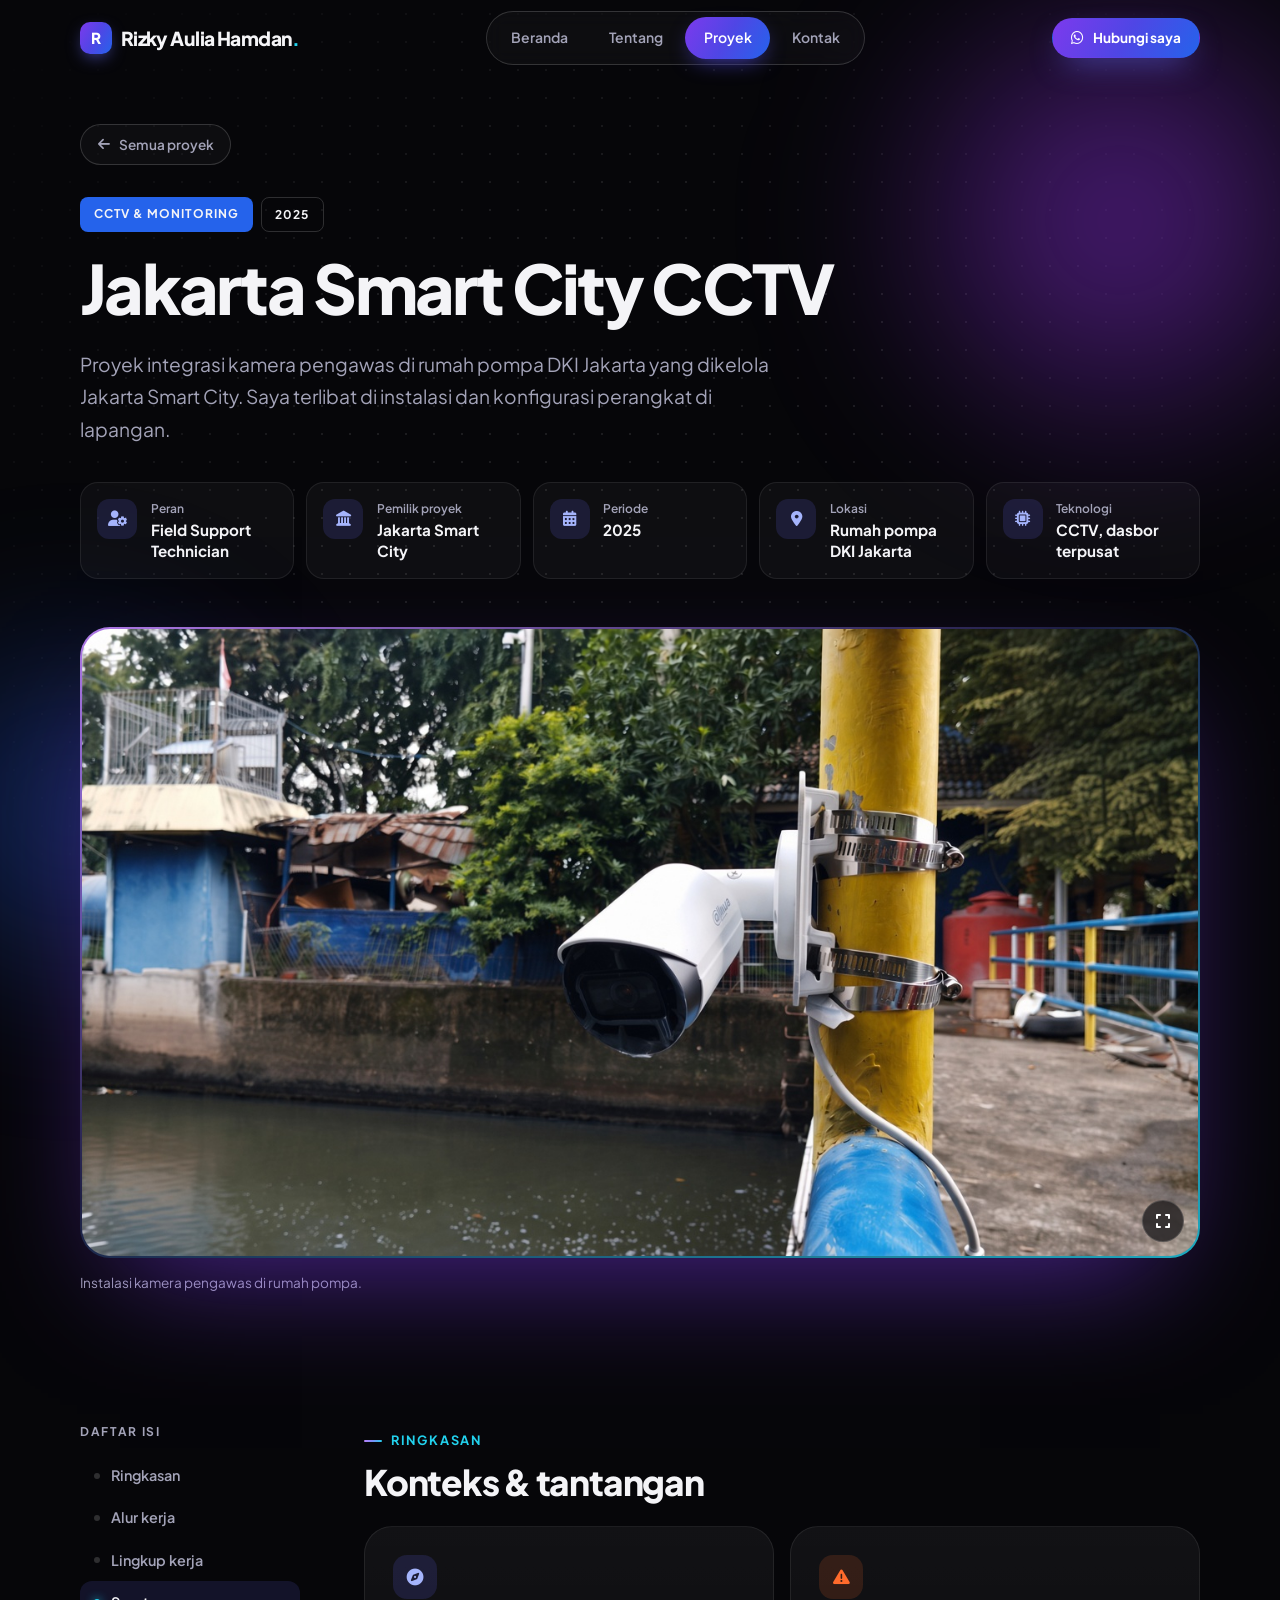
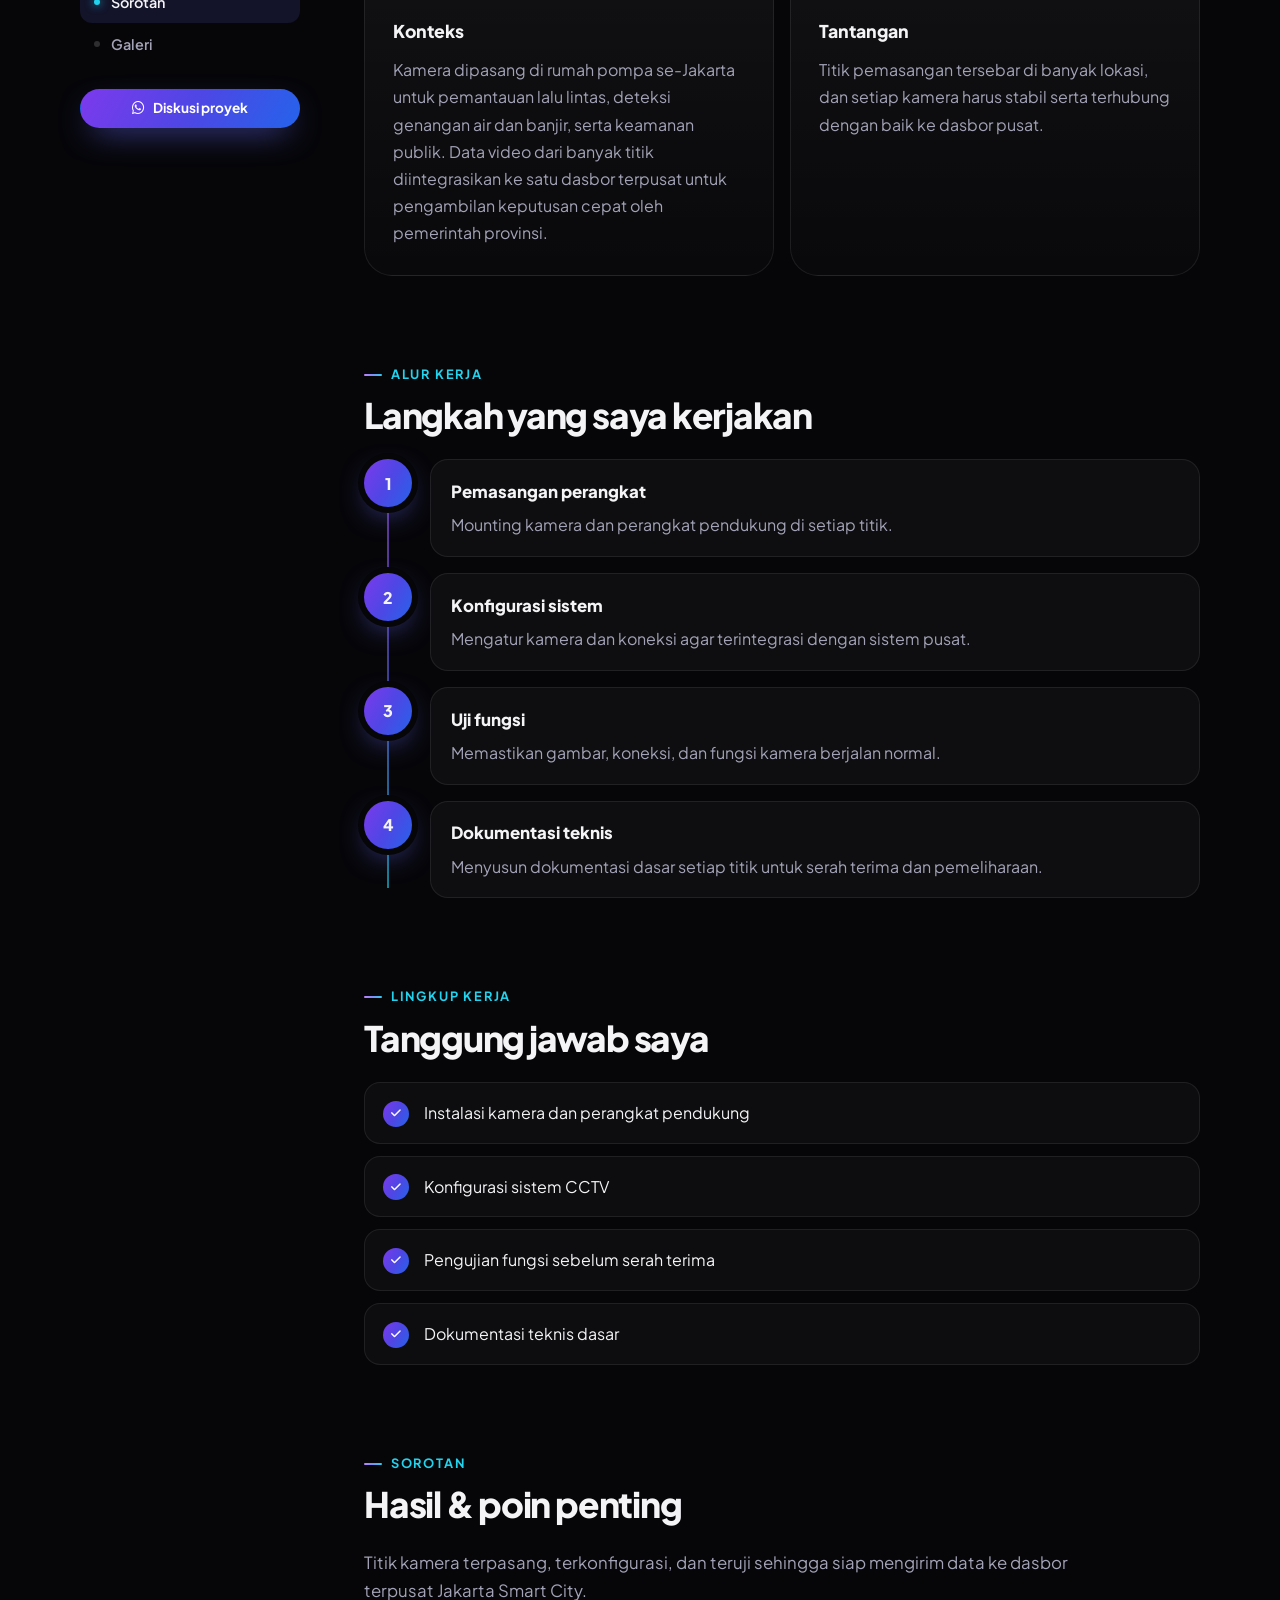
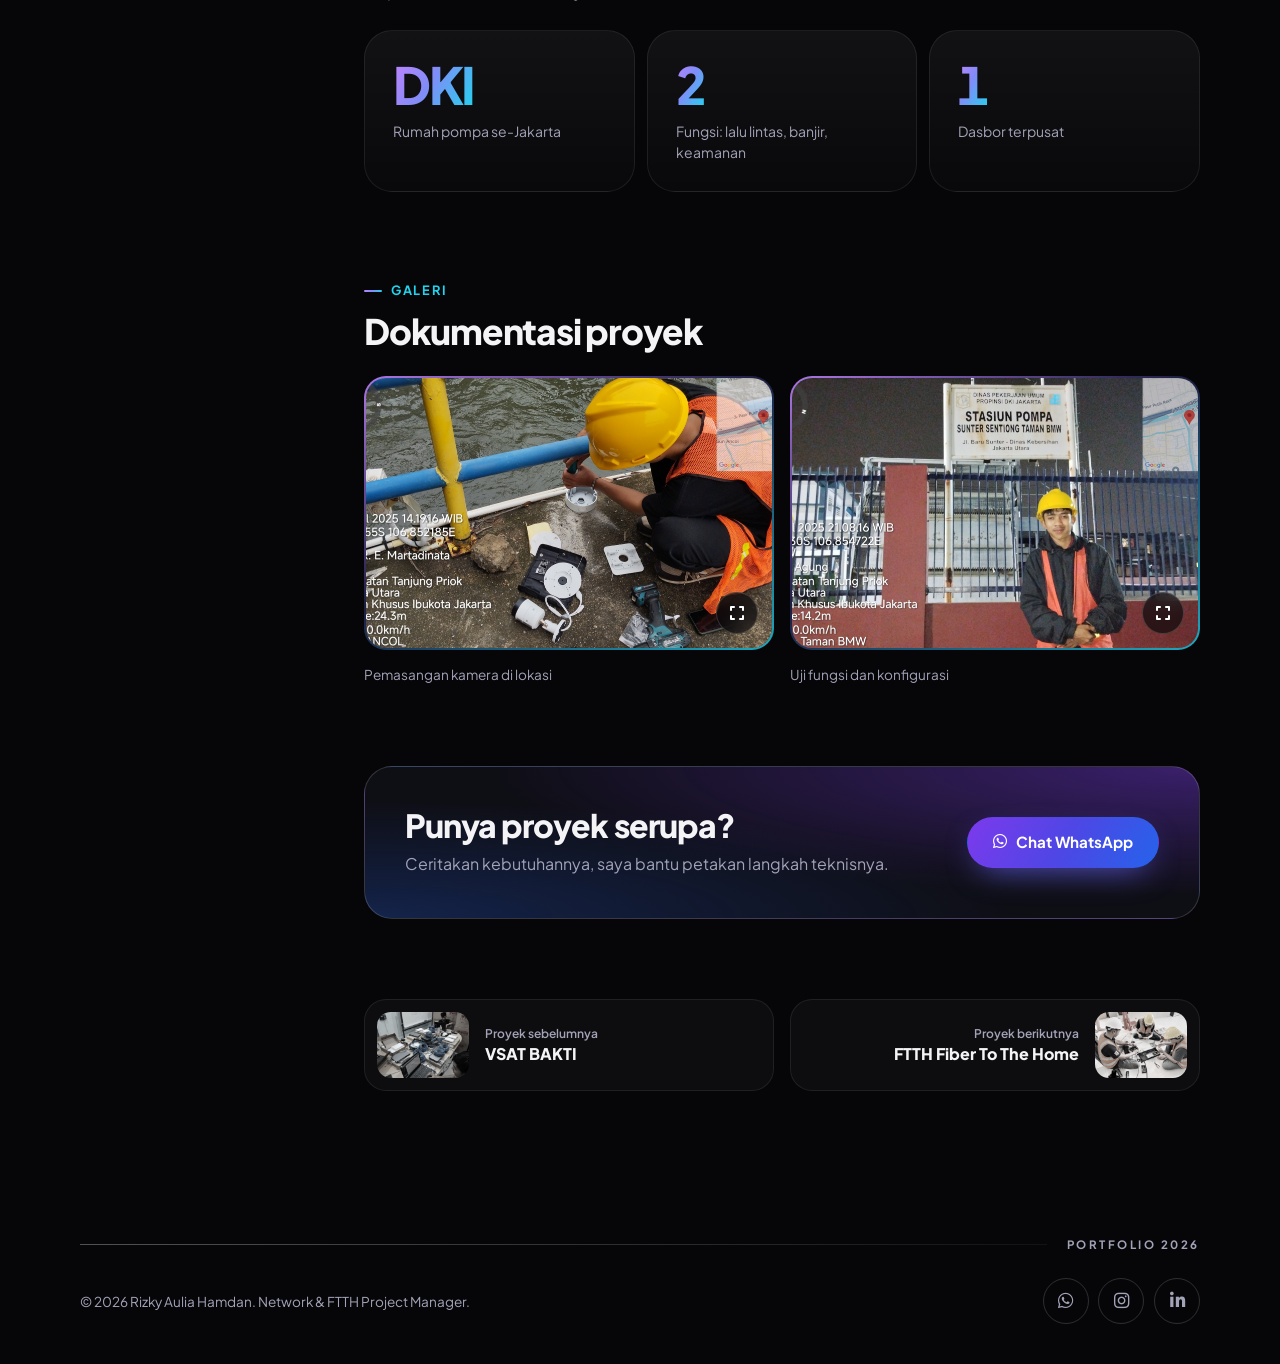
<file: projects/jakarta-smart-city-cctv.html>
<!DOCTYPE html>
<html lang="id">
<head>
  <meta charset="UTF-8">
  <meta name="viewport" content="width=device-width, initial-scale=1, viewport-fit=cover">
  <title>Jakarta Smart City CCTV | Rizky Aulia Hamdan</title>
  <meta name="description" content="Proyek integrasi kamera pengawas di rumah pompa DKI Jakarta yang dikelola Jakarta Smart City. Saya terlibat di instalasi dan konfigurasi perangkat di lapangan.">
  <meta name="theme-color" content="#060609">
  <meta property="og:title" content="Jakarta Smart City CCTV | Rizky Aulia Hamdan">
  <meta property="og:image" content="../images/projects/jakarta-smart-city-cctv-cover.jpg">

  <link rel="icon" href="../images/favicon.svg" type="image/svg+xml">
  <link rel="preconnect" href="https://fonts.googleapis.com">
  <link rel="preconnect" href="https://fonts.gstatic.com" crossorigin>
  <link rel="stylesheet" href="https://fonts.googleapis.com/css2?family=Plus+Jakarta+Sans:wght@400;500;600;700;800&display=swap">
  <link rel="stylesheet" href="https://cdnjs.cloudflare.com/ajax/libs/font-awesome/6.5.1/css/all.min.css" referrerpolicy="no-referrer">

  <!-- "../" = naik satu folder, karena file ini ada di dalam folder projects/ -->
  <link rel="stylesheet" href="../css/style.css">
  <script>document.documentElement.classList.add("js");</script>
  <script src="../js/main.js" defer></script>
</head>
<body>
  <a class="skip-link" href="#konten">Lewati ke konten</a>
  <div class="scroll-progress" aria-hidden="true"><span></span></div>

  <header class="site-header">
    <div class="container header-inner">
      <a class="brand" href="../index.html">
        <span class="brand-mark" aria-hidden="true">R</span>
        <span>Rizky Aulia Hamdan<span class="brand-dot">.</span></span>
      </a>
      <nav class="pill-nav" aria-label="Navigasi utama">
        <a href="../index.html">Beranda</a>
        <a href="../index.html#tentang">Tentang</a>
        <a href="../index.html#proyek" class="is-active" aria-current="page">Proyek</a>
        <a href="../index.html#kontak">Kontak</a>
      </nav>
      <!-- GANTI: nomor WhatsApp -->
      <a class="btn btn-primary btn-sm header-cta" href="https://wa.me/6281234567890" target="_blank" rel="noopener noreferrer">
        <i class="fa-brands fa-whatsapp" aria-hidden="true"></i> Hubungi saya
      </a>
      <div class="header-social">
        <a class="social-btn" href="https://instagram.com/username-anda" target="_blank" rel="noopener noreferrer" aria-label="Instagram"><i class="fa-brands fa-instagram" aria-hidden="true"></i></a>
        <a class="social-btn" href="https://www.linkedin.com/in/username-anda" target="_blank" rel="noopener noreferrer" aria-label="LinkedIn"><i class="fa-brands fa-linkedin-in" aria-hidden="true"></i></a>
      </div>
    </div>
  </header>

  <main id="konten">
    <!-- ===== Judul & data proyek ===== -->
    <section class="page-hero">
      <div class="glow glow--violet"></div>
      <div class="glow glow--blue"></div>
      <div class="container">
        <a class="back-pill" href="../index.html#proyek"><i class="fa-solid fa-arrow-left" aria-hidden="true"></i> Semua proyek</a>
        <div class="page-meta" data-reveal>
          <span class="meta-label">CCTV &amp; monitoring</span>
          <span class="meta-year">2025</span>
        </div>
        <h1 class="page-title" data-reveal>Jakarta Smart City CCTV</h1>
        <p class="page-lead" data-reveal>Proyek integrasi kamera pengawas di rumah pompa DKI Jakarta yang dikelola Jakarta Smart City. Saya terlibat di instalasi dan konfigurasi perangkat di lapangan.</p>

        <!-- GANTI: sesuaikan data proyek (peran, klien, periode, lokasi, teknologi) -->
        <dl class="facts" data-reveal>
          <div class="fact">
            <span class="card-icon"><i class="fa-solid fa-user-gear" aria-hidden="true"></i></span>
            <div><dt>Peran</dt><dd>Field Support Technician</dd></div>
          </div>
          <div class="fact">
            <span class="card-icon"><i class="fa-solid fa-landmark" aria-hidden="true"></i></span>
            <div><dt>Pemilik proyek</dt><dd>Jakarta Smart City</dd></div>
          </div>
          <div class="fact">
            <span class="card-icon"><i class="fa-solid fa-calendar-days" aria-hidden="true"></i></span>
            <div><dt>Periode</dt><dd>2025</dd></div>
          </div>
          <div class="fact">
            <span class="card-icon"><i class="fa-solid fa-location-dot" aria-hidden="true"></i></span>
            <div><dt>Lokasi</dt><dd>Rumah pompa DKI Jakarta</dd></div>
          </div>
          <div class="fact">
            <span class="card-icon"><i class="fa-solid fa-microchip" aria-hidden="true"></i></span>
            <div><dt>Teknologi</dt><dd>CCTV, dasbor terpusat</dd></div>
          </div>
        </dl>

        <figure class="cover" data-reveal>
          <!-- GANTI: timpa images/projects/jakarta-smart-city-cctv-cover.jpg (rasio 16:10, mis. 1600 x 1000 px) -->
          <button class="cover-frame" type="button" data-lightbox="../images/projects/jakarta-smart-city-cctv-cover.jpg" data-caption="Instalasi kamera pengawas di rumah pompa." aria-label="Perbesar gambar utama">
            <img src="../images/projects/jakarta-smart-city-cctv-cover.jpg" alt="Proyek CCTV Jakarta Smart City" width="1600" height="1000">
            <span class="zoom-hint" aria-hidden="true"><i class="fa-solid fa-expand"></i></span>
          </button>
          <figcaption>Instalasi kamera pengawas di rumah pompa.</figcaption>
        </figure>
      </div>
    </section>

    <!-- ===== Isi proyek ===== -->
    <div class="container detail-layout">
      <aside class="toc" aria-label="Daftar isi">
        <p class="toc-label">Daftar isi</p>
        <nav>
          <a href="#ringkasan" data-spy="ringkasan" class="is-active">Ringkasan</a>
          <a href="#alur-kerja" data-spy="alur-kerja">Alur kerja</a>
          <a href="#lingkup" data-spy="lingkup">Lingkup kerja</a>
          <a href="#sorotan" data-spy="sorotan">Sorotan</a>
          <a href="#galeri" data-spy="galeri">Galeri</a>
        </nav>
        <a class="btn btn-primary btn-sm" href="https://wa.me/6281234567890" target="_blank" rel="noopener noreferrer"><i class="fa-brands fa-whatsapp" aria-hidden="true"></i> Diskusi proyek</a>
      </aside>

      <div class="detail-content">
        <section id="ringkasan">
          <p class="eyebrow">Ringkasan</p>
          <h2 class="block-title">Konteks &amp; tantangan</h2>
          <div class="duo">
            <article class="card info-card" data-reveal>
              <span class="card-icon"><i class="fa-solid fa-compass" aria-hidden="true"></i></span>
              <h3>Konteks</h3>
              <p>Kamera dipasang di rumah pompa se-Jakarta untuk pemantauan lalu lintas, deteksi genangan air dan banjir, serta keamanan publik. Data video dari banyak titik diintegrasikan ke satu dasbor terpusat untuk pengambilan keputusan cepat oleh pemerintah provinsi.</p>
            </article>
            <article class="card info-card info-card--alert" data-reveal>
              <span class="card-icon"><i class="fa-solid fa-triangle-exclamation" aria-hidden="true"></i></span>
              <h3>Tantangan</h3>
              <p>Titik pemasangan tersebar di banyak lokasi, dan setiap kamera harus stabil serta terhubung dengan baik ke dasbor pusat.</p>
            </article>
          </div>
        </section>

        <section id="alur-kerja">
          <p class="eyebrow">Alur kerja</p>
          <h2 class="block-title">Langkah yang saya kerjakan</h2>
          <ol class="timeline" data-reveal>
            <li>
              <span class="node">1</span>
              <div class="step-card"><h3>Pemasangan perangkat</h3><p>Mounting kamera dan perangkat pendukung di setiap titik.</p></div>
            </li>
            <li>
              <span class="node">2</span>
              <div class="step-card"><h3>Konfigurasi sistem</h3><p>Mengatur kamera dan koneksi agar terintegrasi dengan sistem pusat.</p></div>
            </li>
            <li>
              <span class="node">3</span>
              <div class="step-card"><h3>Uji fungsi</h3><p>Memastikan gambar, koneksi, dan fungsi kamera berjalan normal.</p></div>
            </li>
            <li>
              <span class="node">4</span>
              <div class="step-card"><h3>Dokumentasi teknis</h3><p>Menyusun dokumentasi dasar setiap titik untuk serah terima dan pemeliharaan.</p></div>
            </li>
          </ol>
        </section>

        <section id="lingkup">
          <p class="eyebrow">Lingkup kerja</p>
          <h2 class="block-title">Tanggung jawab saya</h2>
          <ul class="checklist" data-reveal>
            <li><i class="fa-solid fa-check" aria-hidden="true"></i><span>Instalasi kamera dan perangkat pendukung</span></li>
            <li><i class="fa-solid fa-check" aria-hidden="true"></i><span>Konfigurasi sistem CCTV</span></li>
            <li><i class="fa-solid fa-check" aria-hidden="true"></i><span>Pengujian fungsi sebelum serah terima</span></li>
            <li><i class="fa-solid fa-check" aria-hidden="true"></i><span>Dokumentasi teknis dasar</span></li>
          </ul>
        </section>

        <section id="sorotan">
          <p class="eyebrow">Sorotan</p>
          <h2 class="block-title">Hasil &amp; poin penting</h2>
          <!-- GANTI: tambahkan angka hasil nyata jika ada (jumlah titik, homepass, site, dll.) -->
          <p class="result-text" data-reveal>Titik kamera terpasang, terkonfigurasi, dan teruji sehingga siap mengirim data ke dasbor terpusat Jakarta Smart City.</p>
          <div class="stats" data-reveal>
            <div class="card">
              <p class="stat-value">DKI</p>
              <p class="stat-label">Rumah pompa se-Jakarta</p>
            </div>
            <div class="card">
              <p class="stat-value" data-count="3">3</p>
              <p class="stat-label">Fungsi: lalu lintas, banjir, keamanan</p>
            </div>
            <div class="card">
              <p class="stat-value" data-count="1">1</p>
              <p class="stat-label">Dasbor terpusat</p>
            </div>
          </div>
        </section>

        <section id="galeri">
          <p class="eyebrow">Galeri</p>
          <h2 class="block-title">Dokumentasi proyek</h2>
          <div class="gallery" data-reveal>
            <figure>
              <!-- GANTI: timpa images/projects/jakarta-smart-city-cctv-1.jpg (rasio 3:2, mis. 1200 x 800 px) dan teks keterangannya -->
              <button class="gallery-item" type="button" data-lightbox="../images/projects/jakarta-smart-city-cctv-1.jpg" data-caption="Pemasangan kamera di lokasi" aria-label="Perbesar gambar: Pemasangan kamera di lokasi">
                <img src="../images/projects/jakarta-smart-city-cctv-1.jpg" alt="Pemasangan kamera di lokasi" width="1200" height="800" loading="lazy">
                <span class="zoom-hint" aria-hidden="true"><i class="fa-solid fa-expand"></i></span>
              </button>
              <figcaption>Pemasangan kamera di lokasi</figcaption>
            </figure>
            <figure>
              <!-- GANTI: timpa images/projects/jakarta-smart-city-cctv-2.jpg (rasio 3:2, mis. 1200 x 800 px) dan teks keterangannya -->
              <button class="gallery-item" type="button" data-lightbox="../images/projects/jakarta-smart-city-cctv-2.jpg" data-caption="Uji fungsi dan konfigurasi" aria-label="Perbesar gambar: Uji fungsi dan konfigurasi">
                <img src="../images/projects/jakarta-smart-city-cctv-2.jpg" alt="Uji fungsi dan konfigurasi" width="1200" height="800" loading="lazy">
                <span class="zoom-hint" aria-hidden="true"><i class="fa-solid fa-expand"></i></span>
              </button>
              <figcaption>Uji fungsi dan konfigurasi</figcaption>
            </figure>
          </div>
        </section>

        <div class="cta-band" data-reveal>
          <div>
            <h2>Punya proyek serupa?</h2>
            <p>Ceritakan kebutuhannya, saya bantu petakan langkah teknisnya.</p>
          </div>
          <a class="btn btn-primary" href="https://wa.me/6281234567890" target="_blank" rel="noopener noreferrer"><i class="fa-brands fa-whatsapp" aria-hidden="true"></i> Chat WhatsApp</a>
        </div>

        <nav class="pager" aria-label="Proyek lain">
          <a class="pager-card" href="vsat-bakti.html">
            <img src="../images/projects/vsat-bakti-cover.jpg" alt="" width="92" height="66" loading="lazy">
            <div><small>Proyek sebelumnya</small><strong>VSAT BAKTI</strong></div>
          </a>
          <a class="pager-card pager-card--next" href="ftth-fiber-to-the-home.html">
            <img src="../images/projects/ftth-fiber-to-the-home-cover.jpg" alt="" width="92" height="66" loading="lazy">
            <div><small>Proyek berikutnya</small><strong>FTTH Fiber To The Home</strong></div>
          </a>
        </nav>
      </div>
    </div>
  </main>

  <footer class="site-footer">
    <div class="container">
      <div class="footer-mark">
        <span class="hero-line" aria-hidden="true"></span>
        <span>Portfolio 2026</span>
      </div>
      <div class="footer-inner">
        <p>&copy; <span data-year>2026</span> Rizky Aulia Hamdan. Network &amp; FTTH Project Manager.</p>
        <div class="social-row">
          <!-- GANTI: link WhatsApp, Instagram, LinkedIn (sama dengan di index.html) -->
          <a class="social-btn" href="https://wa.me/6281234567890" target="_blank" rel="noopener noreferrer" aria-label="WhatsApp"><i class="fa-brands fa-whatsapp" aria-hidden="true"></i></a>
          <a class="social-btn" href="https://instagram.com/username-anda" target="_blank" rel="noopener noreferrer" aria-label="Instagram"><i class="fa-brands fa-instagram" aria-hidden="true"></i></a>
          <a class="social-btn" href="https://www.linkedin.com/in/username-anda" target="_blank" rel="noopener noreferrer" aria-label="LinkedIn"><i class="fa-brands fa-linkedin-in" aria-hidden="true"></i></a>
        </div>
      </div>
    </div>
  </footer>

  <!-- Dock navigasi khusus HP -->
  <nav class="dock" aria-label="Navigasi cepat">
    <a href="../index.html"><i class="fa-solid fa-house" aria-hidden="true"></i><span>Beranda</span></a>
    <a href="../index.html#tentang"><i class="fa-solid fa-user" aria-hidden="true"></i><span>Tentang</span></a>
    <a href="../index.html#proyek" class="is-active" aria-current="page"><i class="fa-solid fa-briefcase" aria-hidden="true"></i><span>Proyek</span></a>
    <a href="../index.html#kontak"><i class="fa-solid fa-paper-plane" aria-hidden="true"></i><span>Kontak</span></a>
    <a class="dock-wa" href="https://wa.me/6281234567890" target="_blank" rel="noopener noreferrer" aria-label="Chat WhatsApp"><i class="fa-brands fa-whatsapp" aria-hidden="true"></i></a>
  </nav>
</body>
</html>
</file>
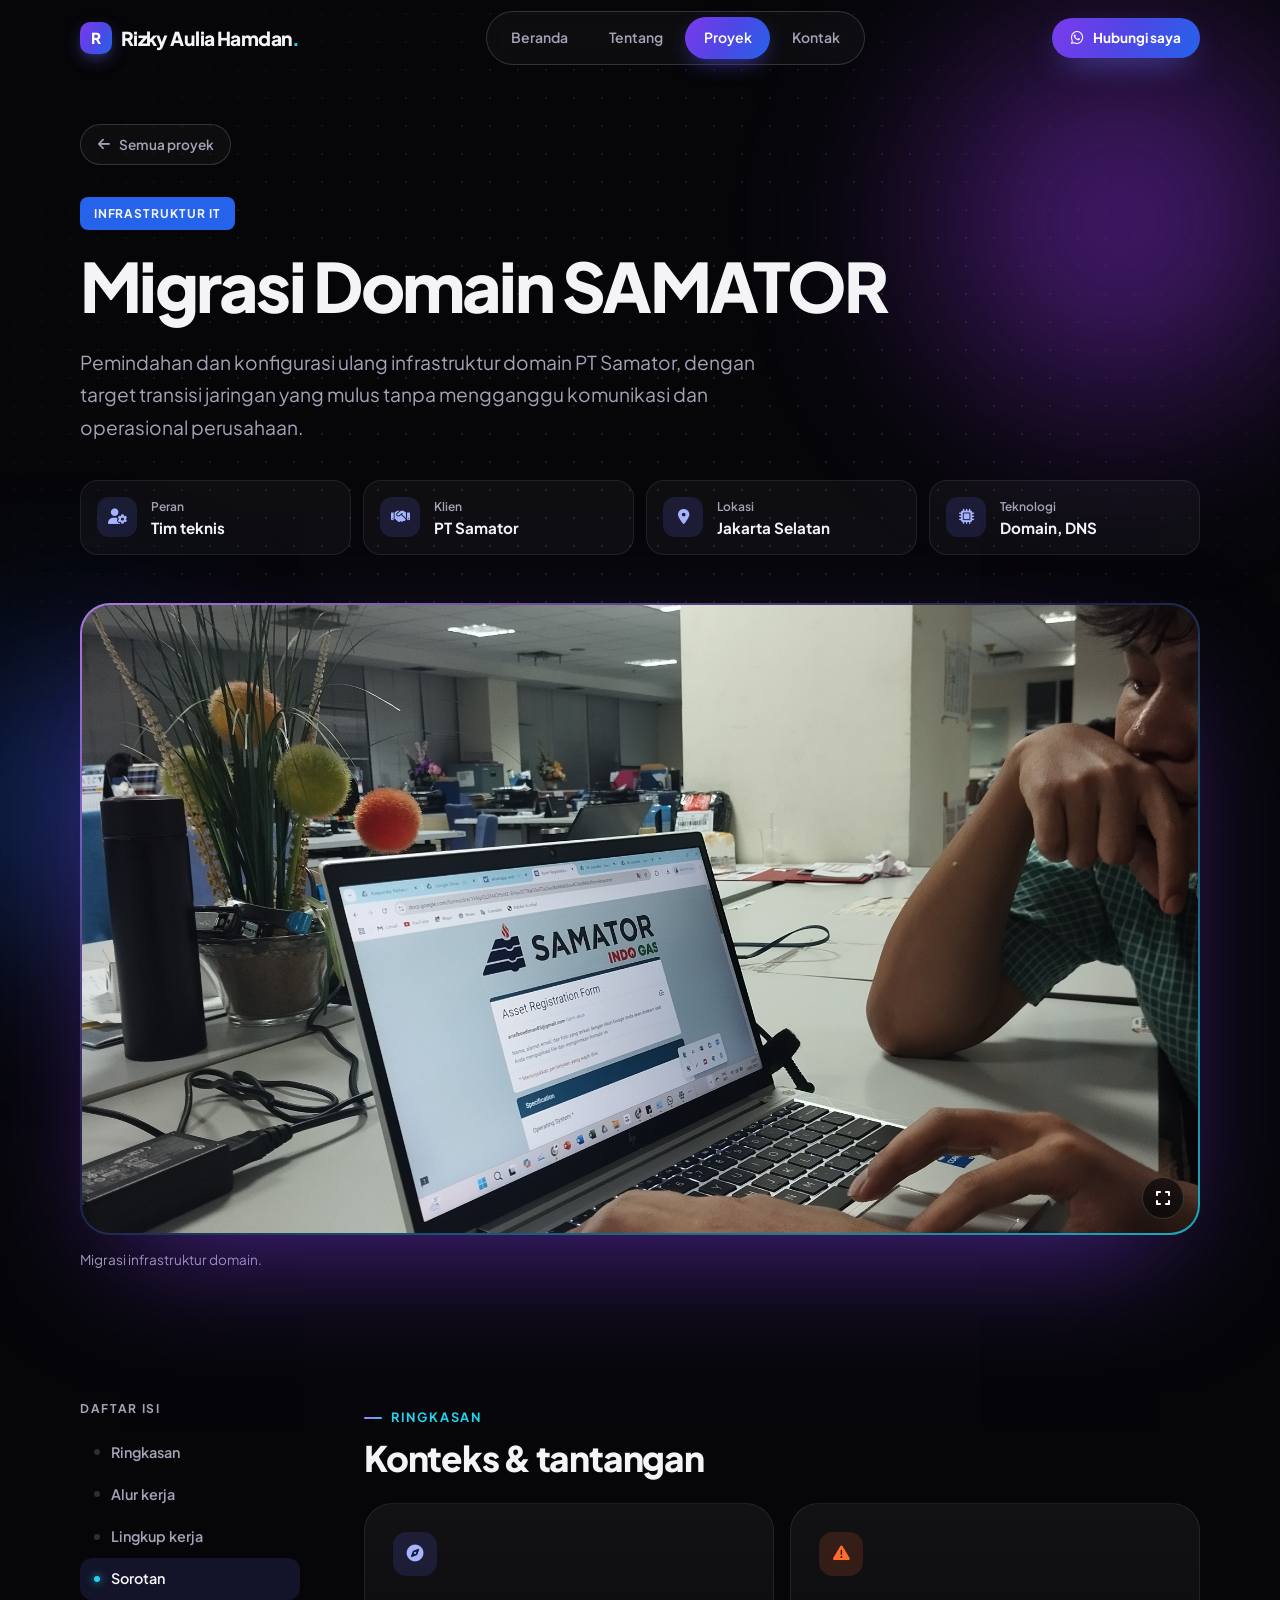
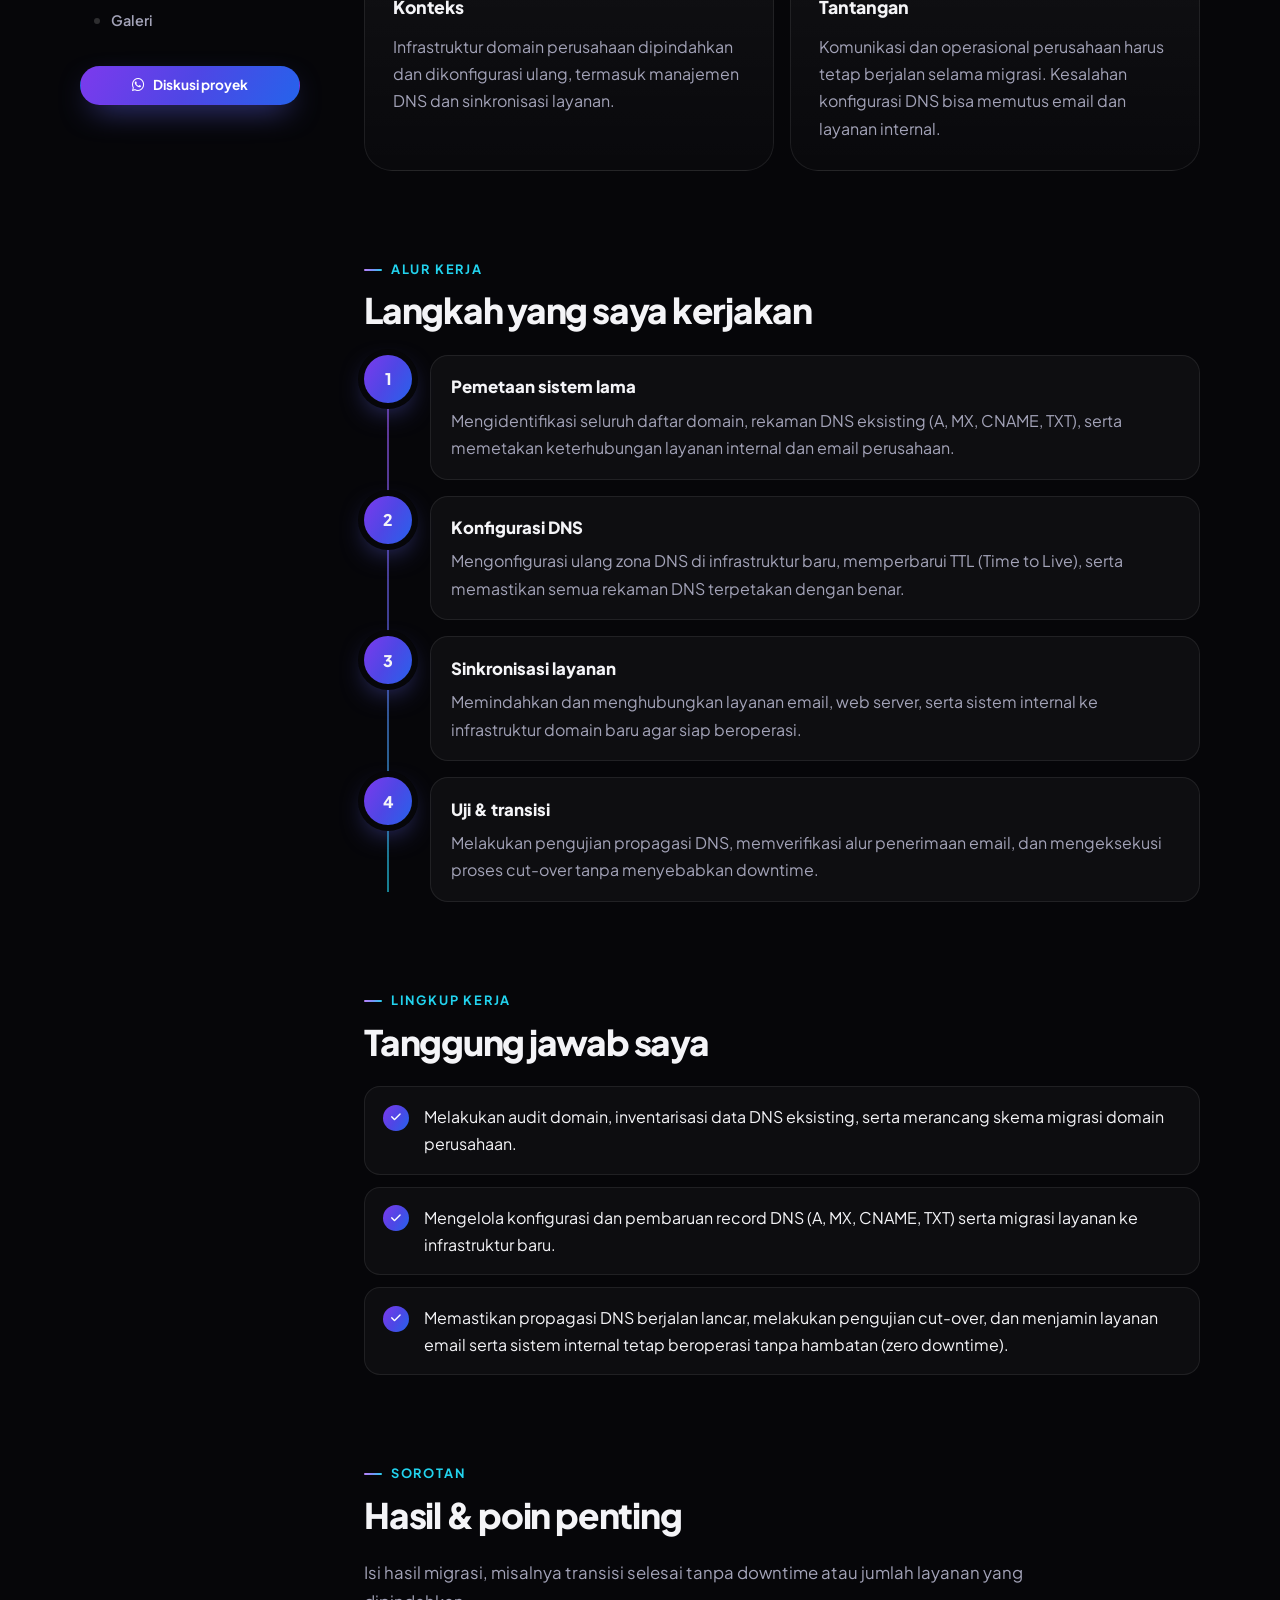
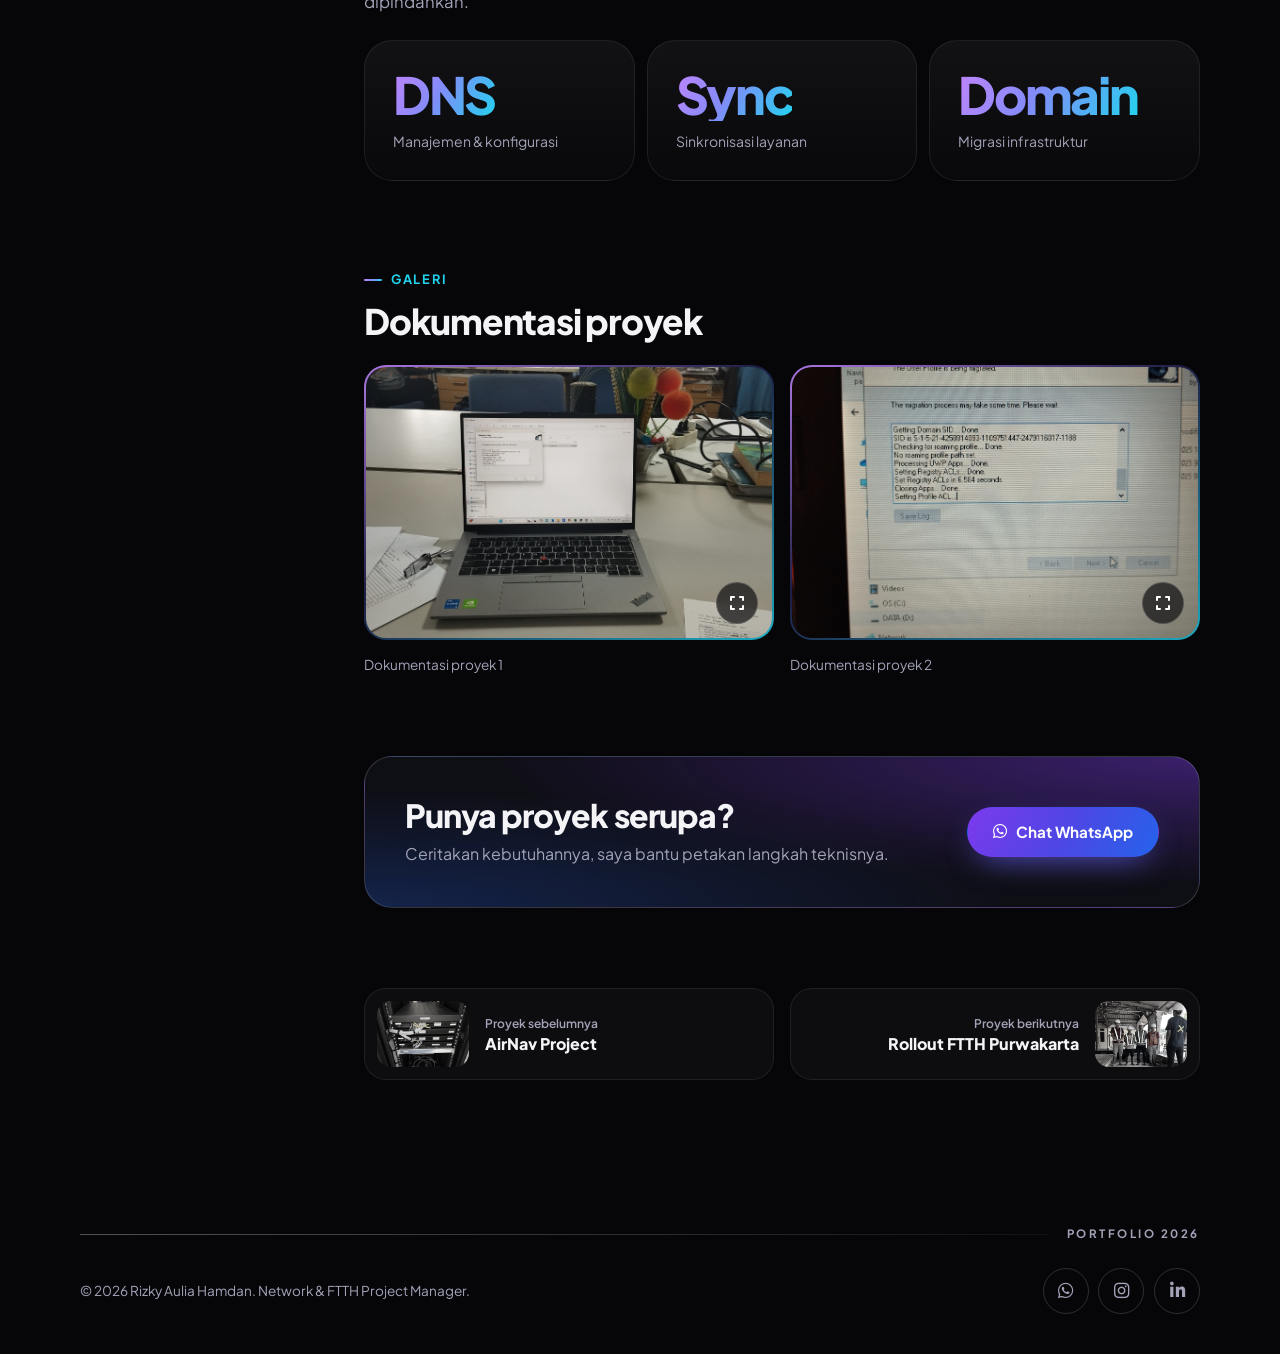
<file: projects/migrasi-domain-samator.html>
<!DOCTYPE html>
<html lang="id">
<head>
  <meta charset="UTF-8">
  <meta name="viewport" content="width=device-width, initial-scale=1, viewport-fit=cover">
  <title>Migrasi Domain SAMATOR | Rizky Aulia Hamdan</title>
  <meta name="description" content="Pemindahan dan konfigurasi ulang infrastruktur domain PT Samator, dengan target transisi jaringan yang mulus tanpa mengganggu komunikasi dan operasional perusahaan.">
  <meta name="theme-color" content="#060609">
  <meta property="og:title" content="Migrasi Domain SAMATOR | Rizky Aulia Hamdan">
  <meta property="og:image" content="../images/projects/migrasi-domain-samator-cover.jpg">

  <link rel="icon" href="../images/favicon.svg" type="image/svg+xml">
  <link rel="preconnect" href="https://fonts.googleapis.com">
  <link rel="preconnect" href="https://fonts.gstatic.com" crossorigin>
  <link rel="stylesheet" href="https://fonts.googleapis.com/css2?family=Plus+Jakarta+Sans:wght@400;500;600;700;800&display=swap">
  <link rel="stylesheet" href="https://cdnjs.cloudflare.com/ajax/libs/font-awesome/6.5.1/css/all.min.css" referrerpolicy="no-referrer">

  <!-- "../" = naik satu folder, karena file ini ada di dalam folder projects/ -->
  <link rel="stylesheet" href="../css/style.css">
  <script>document.documentElement.classList.add("js");</script>
  <script src="../js/main.js" defer></script>
</head>
<body>
  <a class="skip-link" href="#konten">Lewati ke konten</a>
  <div class="scroll-progress" aria-hidden="true"><span></span></div>

  <header class="site-header">
    <div class="container header-inner">
      <a class="brand" href="../index.html">
        <span class="brand-mark" aria-hidden="true">R</span>
        <span>Rizky Aulia Hamdan<span class="brand-dot">.</span></span>
      </a>
      <nav class="pill-nav" aria-label="Navigasi utama">
        <a href="../index.html">Beranda</a>
        <a href="../index.html#tentang">Tentang</a>
        <a href="../index.html#proyek" class="is-active" aria-current="page">Proyek</a>
        <a href="../index.html#kontak">Kontak</a>
      </nav>
      <!-- GANTI: nomor WhatsApp -->
      <a class="btn btn-primary btn-sm header-cta" href="https://wa.me/6281234567890" target="_blank" rel="noopener noreferrer">
        <i class="fa-brands fa-whatsapp" aria-hidden="true"></i> Hubungi saya
      </a>
      <div class="header-social">
        <a class="social-btn" href="https://instagram.com/username-anda" target="_blank" rel="noopener noreferrer" aria-label="Instagram"><i class="fa-brands fa-instagram" aria-hidden="true"></i></a>
        <a class="social-btn" href="https://www.linkedin.com/in/username-anda" target="_blank" rel="noopener noreferrer" aria-label="LinkedIn"><i class="fa-brands fa-linkedin-in" aria-hidden="true"></i></a>
      </div>
    </div>
  </header>

  <main id="konten">
    <!-- ===== Judul & data proyek ===== -->
    <section class="page-hero">
      <div class="glow glow--violet"></div>
      <div class="glow glow--blue"></div>
      <div class="container">
        <a class="back-pill" href="../index.html#proyek"><i class="fa-solid fa-arrow-left" aria-hidden="true"></i> Semua proyek</a>
        <div class="page-meta" data-reveal>
          <span class="meta-label">Infrastruktur IT</span>
        </div>
        <h1 class="page-title" data-reveal>Migrasi Domain SAMATOR</h1>
        <p class="page-lead" data-reveal>Pemindahan dan konfigurasi ulang infrastruktur domain PT Samator, dengan target transisi jaringan yang mulus tanpa mengganggu komunikasi dan operasional perusahaan.</p>

        <!-- GANTI: sesuaikan data proyek (peran, klien, periode, lokasi, teknologi) -->
        <dl class="facts" data-reveal>
          <div class="fact">
            <span class="card-icon"><i class="fa-solid fa-user-gear" aria-hidden="true"></i></span>
            <div><dt>Peran</dt><dd>Tim teknis</dd></div>
          </div>
          <div class="fact">
            <span class="card-icon"><i class="fa-solid fa-handshake" aria-hidden="true"></i></span>
            <div><dt>Klien</dt><dd>PT Samator</dd></div>
          </div>
          <div class="fact">
            <span class="card-icon"><i class="fa-solid fa-location-dot" aria-hidden="true"></i></span>
            <div><dt>Lokasi</dt><dd>Jakarta Selatan</dd></div>
          </div>
          <div class="fact">
            <span class="card-icon"><i class="fa-solid fa-microchip" aria-hidden="true"></i></span>
            <div><dt>Teknologi</dt><dd>Domain, DNS</dd></div>
          </div>
        </dl>

        <figure class="cover" data-reveal>
          <!-- GANTI: timpa images/projects/migrasi-domain-samator-cover.jpg (rasio 16:10, mis. 1600 x 1000 px) -->
          <button class="cover-frame" type="button" data-lightbox="../images/projects/migrasi-domain-samator-cover.jpg" data-caption="Migrasi infrastruktur domain." aria-label="Perbesar gambar utama">
            <img src="../images/projects/migrasi-domain-samator-cover.jpg" alt="Migrasi domain PT Samator" width="1600" height="1000">
            <span class="zoom-hint" aria-hidden="true"><i class="fa-solid fa-expand"></i></span>
          </button>
          <figcaption>Migrasi infrastruktur domain.</figcaption>
        </figure>
      </div>
    </section>

    <!-- ===== Isi proyek ===== -->
    <div class="container detail-layout">
      <aside class="toc" aria-label="Daftar isi">
        <p class="toc-label">Daftar isi</p>
        <nav>
          <a href="#ringkasan" data-spy="ringkasan" class="is-active">Ringkasan</a>
          <a href="#alur-kerja" data-spy="alur-kerja">Alur kerja</a>
          <a href="#lingkup" data-spy="lingkup">Lingkup kerja</a>
          <a href="#sorotan" data-spy="sorotan">Sorotan</a>
          <a href="#galeri" data-spy="galeri">Galeri</a>
        </nav>
        <a class="btn btn-primary btn-sm" href="https://wa.me/6281234567890" target="_blank" rel="noopener noreferrer"><i class="fa-brands fa-whatsapp" aria-hidden="true"></i> Diskusi proyek</a>
      </aside>

      <div class="detail-content">
        <section id="ringkasan">
          <p class="eyebrow">Ringkasan</p>
          <h2 class="block-title">Konteks &amp; tantangan</h2>
          <div class="duo">
            <article class="card info-card" data-reveal>
              <span class="card-icon"><i class="fa-solid fa-compass" aria-hidden="true"></i></span>
              <h3>Konteks</h3>
              <p>Infrastruktur domain perusahaan dipindahkan dan dikonfigurasi ulang, termasuk manajemen DNS dan sinkronisasi layanan.</p>
            </article>
            <article class="card info-card info-card--alert" data-reveal>
              <span class="card-icon"><i class="fa-solid fa-triangle-exclamation" aria-hidden="true"></i></span>
              <h3>Tantangan</h3>
              <p>Komunikasi dan operasional perusahaan harus tetap berjalan selama migrasi. Kesalahan konfigurasi DNS bisa memutus email dan layanan internal.</p>
            </article>
          </div>
        </section>

        <section id="alur-kerja">
          <p class="eyebrow">Alur kerja</p>
          <h2 class="block-title">Langkah yang saya kerjakan</h2>
          <ol class="timeline" data-reveal>
            <li>
              <span class="node">1</span>
              <div class="step-card"><h3>Pemetaan sistem lama</h3><p>Mengidentifikasi seluruh daftar domain, rekaman DNS eksisting (A, MX, CNAME, TXT), serta memetakan keterhubungan layanan internal dan email perusahaan.</p></div>
            </li>
            <li>
              <span class="node">2</span>
              <div class="step-card"><h3>Konfigurasi DNS</h3><p>Mengonfigurasi ulang zona DNS di infrastruktur baru, memperbarui TTL (Time to Live), serta memastikan semua rekaman DNS terpetakan dengan benar.</p></div>
            </li>
            <li>
              <span class="node">3</span>
              <div class="step-card"><h3>Sinkronisasi layanan</h3><p>Memindahkan dan menghubungkan layanan email, web server, serta sistem internal ke infrastruktur domain baru agar siap beroperasi.</p></div>
            </li>
            <li>
              <span class="node">4</span>
              <div class="step-card"><h3>Uji &amp; transisi</h3><p>Melakukan pengujian propagasi DNS, memverifikasi alur penerimaan email, dan mengeksekusi proses cut-over tanpa menyebabkan downtime.</p></div>
            </li>
          </ol>
        </section>

        <section id="lingkup">
          <p class="eyebrow">Lingkup kerja</p>
          <h2 class="block-title">Tanggung jawab saya</h2>
          <ul class="checklist" data-reveal>
            <li><i class="fa-solid fa-check" aria-hidden="true"></i><span>Melakukan audit domain, inventarisasi data DNS eksisting, serta merancang skema migrasi domain perusahaan.</span></li>
            <li><i class="fa-solid fa-check" aria-hidden="true"></i><span>Mengelola konfigurasi dan pembaruan record DNS (A, MX, CNAME, TXT) serta migrasi layanan ke infrastruktur baru.</span></li>
            <li><i class="fa-solid fa-check" aria-hidden="true"></i><span>Memastikan propagasi DNS berjalan lancar, melakukan pengujian cut-over, dan menjamin layanan email serta sistem internal tetap beroperasi tanpa hambatan (zero downtime).</span></li>
          </ul>
        </section>

        <section id="sorotan">
          <p class="eyebrow">Sorotan</p>
          <h2 class="block-title">Hasil &amp; poin penting</h2>
          <!-- GANTI: tambahkan angka hasil nyata jika ada (jumlah titik, homepass, site, dll.) -->
          <p class="result-text" data-reveal>Isi hasil migrasi, misalnya transisi selesai tanpa downtime atau jumlah layanan yang dipindahkan.</p>
          <div class="stats" data-reveal>
            <div class="card">
              <p class="stat-value">DNS</p>
              <p class="stat-label">Manajemen &amp; konfigurasi</p>
            </div>
            <div class="card">
              <p class="stat-value">Sync</p>
              <p class="stat-label">Sinkronisasi layanan</p>
            </div>
            <div class="card">
              <p class="stat-value">Domain</p>
              <p class="stat-label">Migrasi infrastruktur</p>
            </div>
          </div>
        </section>

        <section id="galeri">
          <p class="eyebrow">Galeri</p>
          <h2 class="block-title">Dokumentasi proyek</h2>
          <div class="gallery" data-reveal>
            <figure>
              <!-- GANTI: timpa images/projects/migrasi-domain-samator-1.jpg (rasio 3:2, mis. 1200 x 800 px) dan teks keterangannya -->
              <button class="gallery-item" type="button" data-lightbox="../images/projects/migrasi-domain-samator-1.jpg" data-caption="Dokumentasi proyek 1" aria-label="Perbesar gambar: Dokumentasi proyek 1">
                <img src="../images/projects/migrasi-domain-samator-1.jpg" alt="Dokumentasi proyek 1" width="1200" height="800" loading="lazy">
                <span class="zoom-hint" aria-hidden="true"><i class="fa-solid fa-expand"></i></span>
              </button>
              <figcaption>Dokumentasi proyek 1</figcaption>
            </figure>
            <figure>
              <!-- GANTI: timpa images/projects/migrasi-domain-samator-2.jpg (rasio 3:2, mis. 1200 x 800 px) dan teks keterangannya -->
              <button class="gallery-item" type="button" data-lightbox="../images/projects/migrasi-domain-samator-2.jpg" data-caption="Dokumentasi proyek 2" aria-label="Perbesar gambar: Dokumentasi proyek 2">
                <img src="../images/projects/migrasi-domain-samator-2.jpg" alt="Dokumentasi proyek 2" width="1200" height="800" loading="lazy">
                <span class="zoom-hint" aria-hidden="true"><i class="fa-solid fa-expand"></i></span>
              </button>
              <figcaption>Dokumentasi proyek 2</figcaption>
            </figure>
          </div>
        </section>

        <div class="cta-band" data-reveal>
          <div>
            <h2>Punya proyek serupa?</h2>
            <p>Ceritakan kebutuhannya, saya bantu petakan langkah teknisnya.</p>
          </div>
          <a class="btn btn-primary" href="https://wa.me/6281234567890" target="_blank" rel="noopener noreferrer"><i class="fa-brands fa-whatsapp" aria-hidden="true"></i> Chat WhatsApp</a>
        </div>

        <nav class="pager" aria-label="Proyek lain">
          <a class="pager-card" href="airnav-adsb.html">
            <img src="../images/projects/airnav-adsb-cover.jpg" alt="" width="92" height="66" loading="lazy">
            <div><small>Proyek sebelumnya</small><strong>AirNav Project</strong></div>
          </a>
          <a class="pager-card pager-card--next" href="rollout-ftth-purwakarta.html">
            <img src="../images/projects/rollout-ftth-purwakarta-cover.jpg" alt="" width="92" height="66" loading="lazy">
            <div><small>Proyek berikutnya</small><strong>Rollout FTTH Purwakarta</strong></div>
          </a>
        </nav>
      </div>
    </div>
  </main>

  <footer class="site-footer">
    <div class="container">
      <div class="footer-mark">
        <span class="hero-line" aria-hidden="true"></span>
        <span>Portfolio 2026</span>
      </div>
      <div class="footer-inner">
        <p>&copy; <span data-year>2026</span> Rizky Aulia Hamdan. Network &amp; FTTH Project Manager.</p>
        <div class="social-row">
          <!-- GANTI: link WhatsApp, Instagram, LinkedIn (sama dengan di index.html) -->
          <a class="social-btn" href="https://wa.me/6281234567890" target="_blank" rel="noopener noreferrer" aria-label="WhatsApp"><i class="fa-brands fa-whatsapp" aria-hidden="true"></i></a>
          <a class="social-btn" href="https://instagram.com/username-anda" target="_blank" rel="noopener noreferrer" aria-label="Instagram"><i class="fa-brands fa-instagram" aria-hidden="true"></i></a>
          <a class="social-btn" href="https://www.linkedin.com/in/username-anda" target="_blank" rel="noopener noreferrer" aria-label="LinkedIn"><i class="fa-brands fa-linkedin-in" aria-hidden="true"></i></a>
        </div>
      </div>
    </div>
  </footer>

  <!-- Dock navigasi khusus HP -->
  <nav class="dock" aria-label="Navigasi cepat">
    <a href="../index.html"><i class="fa-solid fa-house" aria-hidden="true"></i><span>Beranda</span></a>
    <a href="../index.html#tentang"><i class="fa-solid fa-user" aria-hidden="true"></i><span>Tentang</span></a>
    <a href="../index.html#proyek" class="is-active" aria-current="page"><i class="fa-solid fa-briefcase" aria-hidden="true"></i><span>Proyek</span></a>
    <a href="../index.html#kontak"><i class="fa-solid fa-paper-plane" aria-hidden="true"></i><span>Kontak</span></a>
    <a class="dock-wa" href="https://wa.me/6281234567890" target="_blank" rel="noopener noreferrer" aria-label="Chat WhatsApp"><i class="fa-brands fa-whatsapp" aria-hidden="true"></i></a>
  </nav>
</body>
</html>
</file>
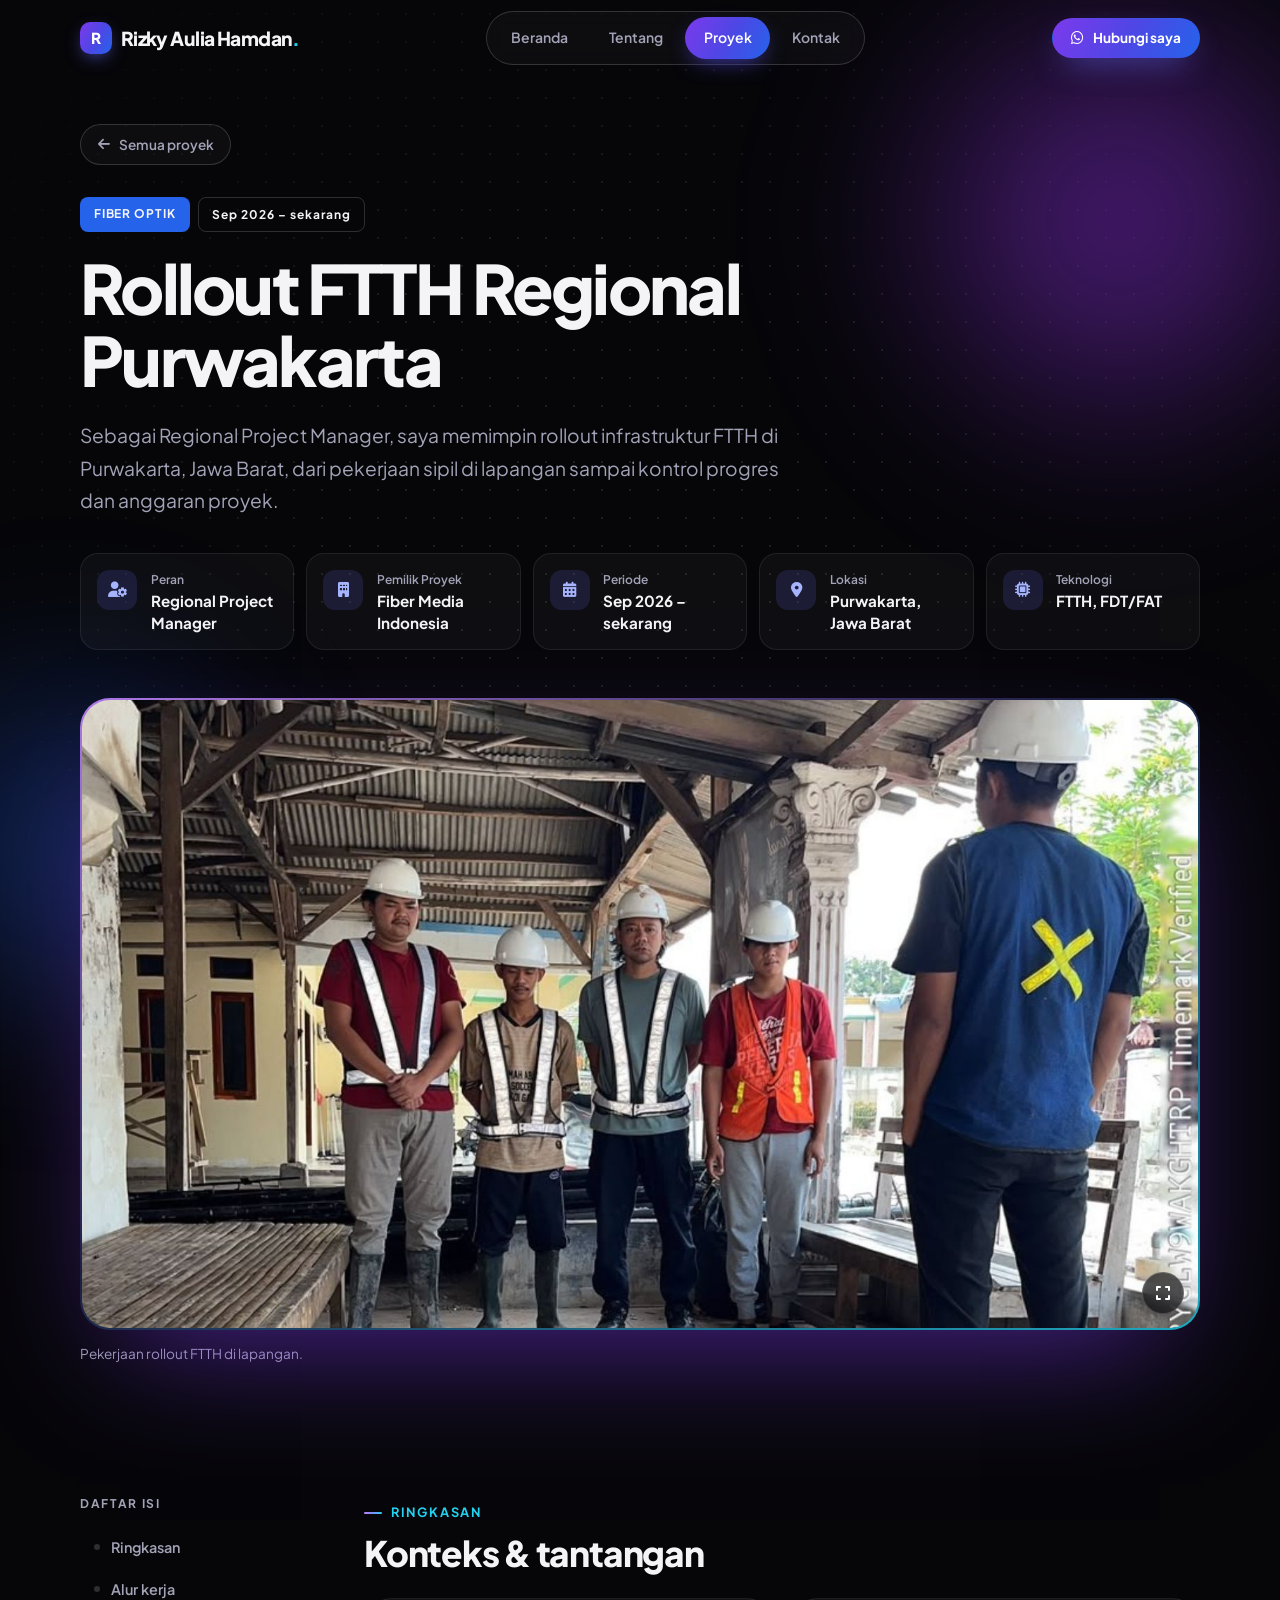
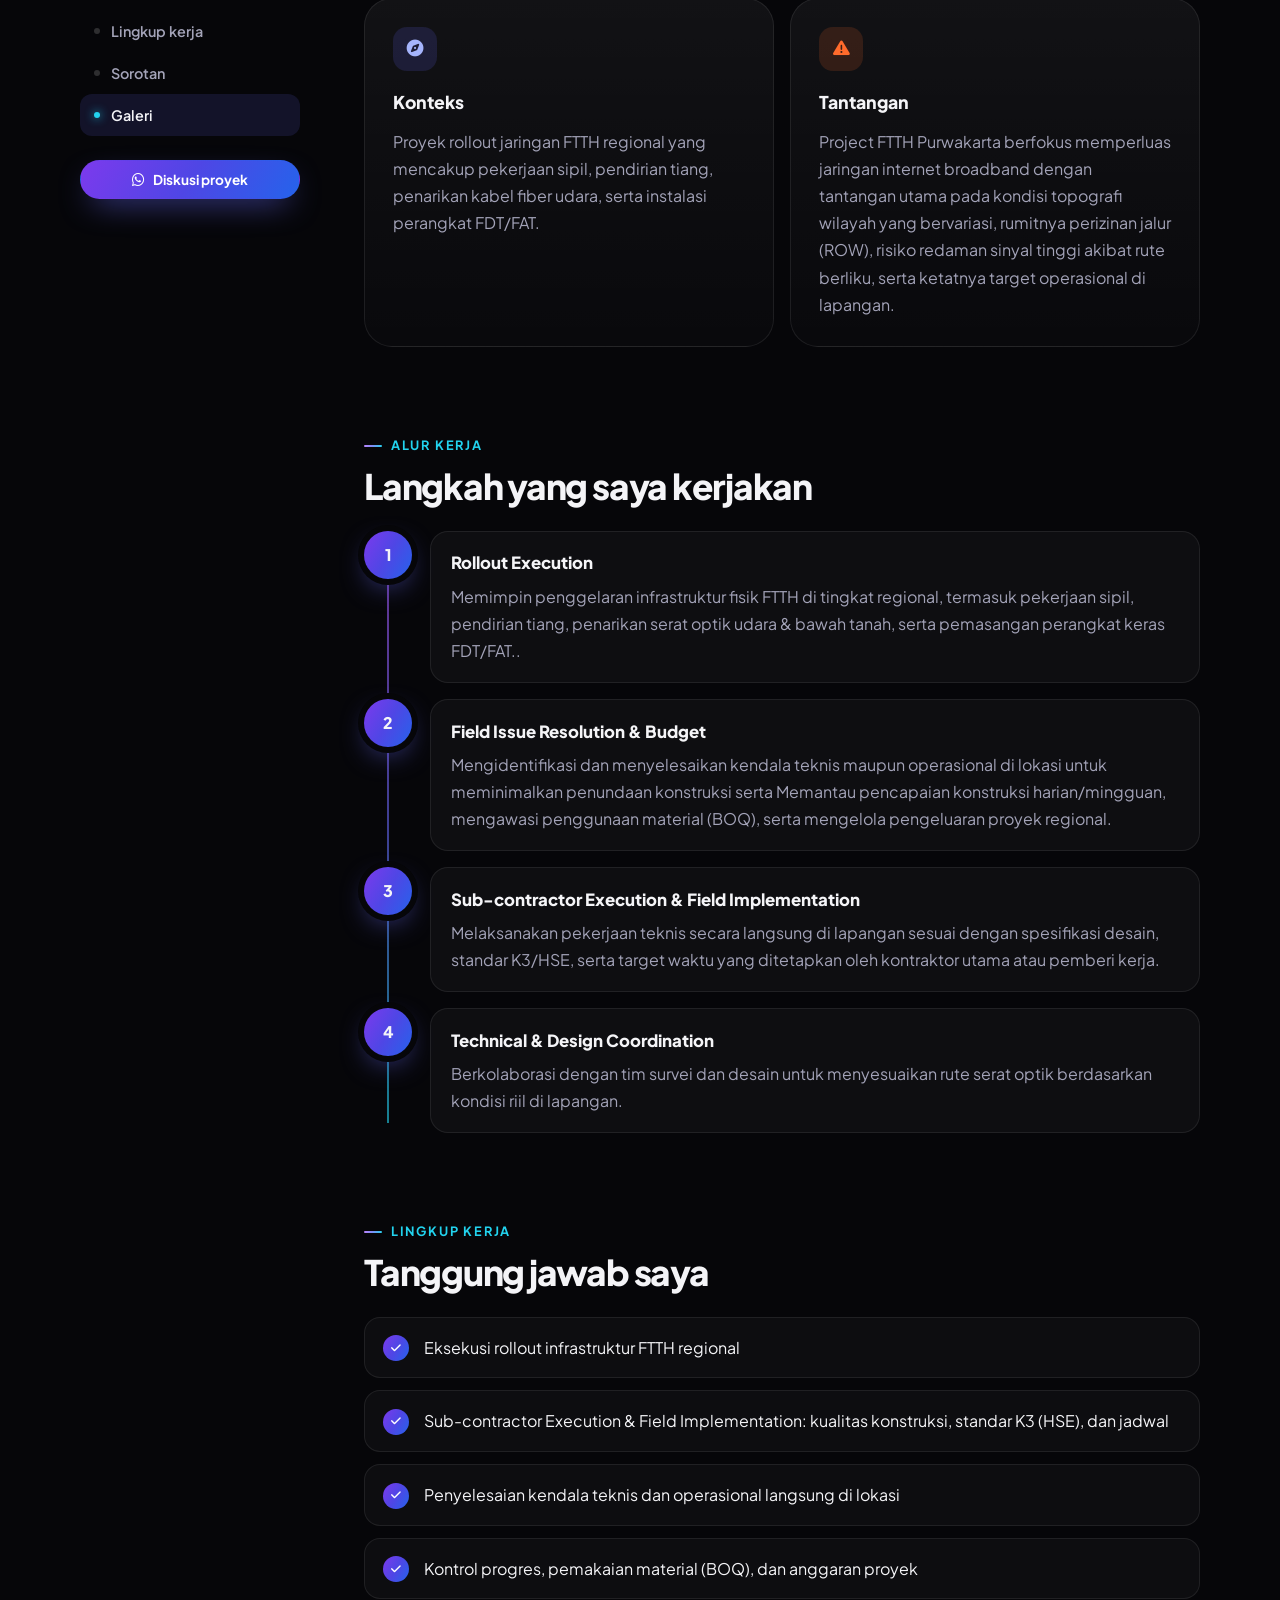
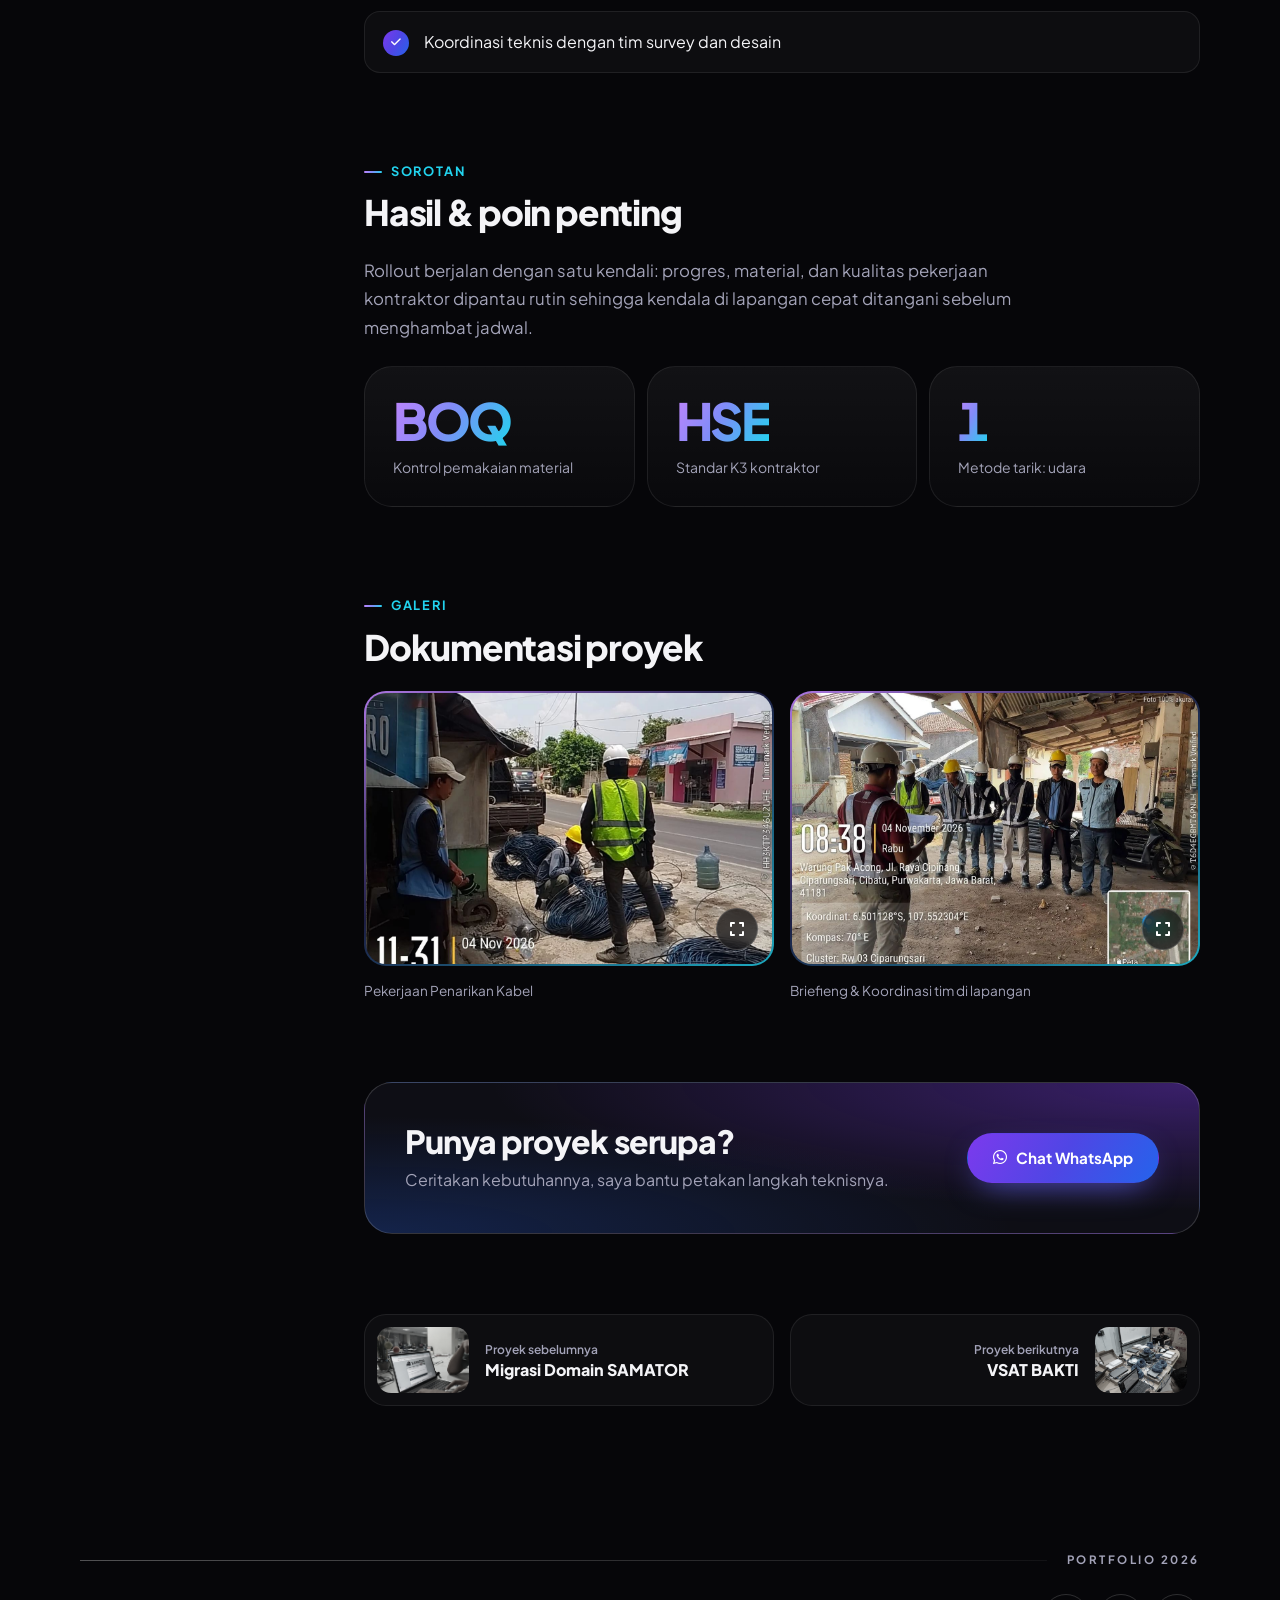
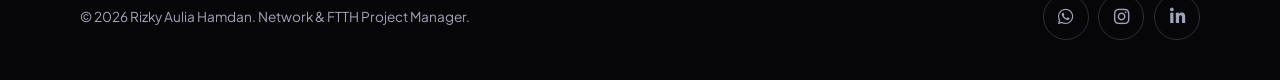
<file: projects/rollout-ftth-purwakarta.html>
<!DOCTYPE html>
<html lang="id">
<head>
  <meta charset="UTF-8">
  <meta name="viewport" content="width=device-width, initial-scale=1, viewport-fit=cover">
  <title>Rollout FTTH Purwakarta | Rizky Aulia Hamdan</title>
  <meta name="description" content="Sebagai Regional Project Manager, saya memimpin rollout infrastruktur FTTH di Purwakarta, Jawa Barat, dari pekerjaan sipil di lapangan sampai kontrol progres dan anggaran proyek.">
  <meta name="theme-color" content="#060609">
  <meta property="og:title" content="Rollout FTTH Purwakarta | Rizky Aulia Hamdan">
  <meta property="og:image" content="../images/projects/rollout-ftth-purwakarta-cover.jpg">

  <link rel="icon" href="../images/favicon.svg" type="image/svg+xml">
  <link rel="preconnect" href="https://fonts.googleapis.com">
  <link rel="preconnect" href="https://fonts.gstatic.com" crossorigin>
  <link rel="stylesheet" href="https://fonts.googleapis.com/css2?family=Plus+Jakarta+Sans:wght@400;500;600;700;800&display=swap">
  <link rel="stylesheet" href="https://cdnjs.cloudflare.com/ajax/libs/font-awesome/6.5.1/css/all.min.css" referrerpolicy="no-referrer">

  <!-- "../" = naik satu folder, karena file ini ada di dalam folder projects/ -->
  <link rel="stylesheet" href="../css/style.css">
  <script>document.documentElement.classList.add("js");</script>
  <script src="../js/main.js" defer></script>
</head>
<body>
  <a class="skip-link" href="#konten">Lewati ke konten</a>
  <div class="scroll-progress" aria-hidden="true"><span></span></div>

  <header class="site-header">
    <div class="container header-inner">
      <a class="brand" href="../index.html">
        <span class="brand-mark" aria-hidden="true">R</span>
        <span>Rizky Aulia Hamdan<span class="brand-dot">.</span></span>
      </a>
      <nav class="pill-nav" aria-label="Navigasi utama">
        <a href="../index.html">Beranda</a>
        <a href="../index.html#tentang">Tentang</a>
        <a href="../index.html#proyek" class="is-active" aria-current="page">Proyek</a>
        <a href="../index.html#kontak">Kontak</a>
      </nav>
      <!-- GANTI: nomor WhatsApp -->
      <a class="btn btn-primary btn-sm header-cta" href="https://wa.me/6281234567890" target="_blank" rel="noopener noreferrer">
        <i class="fa-brands fa-whatsapp" aria-hidden="true"></i> Hubungi saya
      </a>
      <div class="header-social">
        <a class="social-btn" href="https://instagram.com/username-anda" target="_blank" rel="noopener noreferrer" aria-label="Instagram"><i class="fa-brands fa-instagram" aria-hidden="true"></i></a>
        <a class="social-btn" href="https://www.linkedin.com/in/username-anda" target="_blank" rel="noopener noreferrer" aria-label="LinkedIn"><i class="fa-brands fa-linkedin-in" aria-hidden="true"></i></a>
      </div>
    </div>
  </header>

  <main id="konten">
    <!-- ===== Judul & data proyek ===== -->
    <section class="page-hero">
      <div class="glow glow--violet"></div>
      <div class="glow glow--blue"></div>
      <div class="container">
        <a class="back-pill" href="../index.html#proyek"><i class="fa-solid fa-arrow-left" aria-hidden="true"></i> Semua proyek</a>
        <div class="page-meta" data-reveal>
          <span class="meta-label">Fiber optik</span>
          <span class="meta-year">Sep 2026 – sekarang</span>
        </div>
        <h1 class="page-title" data-reveal>Rollout FTTH Regional Purwakarta</h1>
        <p class="page-lead" data-reveal>Sebagai Regional Project Manager, saya memimpin rollout infrastruktur FTTH di Purwakarta, Jawa Barat, dari pekerjaan sipil di lapangan sampai kontrol progres dan anggaran proyek.</p>

        <!-- GANTI: sesuaikan data proyek (peran, klien, periode, lokasi, teknologi) -->
        <dl class="facts" data-reveal>
          <div class="fact">
            <span class="card-icon"><i class="fa-solid fa-user-gear" aria-hidden="true"></i></span>
            <div><dt>Peran</dt><dd>Regional Project Manager</dd></div>
          </div>
          <div class="fact">
            <span class="card-icon"><i class="fa-solid fa-building" aria-hidden="true"></i></span>
            <div><dt>Pemilik Proyek</dt><dd>Fiber Media Indonesia</dd></div>
          </div>
          <div class="fact">
            <span class="card-icon"><i class="fa-solid fa-calendar-days" aria-hidden="true"></i></span>
            <div><dt>Periode</dt><dd>Sep 2026 – sekarang</dd></div>
          </div>
          <div class="fact">
            <span class="card-icon"><i class="fa-solid fa-location-dot" aria-hidden="true"></i></span>
            <div><dt>Lokasi</dt><dd>Purwakarta, Jawa Barat</dd></div>
          </div>
          <div class="fact">
            <span class="card-icon"><i class="fa-solid fa-microchip" aria-hidden="true"></i></span>
            <div><dt>Teknologi</dt><dd>FTTH, FDT/FAT</dd></div>
          </div>
        </dl>

        <figure class="cover" data-reveal>
          <!-- GANTI: timpa images/projects/rollout-ftth-purwakarta-cover.jpg (rasio 16:10, mis. 1600 x 1000 px) -->
          <button class="cover-frame" type="button" data-lightbox="../images/projects/rollout-ftth-purwakarta-cover.jpg" data-caption="Pekerjaan rollout FTTH di lapangan." aria-label="Perbesar gambar utama">
            <img src="../images/projects/rollout-ftth-purwakarta-cover.jpg" alt="Rollout infrastruktur FTTH di Purwakarta" width="1600" height="1000">
            <span class="zoom-hint" aria-hidden="true"><i class="fa-solid fa-expand"></i></span>
          </button>
          <figcaption>Pekerjaan rollout FTTH di lapangan.</figcaption>
        </figure>
      </div>
    </section>

    <!-- ===== Isi proyek ===== -->
    <div class="container detail-layout">
      <aside class="toc" aria-label="Daftar isi">
        <p class="toc-label">Daftar isi</p>
        <nav>
          <a href="#ringkasan" data-spy="ringkasan" class="is-active">Ringkasan</a>
          <a href="#alur-kerja" data-spy="alur-kerja">Alur kerja</a>
          <a href="#lingkup" data-spy="lingkup">Lingkup kerja</a>
          <a href="#sorotan" data-spy="sorotan">Sorotan</a>
          <a href="#galeri" data-spy="galeri">Galeri</a>
        </nav>
        <a class="btn btn-primary btn-sm" href="https://wa.me/6281234567890" target="_blank" rel="noopener noreferrer"><i class="fa-brands fa-whatsapp" aria-hidden="true"></i> Diskusi proyek</a>
      </aside>

      <div class="detail-content">
        <section id="ringkasan">
          <p class="eyebrow">Ringkasan</p>
          <h2 class="block-title">Konteks &amp; tantangan</h2>
          <div class="duo">
            <article class="card info-card" data-reveal>
              <span class="card-icon"><i class="fa-solid fa-compass" aria-hidden="true"></i></span>
              <h3>Konteks</h3>
              <p>Proyek rollout jaringan FTTH regional yang mencakup pekerjaan sipil, pendirian tiang, penarikan kabel fiber udara, serta instalasi perangkat FDT/FAT.</p>
            </article>
            <article class="card info-card info-card--alert" data-reveal>
              <span class="card-icon"><i class="fa-solid fa-triangle-exclamation" aria-hidden="true"></i></span>
              <h3>Tantangan</h3>
              <p>Project FTTH Purwakarta berfokus memperluas jaringan internet broadband dengan tantangan utama pada kondisi topografi wilayah yang bervariasi, rumitnya perizinan jalur (ROW), risiko redaman sinyal tinggi akibat rute berliku, serta ketatnya target operasional di lapangan.</p>
            </article>
          </div>
        </section>

        <section id="alur-kerja">
          <p class="eyebrow">Alur kerja</p>
          <h2 class="block-title">Langkah yang saya kerjakan</h2>
          <ol class="timeline" data-reveal>
            <li>
              <span class="node">1</span>
              <div class="step-card"><h3>Rollout Execution</h3><p>Memimpin penggelaran infrastruktur fisik FTTH di tingkat regional, termasuk pekerjaan sipil, pendirian tiang, penarikan serat optik udara & bawah tanah, serta pemasangan perangkat keras FDT/FAT..</p></div>
            </li>
            <li>
              <span class="node">2</span>
              <div class="step-card"><h3>Field Issue Resolution &amp; Budget</h3><p>Mengidentifikasi dan menyelesaikan kendala teknis maupun operasional di lokasi untuk meminimalkan penundaan konstruksi serta Memantau pencapaian konstruksi harian/mingguan, mengawasi penggunaan material (BOQ), serta mengelola pengeluaran proyek regional.</p></div>
            </li>
            <li>
              <span class="node">3</span>
              <div class="step-card"><h3>Sub-contractor Execution &amp; Field Implementation</h3><p>Melaksanakan pekerjaan teknis secara langsung di lapangan sesuai dengan spesifikasi desain, standar K3/HSE, serta target waktu yang ditetapkan oleh kontraktor utama atau pemberi kerja.</p></div>
            </li>
            <li>
              <span class="node">4</span>
              <div class="step-card"><h3>Technical &amp; Design Coordination</h3><p>Berkolaborasi dengan tim survei dan desain untuk menyesuaikan rute serat optik berdasarkan kondisi riil di lapangan.</p></div>
            </li>
          </ol>
        </section>

        <section id="lingkup">
          <p class="eyebrow">Lingkup kerja</p>
          <h2 class="block-title">Tanggung jawab saya</h2>
          <ul class="checklist" data-reveal>
            <li><i class="fa-solid fa-check" aria-hidden="true"></i><span>Eksekusi rollout infrastruktur FTTH regional</span></li>
            <li><i class="fa-solid fa-check" aria-hidden="true"></i><span>Sub-contractor Execution & Field Implementation: kualitas konstruksi, standar K3 (HSE), dan jadwal</span></li>
            <li><i class="fa-solid fa-check" aria-hidden="true"></i><span>Penyelesaian kendala teknis dan operasional langsung di lokasi</span></li>
            <li><i class="fa-solid fa-check" aria-hidden="true"></i><span>Kontrol progres, pemakaian material (BOQ), dan anggaran proyek</span></li>
            <li><i class="fa-solid fa-check" aria-hidden="true"></i><span>Koordinasi teknis dengan tim survey dan desain</span></li>
          </ul>
        </section>

        <section id="sorotan">
          <p class="eyebrow">Sorotan</p>
          <h2 class="block-title">Hasil &amp; poin penting</h2>
          <!-- GANTI: tambahkan angka hasil nyata jika ada (jumlah titik, homepass, site, dll.) -->
          <p class="result-text" data-reveal>Rollout berjalan dengan satu kendali: progres, material, dan kualitas pekerjaan kontraktor dipantau rutin sehingga kendala di lapangan cepat ditangani sebelum menghambat jadwal.</p>
          <div class="stats" data-reveal>
            <div class="card">
              <p class="stat-value">BOQ</p>
              <p class="stat-label">Kontrol pemakaian material</p>
            </div>
            <div class="card">
              <p class="stat-value">HSE</p>
              <p class="stat-label">Standar K3 kontraktor</p>
            </div>
            <div class="card">
              <p class="stat-value" data-count="1">1</p>
              <p class="stat-label">Metode tarik: udara</p>
            </div>
          </div>
        </section>

        <section id="galeri">
          <p class="eyebrow">Galeri</p>
          <h2 class="block-title">Dokumentasi proyek</h2>
          <div class="gallery" data-reveal>
            <figure>
              <!-- GANTI: timpa images/projects/rollout-ftth-purwakarta-1.jpg (rasio 3:2, mis. 1200 x 800 px) dan teks keterangannya -->
              <button class="gallery-item" type="button" data-lightbox="../images/projects/rollout-ftth-purwakarta-1.jpg" data-caption="Pekerjaan tiang dan penarikan kabel" aria-label="Perbesar gambar: Pekerjaan tiang dan penarikan kabel">
                <img src="../images/projects/rollout-ftth-purwakarta-1.jpg" alt="Pekerjaan tiang dan penarikan kabel" width="1200" height="800" loading="lazy">
                <span class="zoom-hint" aria-hidden="true"><i class="fa-solid fa-expand"></i></span>
              </button>
              <figcaption>Pekerjaan Penarikan Kabel</figcaption>
            </figure>
            <figure>
              <!-- GANTI: timpa images/projects/rollout-ftth-purwakarta-2.jpg (rasio 3:2, mis. 1200 x 800 px) dan teks keterangannya -->
              <button class="gallery-item" type="button" data-lightbox="../images/projects/rollout-ftth-purwakarta-2.jpg" data-caption="Koordinasi tim di lapangan" aria-label="Perbesar gambar: Koordinasi tim di lapangan">
                <img src="../images/projects/rollout-ftth-purwakarta-2.jpg" alt="Koordinasi tim di lapangan" width="1200" height="800" loading="lazy">
                <span class="zoom-hint" aria-hidden="true"><i class="fa-solid fa-expand"></i></span>
              </button>
              <figcaption>Briefieng & Koordinasi tim di lapangan</figcaption>
            </figure>
          </div>
        </section>

        <div class="cta-band" data-reveal>
          <div>
            <h2>Punya proyek serupa?</h2>
            <p>Ceritakan kebutuhannya, saya bantu petakan langkah teknisnya.</p>
          </div>
          <a class="btn btn-primary" href="https://wa.me/6281234567890" target="_blank" rel="noopener noreferrer"><i class="fa-brands fa-whatsapp" aria-hidden="true"></i> Chat WhatsApp</a>
        </div>

        <nav class="pager" aria-label="Proyek lain">
          <a class="pager-card" href="migrasi-domain-samator.html">
            <img src="../images/projects/migrasi-domain-samator-cover.jpg" alt="" width="92" height="66" loading="lazy">
            <div><small>Proyek sebelumnya</small><strong>Migrasi Domain SAMATOR</strong></div>
          </a>
          <a class="pager-card pager-card--next" href="vsat-bakti.html">
            <img src="../images/projects/vsat-bakti-cover.jpg" alt="" width="92" height="66" loading="lazy">
            <div><small>Proyek berikutnya</small><strong>VSAT BAKTI</strong></div>
          </a>
        </nav>
      </div>
    </div>
  </main>

  <footer class="site-footer">
    <div class="container">
      <div class="footer-mark">
        <span class="hero-line" aria-hidden="true"></span>
        <span>Portfolio 2026</span>
      </div>
      <div class="footer-inner">
        <p>&copy; <span data-year>2026</span> Rizky Aulia Hamdan. Network &amp; FTTH Project Manager.</p>
        <div class="social-row">
          <!-- GANTI: link WhatsApp, Instagram, LinkedIn (sama dengan di index.html) -->
          <a class="social-btn" href="https://wa.me/6281234567890" target="_blank" rel="noopener noreferrer" aria-label="WhatsApp"><i class="fa-brands fa-whatsapp" aria-hidden="true"></i></a>
          <a class="social-btn" href="https://instagram.com/username-anda" target="_blank" rel="noopener noreferrer" aria-label="Instagram"><i class="fa-brands fa-instagram" aria-hidden="true"></i></a>
          <a class="social-btn" href="https://www.linkedin.com/in/username-anda" target="_blank" rel="noopener noreferrer" aria-label="LinkedIn"><i class="fa-brands fa-linkedin-in" aria-hidden="true"></i></a>
        </div>
      </div>
    </div>
  </footer>

  <!-- Dock navigasi khusus HP -->
  <nav class="dock" aria-label="Navigasi cepat">
    <a href="../index.html"><i class="fa-solid fa-house" aria-hidden="true"></i><span>Beranda</span></a>
    <a href="../index.html#tentang"><i class="fa-solid fa-user" aria-hidden="true"></i><span>Tentang</span></a>
    <a href="../index.html#proyek" class="is-active" aria-current="page"><i class="fa-solid fa-briefcase" aria-hidden="true"></i><span>Proyek</span></a>
    <a href="../index.html#kontak"><i class="fa-solid fa-paper-plane" aria-hidden="true"></i><span>Kontak</span></a>
    <a class="dock-wa" href="https://wa.me/6281234567890" target="_blank" rel="noopener noreferrer" aria-label="Chat WhatsApp"><i class="fa-brands fa-whatsapp" aria-hidden="true"></i></a>
  </nav>
</body>
</html>
</file>
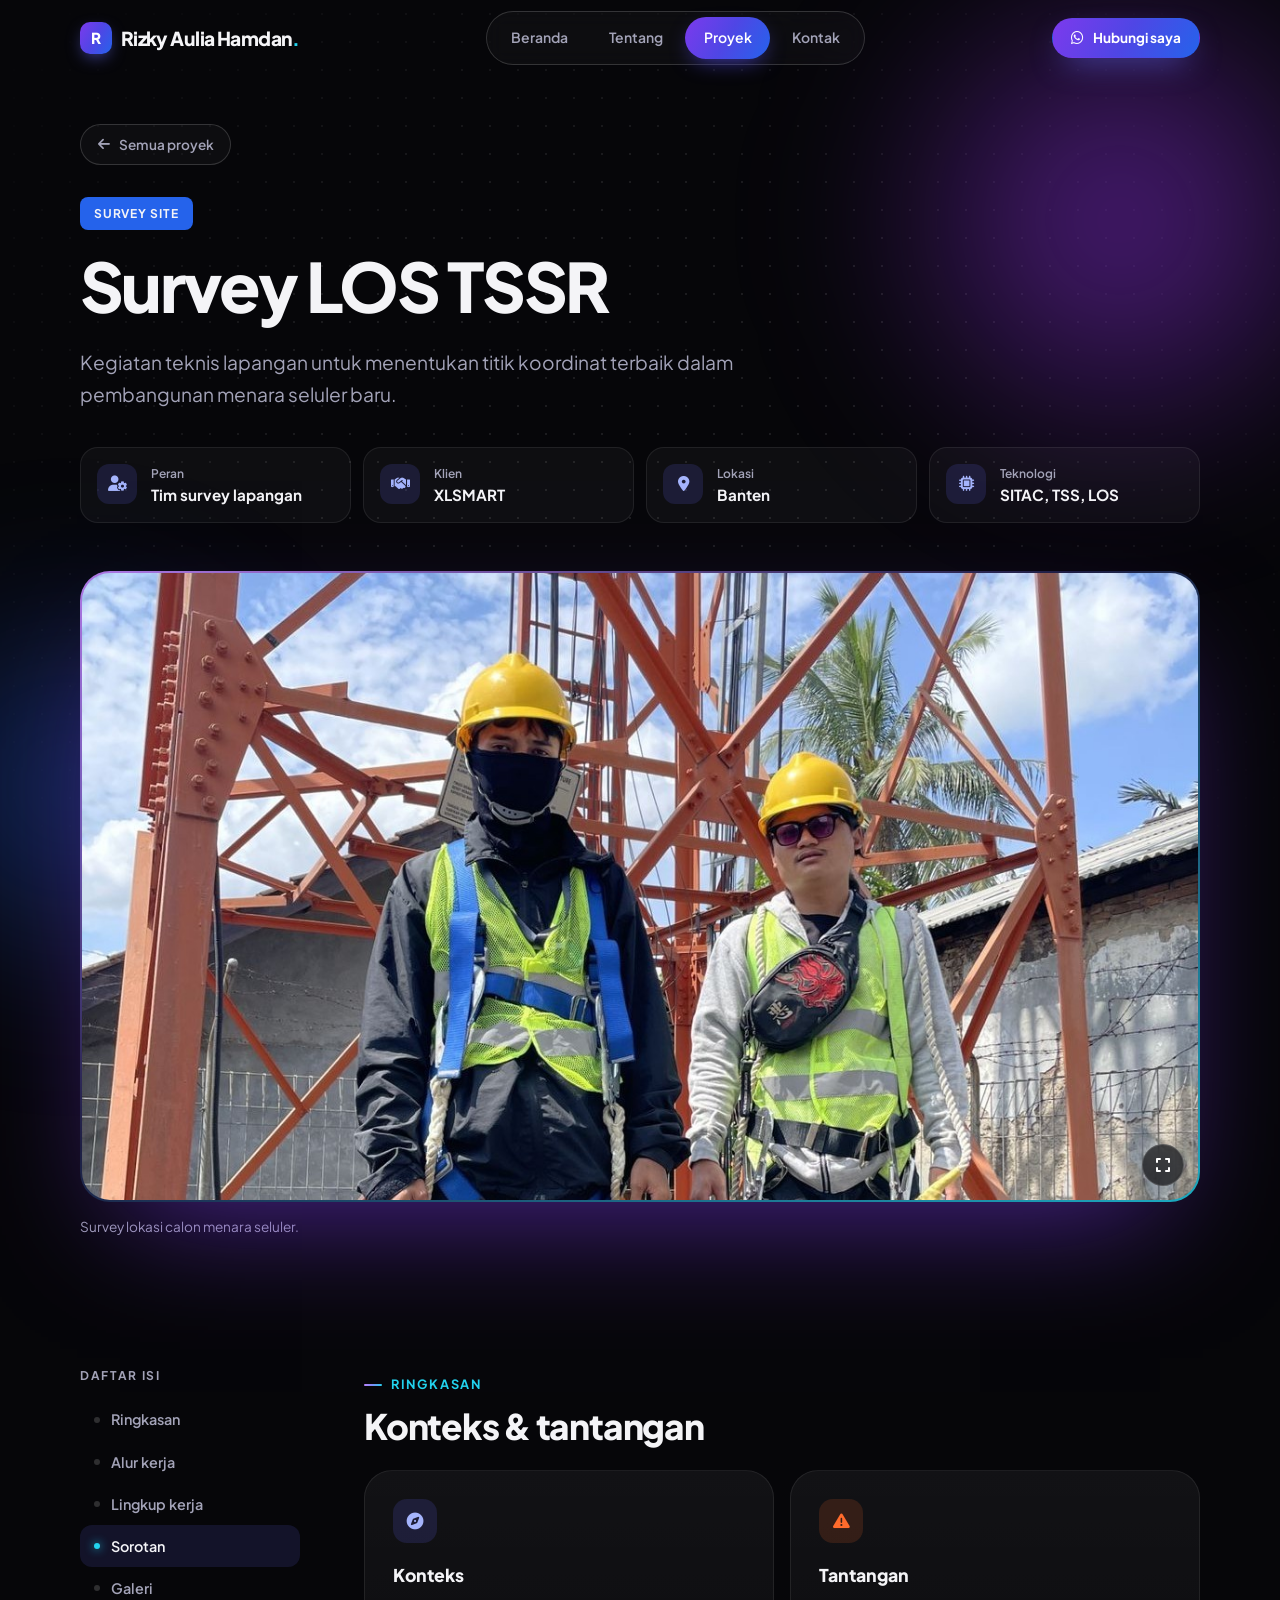
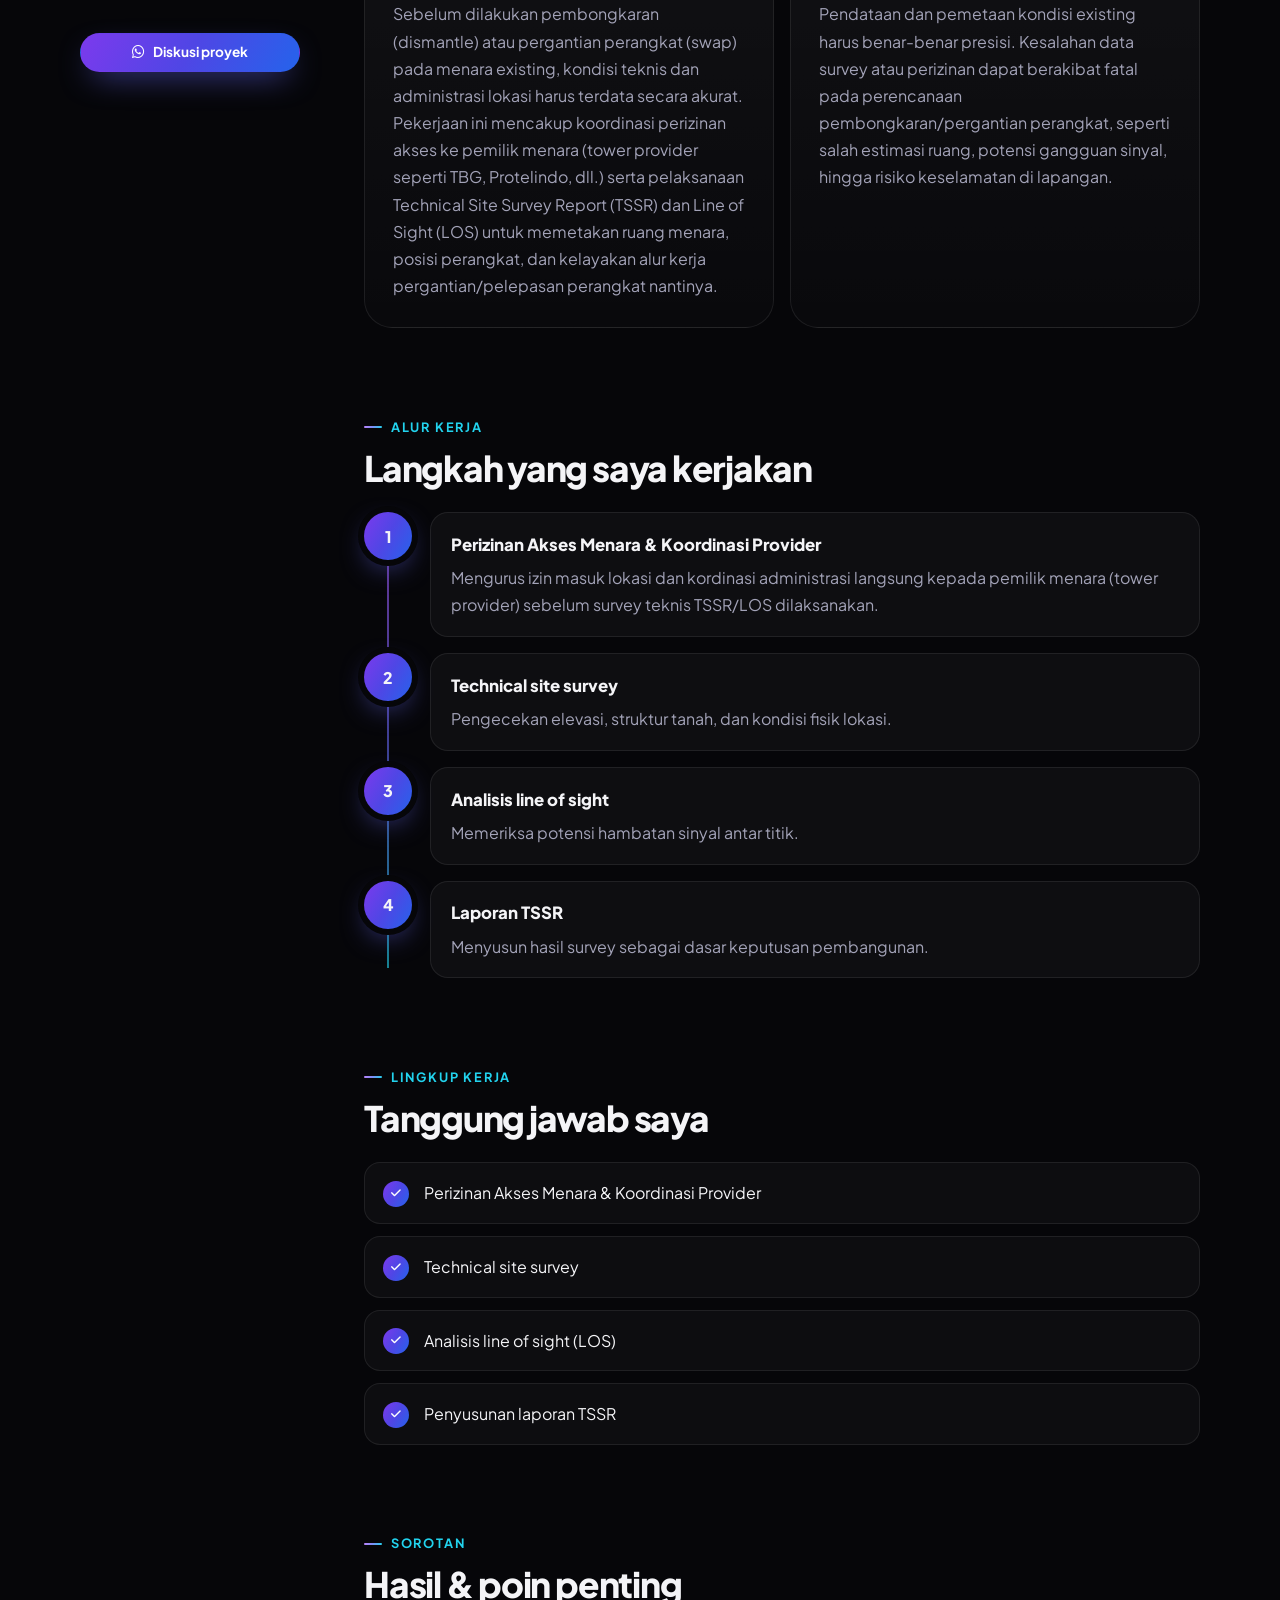
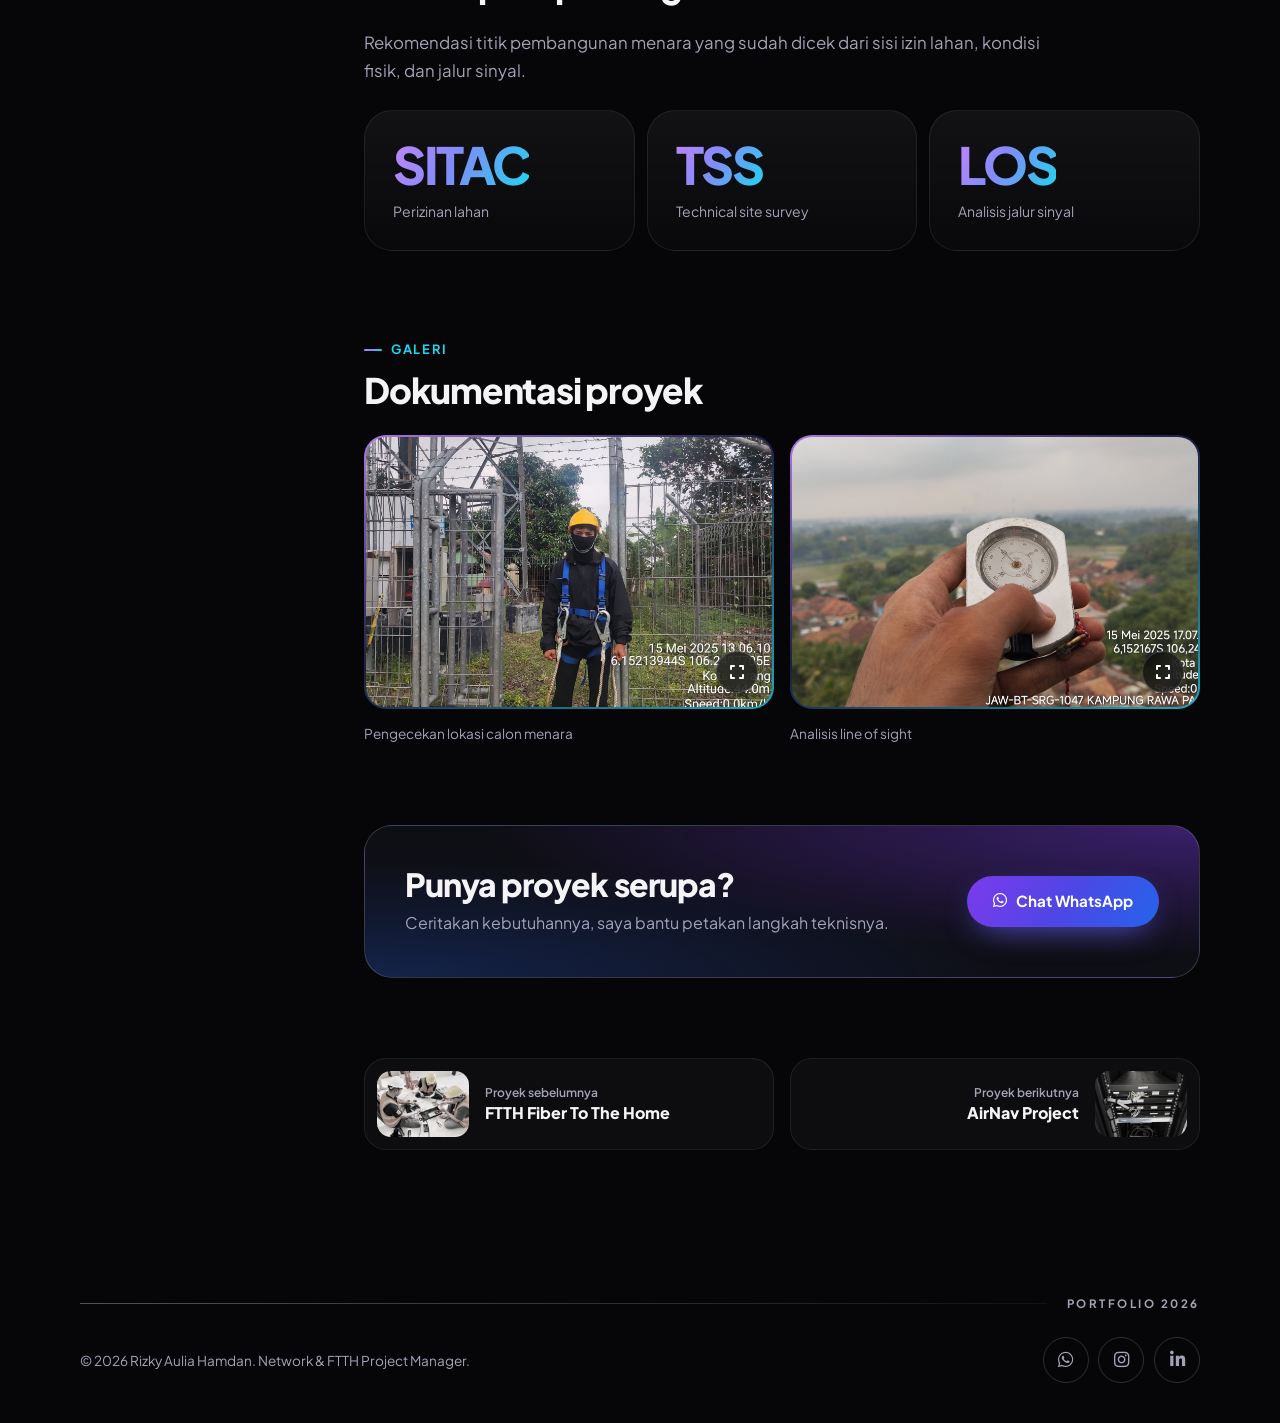
<file: projects/survey-los-tssr.html>
<!DOCTYPE html>
<html lang="id">
<head>
  <meta charset="UTF-8">
  <meta name="viewport" content="width=device-width, initial-scale=1, viewport-fit=cover">
  <title>Survey LOS TSSR | Rizky Aulia Hamdan</title>
  <meta name="description" content="Kegiatan teknis lapangan untuk menentukan titik koordinat terbaik dalam pembangunan menara seluler baru.">
  <meta name="theme-color" content="#060609">
  <meta property="og:title" content="Survey LOS TSSR | Rizky Aulia Hamdan">
  <meta property="og:image" content="../images/projects/survey-los-tssr-cover.jpg">

  <link rel="icon" href="../images/favicon.svg" type="image/svg+xml">
  <link rel="preconnect" href="https://fonts.googleapis.com">
  <link rel="preconnect" href="https://fonts.gstatic.com" crossorigin>
  <link rel="stylesheet" href="https://fonts.googleapis.com/css2?family=Plus+Jakarta+Sans:wght@400;500;600;700;800&display=swap">
  <link rel="stylesheet" href="https://cdnjs.cloudflare.com/ajax/libs/font-awesome/6.5.1/css/all.min.css" referrerpolicy="no-referrer">

  <!-- "../" = naik satu folder, karena file ini ada di dalam folder projects/ -->
  <link rel="stylesheet" href="../css/style.css">
  <script>document.documentElement.classList.add("js");</script>
  <script src="../js/main.js" defer></script>
</head>
<body>
  <a class="skip-link" href="#konten">Lewati ke konten</a>
  <div class="scroll-progress" aria-hidden="true"><span></span></div>

  <header class="site-header">
    <div class="container header-inner">
      <a class="brand" href="../index.html">
        <span class="brand-mark" aria-hidden="true">R</span>
        <span>Rizky Aulia Hamdan<span class="brand-dot">.</span></span>
      </a>
      <nav class="pill-nav" aria-label="Navigasi utama">
        <a href="../index.html">Beranda</a>
        <a href="../index.html#tentang">Tentang</a>
        <a href="../index.html#proyek" class="is-active" aria-current="page">Proyek</a>
        <a href="../index.html#kontak">Kontak</a>
      </nav>
      <!-- GANTI: nomor WhatsApp -->
      <a class="btn btn-primary btn-sm header-cta" href="https://wa.me/6281234567890" target="_blank" rel="noopener noreferrer">
        <i class="fa-brands fa-whatsapp" aria-hidden="true"></i> Hubungi saya
      </a>
      <div class="header-social">
        <a class="social-btn" href="https://instagram.com/username-anda" target="_blank" rel="noopener noreferrer" aria-label="Instagram"><i class="fa-brands fa-instagram" aria-hidden="true"></i></a>
        <a class="social-btn" href="https://www.linkedin.com/in/username-anda" target="_blank" rel="noopener noreferrer" aria-label="LinkedIn"><i class="fa-brands fa-linkedin-in" aria-hidden="true"></i></a>
      </div>
    </div>
  </header>

  <main id="konten">
    <!-- ===== Judul & data proyek ===== -->
    <section class="page-hero">
      <div class="glow glow--violet"></div>
      <div class="glow glow--blue"></div>
      <div class="container">
        <a class="back-pill" href="../index.html#proyek"><i class="fa-solid fa-arrow-left" aria-hidden="true"></i> Semua proyek</a>
        <div class="page-meta" data-reveal>
          <span class="meta-label">Survey site</span>
        </div>
        <h1 class="page-title" data-reveal>Survey LOS TSSR</h1>
        <p class="page-lead" data-reveal>Kegiatan teknis lapangan untuk menentukan titik koordinat terbaik dalam pembangunan menara seluler baru.</p>

        <!-- GANTI: sesuaikan data proyek (peran, klien, periode, lokasi, teknologi) -->
        <dl class="facts" data-reveal>
          <div class="fact">
            <span class="card-icon"><i class="fa-solid fa-user-gear" aria-hidden="true"></i></span>
            <div><dt>Peran</dt><dd>Tim survey lapangan</dd></div>
          </div>
          <div class="fact">
            <span class="card-icon"><i class="fa-solid fa-handshake" aria-hidden="true"></i></span>
            <div><dt>Klien</dt><dd>XLSMART</dd></div>
          </div>
          <div class="fact">
            <span class="card-icon"><i class="fa-solid fa-location-dot" aria-hidden="true"></i></span>
            <div><dt>Lokasi</dt><dd>Banten</dd></div>
          </div>
          <div class="fact">
            <span class="card-icon"><i class="fa-solid fa-microchip" aria-hidden="true"></i></span>
            <div><dt>Teknologi</dt><dd>SITAC, TSS, LOS</dd></div>
          </div>
        </dl>

        <figure class="cover" data-reveal>
          <!-- GANTI: timpa images/projects/survey-los-tssr-cover.jpg (rasio 16:10, mis. 1600 x 1000 px) -->
          <button class="cover-frame" type="button" data-lightbox="../images/projects/survey-los-tssr-cover.jpg" data-caption="Survey lokasi calon menara seluler." aria-label="Perbesar gambar utama">
            <img src="../images/projects/survey-los-tssr-cover.jpg" alt="Survey LOS dan TSSR untuk menara seluler" width="1600" height="1000">
            <span class="zoom-hint" aria-hidden="true"><i class="fa-solid fa-expand"></i></span>
          </button>
          <figcaption>Survey lokasi calon menara seluler.</figcaption>
        </figure>
      </div>
    </section>

    <!-- ===== Isi proyek ===== -->
    <div class="container detail-layout">
      <aside class="toc" aria-label="Daftar isi">
        <p class="toc-label">Daftar isi</p>
        <nav>
          <a href="#ringkasan" data-spy="ringkasan" class="is-active">Ringkasan</a>
          <a href="#alur-kerja" data-spy="alur-kerja">Alur kerja</a>
          <a href="#lingkup" data-spy="lingkup">Lingkup kerja</a>
          <a href="#sorotan" data-spy="sorotan">Sorotan</a>
          <a href="#galeri" data-spy="galeri">Galeri</a>
        </nav>
        <a class="btn btn-primary btn-sm" href="https://wa.me/6281234567890" target="_blank" rel="noopener noreferrer"><i class="fa-brands fa-whatsapp" aria-hidden="true"></i> Diskusi proyek</a>
      </aside>

      <div class="detail-content">
        <section id="ringkasan">
          <p class="eyebrow">Ringkasan</p>
          <h2 class="block-title">Konteks &amp; tantangan</h2>
          <div class="duo">
            <article class="card info-card" data-reveal>
              <span class="card-icon"><i class="fa-solid fa-compass" aria-hidden="true"></i></span>
              <h3>Konteks</h3>
              <p>Sebelum dilakukan pembongkaran (dismantle) atau pergantian perangkat (swap) pada menara existing, kondisi teknis dan administrasi lokasi harus terdata secara akurat. Pekerjaan ini mencakup koordinasi perizinan akses ke pemilik menara (tower provider seperti TBG, Protelindo, dll.) serta pelaksanaan Technical Site Survey Report (TSSR) dan Line of Sight (LOS) untuk memetakan ruang menara, posisi perangkat, dan kelayakan alur kerja pergantian/pelepasan perangkat nantinya.</p>
            </article>
            <article class="card info-card info-card--alert" data-reveal>
              <span class="card-icon"><i class="fa-solid fa-triangle-exclamation" aria-hidden="true"></i></span>
              <h3>Tantangan</h3>
              <p>Pendataan dan pemetaan kondisi existing harus benar-benar presisi. Kesalahan data survey atau perizinan dapat berakibat fatal pada perencanaan pembongkaran/pergantian perangkat, seperti salah estimasi ruang, potensi gangguan sinyal, hingga risiko keselamatan di lapangan.</p>
            </article>
          </div>
        </section>

        <section id="alur-kerja">
          <p class="eyebrow">Alur kerja</p>
          <h2 class="block-title">Langkah yang saya kerjakan</h2>
          <ol class="timeline" data-reveal>
            <li>
              <span class="node">1</span>
              <div class="step-card"><h3>Perizinan Akses Menara & Koordinasi Provider</h3><p>Mengurus izin masuk lokasi dan kordinasi administrasi langsung kepada pemilik menara (tower provider) sebelum survey teknis TSSR/LOS dilaksanakan.</p></div>
            </li>
            <li>
              <span class="node">2</span>
              <div class="step-card"><h3>Technical site survey</h3><p>Pengecekan elevasi, struktur tanah, dan kondisi fisik lokasi.</p></div>
            </li>
            <li>
              <span class="node">3</span>
              <div class="step-card"><h3>Analisis line of sight</h3><p>Memeriksa potensi hambatan sinyal antar titik.</p></div>
            </li>
            <li>
              <span class="node">4</span>
              <div class="step-card"><h3>Laporan TSSR</h3><p>Menyusun hasil survey sebagai dasar keputusan pembangunan.</p></div>
            </li>
          </ol>
        </section>

        <section id="lingkup">
          <p class="eyebrow">Lingkup kerja</p>
          <h2 class="block-title">Tanggung jawab saya</h2>
          <ul class="checklist" data-reveal>
            <li><i class="fa-solid fa-check" aria-hidden="true"></i><span>Perizinan Akses Menara &amp; Koordinasi Provider</span></li>
            <li><i class="fa-solid fa-check" aria-hidden="true"></i><span>Technical site survey</span></li>
            <li><i class="fa-solid fa-check" aria-hidden="true"></i><span>Analisis line of sight (LOS)</span></li>
            <li><i class="fa-solid fa-check" aria-hidden="true"></i><span>Penyusunan laporan TSSR</span></li>
          </ul>
        </section>

        <section id="sorotan">
          <p class="eyebrow">Sorotan</p>
          <h2 class="block-title">Hasil &amp; poin penting</h2>
          <!-- GANTI: tambahkan angka hasil nyata jika ada (jumlah titik, homepass, site, dll.) -->
          <p class="result-text" data-reveal>Rekomendasi titik pembangunan menara yang sudah dicek dari sisi izin lahan, kondisi fisik, dan jalur sinyal.</p>
          <div class="stats" data-reveal>
            <div class="card">
              <p class="stat-value">SITAC</p>
              <p class="stat-label">Perizinan lahan</p>
            </div>
            <div class="card">
              <p class="stat-value">TSS</p>
              <p class="stat-label">Technical site survey</p>
            </div>
            <div class="card">
              <p class="stat-value">LOS</p>
              <p class="stat-label">Analisis jalur sinyal</p>
            </div>
          </div>
        </section>

        <section id="galeri">
          <p class="eyebrow">Galeri</p>
          <h2 class="block-title">Dokumentasi proyek</h2>
          <div class="gallery" data-reveal>
            <figure>
              <!-- GANTI: timpa images/projects/survey-los-tssr-1.jpg (rasio 3:2, mis. 1200 x 800 px) dan teks keterangannya -->
              <button class="gallery-item" type="button" data-lightbox="../images/projects/survey-los-tssr-1.jpg" data-caption="Pengecekan lokasi calon menara" aria-label="Perbesar gambar: Pengecekan lokasi calon menara">
                <img src="../images/projects/survey-los-tssr-1.jpg" alt="Pengecekan lokasi calon menara" width="1200" height="800" loading="lazy">
                <span class="zoom-hint" aria-hidden="true"><i class="fa-solid fa-expand"></i></span>
              </button>
              <figcaption>Pengecekan lokasi calon menara</figcaption>
            </figure>
            <figure>
              <!-- GANTI: timpa images/projects/survey-los-tssr-2.jpg (rasio 3:2, mis. 1200 x 800 px) dan teks keterangannya -->
              <button class="gallery-item" type="button" data-lightbox="../images/projects/survey-los-tssr-2.jpg" data-caption="Analisis line of sight" aria-label="Perbesar gambar: Analisis line of sight">
                <img src="../images/projects/survey-los-tssr-2.jpg" alt="Analisis line of sight" width="1200" height="800" loading="lazy">
                <span class="zoom-hint" aria-hidden="true"><i class="fa-solid fa-expand"></i></span>
              </button>
              <figcaption>Analisis line of sight</figcaption>
            </figure>
          </div>
        </section>

        <div class="cta-band" data-reveal>
          <div>
            <h2>Punya proyek serupa?</h2>
            <p>Ceritakan kebutuhannya, saya bantu petakan langkah teknisnya.</p>
          </div>
          <a class="btn btn-primary" href="https://wa.me/6281234567890" target="_blank" rel="noopener noreferrer"><i class="fa-brands fa-whatsapp" aria-hidden="true"></i> Chat WhatsApp</a>
        </div>

        <nav class="pager" aria-label="Proyek lain">
          <a class="pager-card" href="ftth-fiber-to-the-home.html">
            <img src="../images/projects/ftth-fiber-to-the-home-cover.jpg" alt="" width="92" height="66" loading="lazy">
            <div><small>Proyek sebelumnya</small><strong>FTTH Fiber To The Home</strong></div>
          </a>
          <a class="pager-card pager-card--next" href="airnav-adsb.html">
            <img src="../images/projects/airnav-adsb-cover.jpg" alt="" width="92" height="66" loading="lazy">
            <div><small>Proyek berikutnya</small><strong>AirNav Project</strong></div>
          </a>
        </nav>
      </div>
    </div>
  </main>

  <footer class="site-footer">
    <div class="container">
      <div class="footer-mark">
        <span class="hero-line" aria-hidden="true"></span>
        <span>Portfolio 2026</span>
      </div>
      <div class="footer-inner">
        <p>&copy; <span data-year>2026</span> Rizky Aulia Hamdan. Network &amp; FTTH Project Manager.</p>
        <div class="social-row">
          <!-- GANTI: link WhatsApp, Instagram, LinkedIn (sama dengan di index.html) -->
          <a class="social-btn" href="https://wa.me/6281234567890" target="_blank" rel="noopener noreferrer" aria-label="WhatsApp"><i class="fa-brands fa-whatsapp" aria-hidden="true"></i></a>
          <a class="social-btn" href="https://instagram.com/username-anda" target="_blank" rel="noopener noreferrer" aria-label="Instagram"><i class="fa-brands fa-instagram" aria-hidden="true"></i></a>
          <a class="social-btn" href="https://www.linkedin.com/in/username-anda" target="_blank" rel="noopener noreferrer" aria-label="LinkedIn"><i class="fa-brands fa-linkedin-in" aria-hidden="true"></i></a>
        </div>
      </div>
    </div>
  </footer>

  <!-- Dock navigasi khusus HP -->
  <nav class="dock" aria-label="Navigasi cepat">
    <a href="../index.html"><i class="fa-solid fa-house" aria-hidden="true"></i><span>Beranda</span></a>
    <a href="../index.html#tentang"><i class="fa-solid fa-user" aria-hidden="true"></i><span>Tentang</span></a>
    <a href="../index.html#proyek" class="is-active" aria-current="page"><i class="fa-solid fa-briefcase" aria-hidden="true"></i><span>Proyek</span></a>
    <a href="../index.html#kontak"><i class="fa-solid fa-paper-plane" aria-hidden="true"></i><span>Kontak</span></a>
    <a class="dock-wa" href="https://wa.me/6281234567890" target="_blank" rel="noopener noreferrer" aria-label="Chat WhatsApp"><i class="fa-brands fa-whatsapp" aria-hidden="true"></i></a>
  </nav>
</body>
</html>
</file>
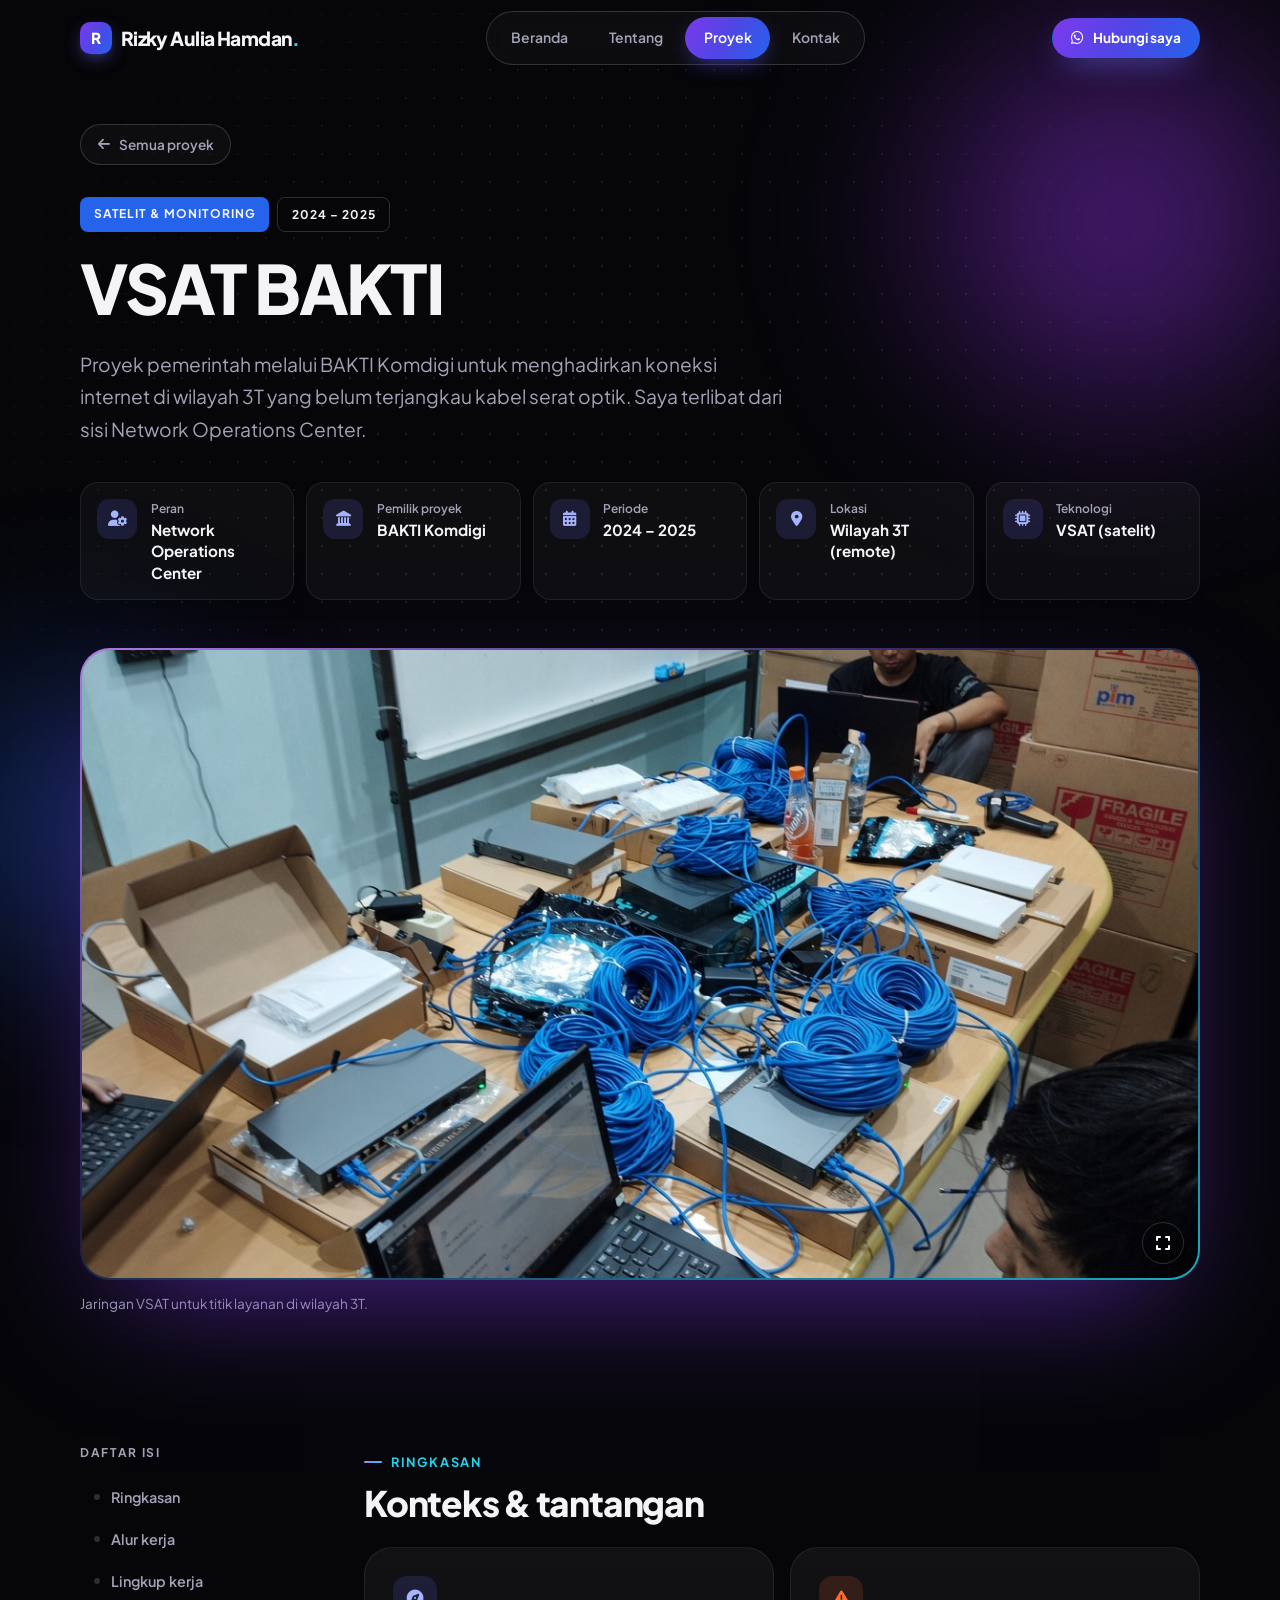
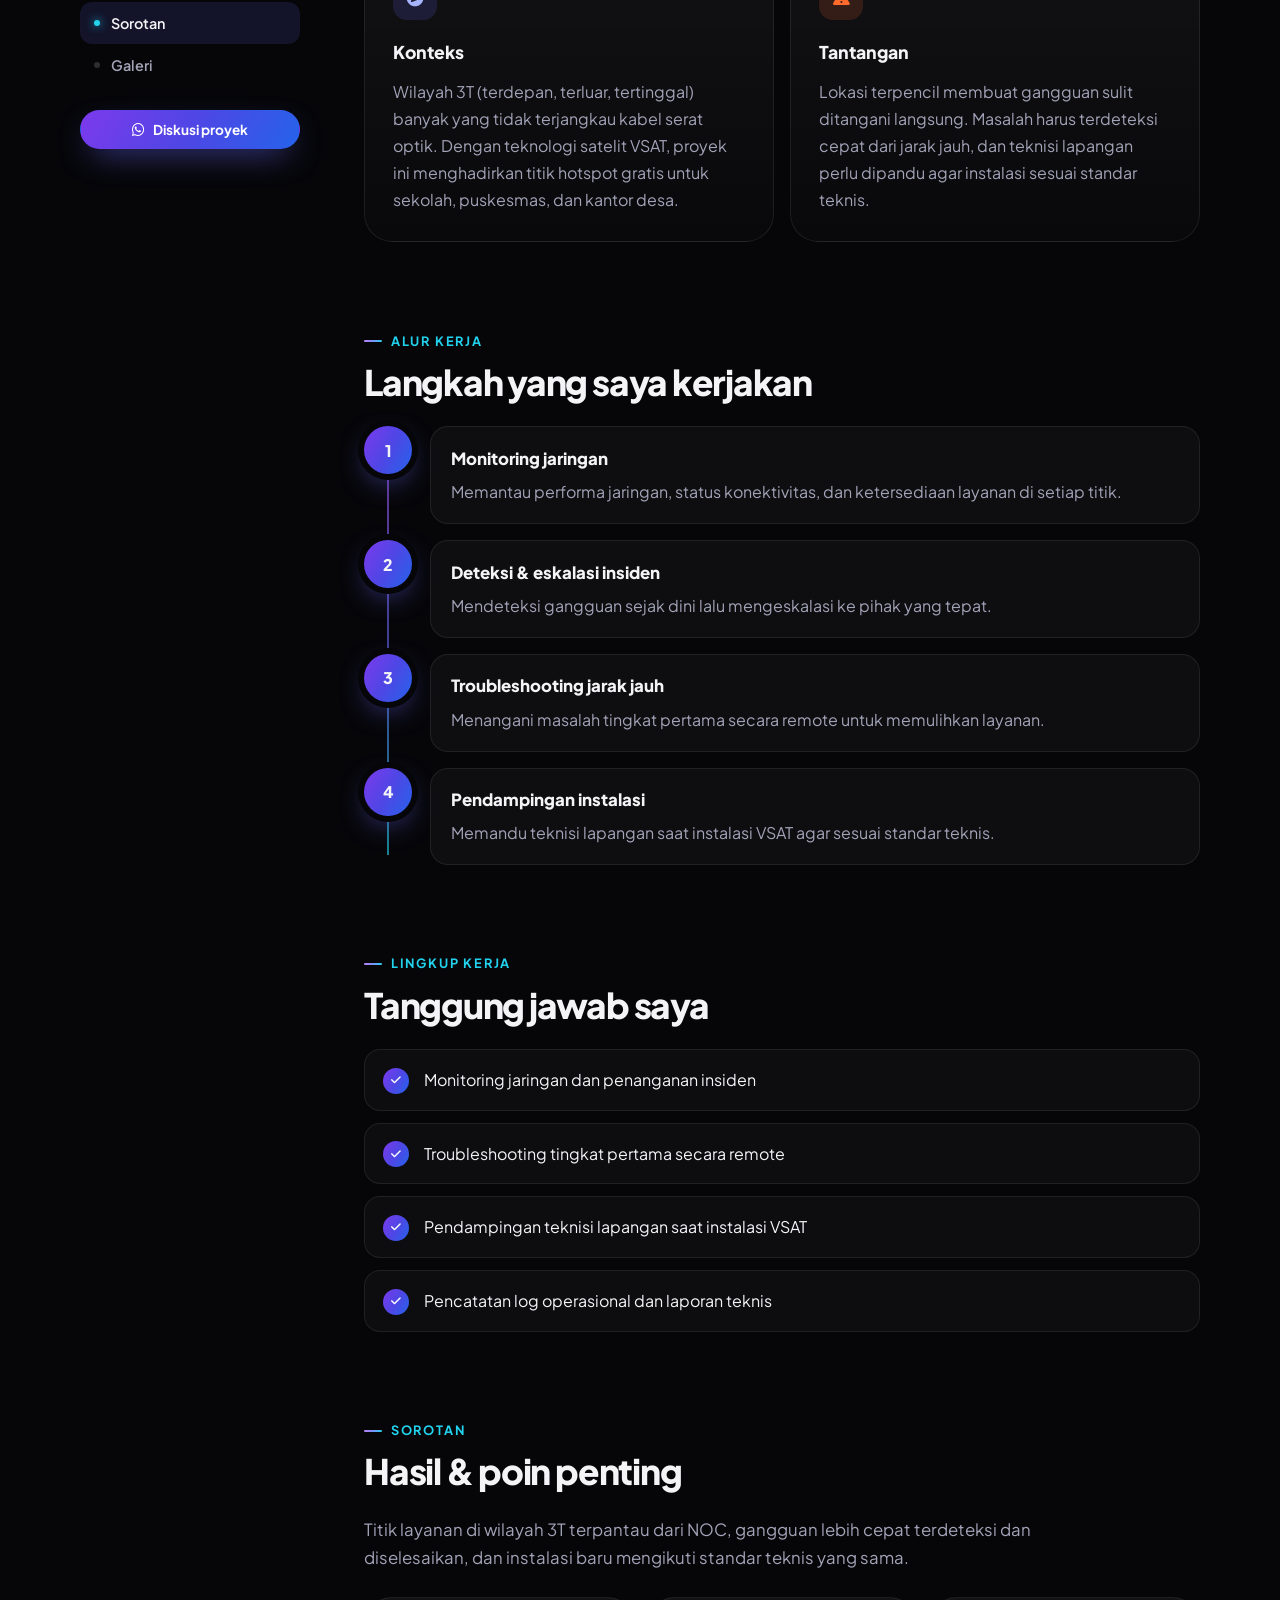
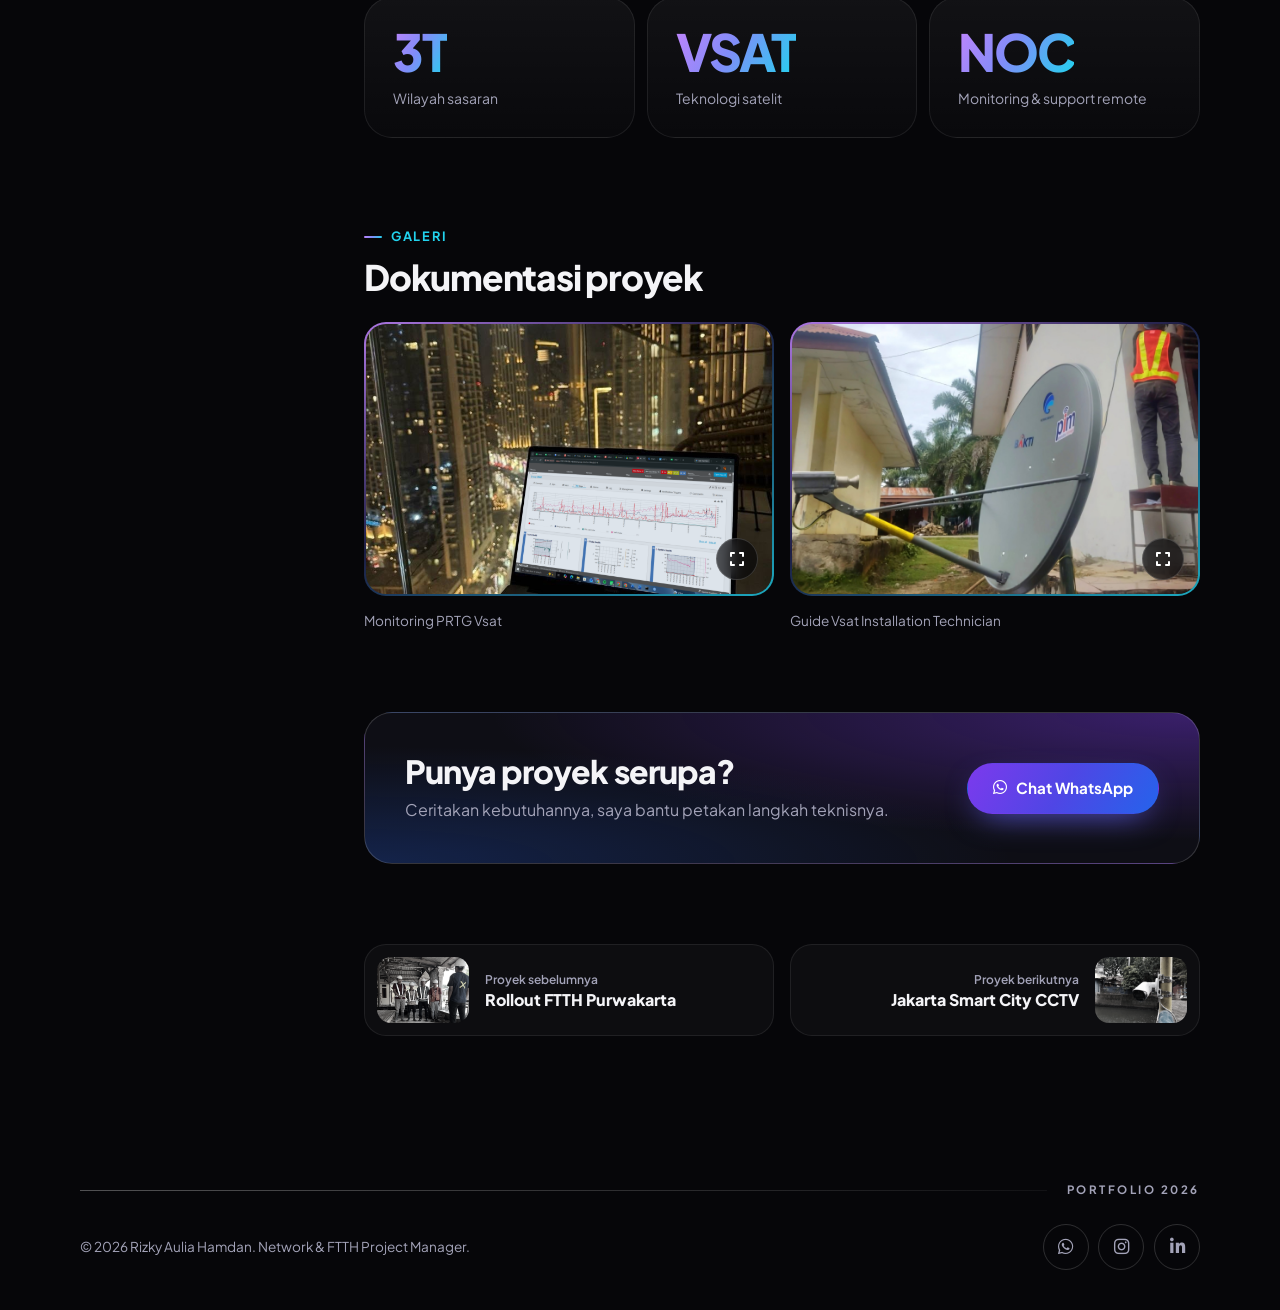
<file: projects/vsat-bakti.html>
<!DOCTYPE html>
<html lang="id">
<head>
  <meta charset="UTF-8">
  <meta name="viewport" content="width=device-width, initial-scale=1, viewport-fit=cover">
  <title>VSAT BAKTI | Rizky Aulia Hamdan</title>
  <meta name="description" content="Proyek pemerintah melalui BAKTI Komdigi untuk menghadirkan koneksi internet di wilayah 3T yang belum terjangkau kabel serat optik. Saya terlibat dari sisi Network Operations Center.">
  <meta name="theme-color" content="#060609">
  <meta property="og:title" content="VSAT BAKTI | Rizky Aulia Hamdan">
  <meta property="og:image" content="../images/projects/vsat-bakti-cover.jpg">

  <link rel="icon" href="../images/favicon.svg" type="image/svg+xml">
  <link rel="preconnect" href="https://fonts.googleapis.com">
  <link rel="preconnect" href="https://fonts.gstatic.com" crossorigin>
  <link rel="stylesheet" href="https://fonts.googleapis.com/css2?family=Plus+Jakarta+Sans:wght@400;500;600;700;800&display=swap">
  <link rel="stylesheet" href="https://cdnjs.cloudflare.com/ajax/libs/font-awesome/6.5.1/css/all.min.css" referrerpolicy="no-referrer">

  <!-- "../" = naik satu folder, karena file ini ada di dalam folder projects/ -->
  <link rel="stylesheet" href="../css/style.css">
  <script>document.documentElement.classList.add("js");</script>
  <script src="../js/main.js" defer></script>
</head>
<body>
  <a class="skip-link" href="#konten">Lewati ke konten</a>
  <div class="scroll-progress" aria-hidden="true"><span></span></div>

  <header class="site-header">
    <div class="container header-inner">
      <a class="brand" href="../index.html">
        <span class="brand-mark" aria-hidden="true">R</span>
        <span>Rizky Aulia Hamdan<span class="brand-dot">.</span></span>
      </a>
      <nav class="pill-nav" aria-label="Navigasi utama">
        <a href="../index.html">Beranda</a>
        <a href="../index.html#tentang">Tentang</a>
        <a href="../index.html#proyek" class="is-active" aria-current="page">Proyek</a>
        <a href="../index.html#kontak">Kontak</a>
      </nav>
      <!-- GANTI: nomor WhatsApp -->
      <a class="btn btn-primary btn-sm header-cta" href="https://wa.me/6281234567890" target="_blank" rel="noopener noreferrer">
        <i class="fa-brands fa-whatsapp" aria-hidden="true"></i> Hubungi saya
      </a>
      <div class="header-social">
        <a class="social-btn" href="https://instagram.com/username-anda" target="_blank" rel="noopener noreferrer" aria-label="Instagram"><i class="fa-brands fa-instagram" aria-hidden="true"></i></a>
        <a class="social-btn" href="https://www.linkedin.com/in/username-anda" target="_blank" rel="noopener noreferrer" aria-label="LinkedIn"><i class="fa-brands fa-linkedin-in" aria-hidden="true"></i></a>
      </div>
    </div>
  </header>

  <main id="konten">
    <!-- ===== Judul & data proyek ===== -->
    <section class="page-hero">
      <div class="glow glow--violet"></div>
      <div class="glow glow--blue"></div>
      <div class="container">
        <a class="back-pill" href="../index.html#proyek"><i class="fa-solid fa-arrow-left" aria-hidden="true"></i> Semua proyek</a>
        <div class="page-meta" data-reveal>
          <span class="meta-label">Satelit &amp; monitoring</span>
          <span class="meta-year">2024 – 2025</span>
        </div>
        <h1 class="page-title" data-reveal>VSAT BAKTI</h1>
        <p class="page-lead" data-reveal>Proyek pemerintah melalui BAKTI Komdigi untuk menghadirkan koneksi internet di wilayah 3T yang belum terjangkau kabel serat optik. Saya terlibat dari sisi Network Operations Center.</p>

        <!-- GANTI: sesuaikan data proyek (peran, klien, periode, lokasi, teknologi) -->
        <dl class="facts" data-reveal>
          <div class="fact">
            <span class="card-icon"><i class="fa-solid fa-user-gear" aria-hidden="true"></i></span>
            <div><dt>Peran</dt><dd>Network Operations Center</dd></div>
          </div>
          <div class="fact">
            <span class="card-icon"><i class="fa-solid fa-landmark" aria-hidden="true"></i></span>
            <div><dt>Pemilik proyek</dt><dd>BAKTI Komdigi</dd></div>
          </div>
          <div class="fact">
            <span class="card-icon"><i class="fa-solid fa-calendar-days" aria-hidden="true"></i></span>
            <div><dt>Periode</dt><dd>2024 – 2025</dd></div>
          </div>
          <div class="fact">
            <span class="card-icon"><i class="fa-solid fa-location-dot" aria-hidden="true"></i></span>
            <div><dt>Lokasi</dt><dd>Wilayah 3T (remote)</dd></div>
          </div>
          <div class="fact">
            <span class="card-icon"><i class="fa-solid fa-microchip" aria-hidden="true"></i></span>
            <div><dt>Teknologi</dt><dd>VSAT (satelit)</dd></div>
          </div>
        </dl>

        <figure class="cover" data-reveal>
          <!-- GANTI: timpa images/projects/vsat-bakti-cover.jpg (rasio 16:10, mis. 1600 x 1000 px) -->
          <button class="cover-frame" type="button" data-lightbox="../images/projects/vsat-bakti-cover.jpg" data-caption="Jaringan VSAT untuk titik layanan di wilayah 3T." aria-label="Perbesar gambar utama">
            <img src="../images/projects/vsat-bakti-cover.jpg" alt="Proyek VSAT BAKTI" width="1600" height="1000">
            <span class="zoom-hint" aria-hidden="true"><i class="fa-solid fa-expand"></i></span>
          </button>
          <figcaption>Jaringan VSAT untuk titik layanan di wilayah 3T.</figcaption>
        </figure>
      </div>
    </section>

    <!-- ===== Isi proyek ===== -->
    <div class="container detail-layout">
      <aside class="toc" aria-label="Daftar isi">
        <p class="toc-label">Daftar isi</p>
        <nav>
          <a href="#ringkasan" data-spy="ringkasan" class="is-active">Ringkasan</a>
          <a href="#alur-kerja" data-spy="alur-kerja">Alur kerja</a>
          <a href="#lingkup" data-spy="lingkup">Lingkup kerja</a>
          <a href="#sorotan" data-spy="sorotan">Sorotan</a>
          <a href="#galeri" data-spy="galeri">Galeri</a>
        </nav>
        <a class="btn btn-primary btn-sm" href="https://wa.me/6281234567890" target="_blank" rel="noopener noreferrer"><i class="fa-brands fa-whatsapp" aria-hidden="true"></i> Diskusi proyek</a>
      </aside>

      <div class="detail-content">
        <section id="ringkasan">
          <p class="eyebrow">Ringkasan</p>
          <h2 class="block-title">Konteks &amp; tantangan</h2>
          <div class="duo">
            <article class="card info-card" data-reveal>
              <span class="card-icon"><i class="fa-solid fa-compass" aria-hidden="true"></i></span>
              <h3>Konteks</h3>
              <p>Wilayah 3T (terdepan, terluar, tertinggal) banyak yang tidak terjangkau kabel serat optik. Dengan teknologi satelit VSAT, proyek ini menghadirkan titik hotspot gratis untuk sekolah, puskesmas, dan kantor desa.</p>
            </article>
            <article class="card info-card info-card--alert" data-reveal>
              <span class="card-icon"><i class="fa-solid fa-triangle-exclamation" aria-hidden="true"></i></span>
              <h3>Tantangan</h3>
              <p>Lokasi terpencil membuat gangguan sulit ditangani langsung. Masalah harus terdeteksi cepat dari jarak jauh, dan teknisi lapangan perlu dipandu agar instalasi sesuai standar teknis.</p>
            </article>
          </div>
        </section>

        <section id="alur-kerja">
          <p class="eyebrow">Alur kerja</p>
          <h2 class="block-title">Langkah yang saya kerjakan</h2>
          <ol class="timeline" data-reveal>
            <li>
              <span class="node">1</span>
              <div class="step-card"><h3>Monitoring jaringan</h3><p>Memantau performa jaringan, status konektivitas, dan ketersediaan layanan di setiap titik.</p></div>
            </li>
            <li>
              <span class="node">2</span>
              <div class="step-card"><h3>Deteksi &amp; eskalasi insiden</h3><p>Mendeteksi gangguan sejak dini lalu mengeskalasi ke pihak yang tepat.</p></div>
            </li>
            <li>
              <span class="node">3</span>
              <div class="step-card"><h3>Troubleshooting jarak jauh</h3><p>Menangani masalah tingkat pertama secara remote untuk memulihkan layanan.</p></div>
            </li>
            <li>
              <span class="node">4</span>
              <div class="step-card"><h3>Pendampingan instalasi</h3><p>Memandu teknisi lapangan saat instalasi VSAT agar sesuai standar teknis.</p></div>
            </li>
          </ol>
        </section>

        <section id="lingkup">
          <p class="eyebrow">Lingkup kerja</p>
          <h2 class="block-title">Tanggung jawab saya</h2>
          <ul class="checklist" data-reveal>
            <li><i class="fa-solid fa-check" aria-hidden="true"></i><span>Monitoring jaringan dan penanganan insiden</span></li>
            <li><i class="fa-solid fa-check" aria-hidden="true"></i><span>Troubleshooting tingkat pertama secara remote</span></li>
            <li><i class="fa-solid fa-check" aria-hidden="true"></i><span>Pendampingan teknisi lapangan saat instalasi VSAT</span></li>
            <li><i class="fa-solid fa-check" aria-hidden="true"></i><span>Pencatatan log operasional dan laporan teknis</span></li>
          </ul>
        </section>

        <section id="sorotan">
          <p class="eyebrow">Sorotan</p>
          <h2 class="block-title">Hasil &amp; poin penting</h2>
          <!-- GANTI: tambahkan angka hasil nyata jika ada (jumlah titik, homepass, site, dll.) -->
          <p class="result-text" data-reveal>Titik layanan di wilayah 3T terpantau dari NOC, gangguan lebih cepat terdeteksi dan diselesaikan, dan instalasi baru mengikuti standar teknis yang sama.</p>
          <div class="stats" data-reveal>
            <div class="card">
              <p class="stat-value">3T</p>
              <p class="stat-label">Wilayah sasaran</p>
            </div>
            <div class="card">
              <p class="stat-value">VSAT</p>
              <p class="stat-label">Teknologi satelit</p>
            </div>
            <div class="card">
              <p class="stat-value">NOC</p>
              <p class="stat-label">Monitoring &amp; support remote</p>
            </div>
          </div>
        </section>

        <section id="galeri">
          <p class="eyebrow">Galeri</p>
          <h2 class="block-title">Dokumentasi proyek</h2>
          <div class="gallery" data-reveal>
            <figure>
              <!-- GANTI: timpa images/projects/vsat-bakti-1.jpg (rasio 3:2, mis. 1200 x 800 px) dan teks keterangannya -->
              <button class="gallery-item" type="button" data-lightbox="../images/projects/vsat-bakti-1.jpg" data-caption="Monitoring jaringan dari NOC" aria-label="Perbesar gambar: Monitoring jaringan dari NOC">
                <img src="../images/projects/vsat-bakti-1.jpg" alt="Monitoring jaringan dari NOC" width="1200" height="800" loading="lazy">
                <span class="zoom-hint" aria-hidden="true"><i class="fa-solid fa-expand"></i></span>
              </button>
              <figcaption>Monitoring PRTG Vsat </figcaption>
            </figure>
            <figure>
              <!-- GANTI: timpa images/projects/vsat-bakti-2.jpg (rasio 3:2, mis. 1200 x 800 px) dan teks keterangannya -->
              <button class="gallery-item" type="button" data-lightbox="../images/projects/vsat-bakti-2.jpg" data-caption="Instalasi perangkat VSAT" aria-label="Perbesar gambar: Instalasi perangkat VSAT">
                <img src="../images/projects/vsat-bakti-2.jpg" alt="Instalasi perangkat VSAT" width="1200" height="800" loading="lazy">
                <span class="zoom-hint" aria-hidden="true"><i class="fa-solid fa-expand"></i></span>
              </button>
              <figcaption>Guide Vsat Installation Technician</figcaption>
            </figure>
          </div>
        </section>

        <div class="cta-band" data-reveal>
          <div>
            <h2>Punya proyek serupa?</h2>
            <p>Ceritakan kebutuhannya, saya bantu petakan langkah teknisnya.</p>
          </div>
          <a class="btn btn-primary" href="https://wa.me/6281234567890" target="_blank" rel="noopener noreferrer"><i class="fa-brands fa-whatsapp" aria-hidden="true"></i> Chat WhatsApp</a>
        </div>

        <nav class="pager" aria-label="Proyek lain">
          <a class="pager-card" href="rollout-ftth-purwakarta.html">
            <img src="../images/projects/rollout-ftth-purwakarta-cover.jpg" alt="" width="92" height="66" loading="lazy">
            <div><small>Proyek sebelumnya</small><strong>Rollout FTTH Purwakarta</strong></div>
          </a>
          <a class="pager-card pager-card--next" href="jakarta-smart-city-cctv.html">
            <img src="../images/projects/jakarta-smart-city-cctv-cover.jpg" alt="" width="92" height="66" loading="lazy">
            <div><small>Proyek berikutnya</small><strong>Jakarta Smart City CCTV</strong></div>
          </a>
        </nav>
      </div>
    </div>
  </main>

  <footer class="site-footer">
    <div class="container">
      <div class="footer-mark">
        <span class="hero-line" aria-hidden="true"></span>
        <span>Portfolio 2026</span>
      </div>
      <div class="footer-inner">
        <p>&copy; <span data-year>2026</span> Rizky Aulia Hamdan. Network &amp; FTTH Project Manager.</p>
        <div class="social-row">
          <!-- GANTI: link WhatsApp, Instagram, LinkedIn (sama dengan di index.html) -->
          <a class="social-btn" href="https://wa.me/6281234567890" target="_blank" rel="noopener noreferrer" aria-label="WhatsApp"><i class="fa-brands fa-whatsapp" aria-hidden="true"></i></a>
          <a class="social-btn" href="https://instagram.com/username-anda" target="_blank" rel="noopener noreferrer" aria-label="Instagram"><i class="fa-brands fa-instagram" aria-hidden="true"></i></a>
          <a class="social-btn" href="https://www.linkedin.com/in/username-anda" target="_blank" rel="noopener noreferrer" aria-label="LinkedIn"><i class="fa-brands fa-linkedin-in" aria-hidden="true"></i></a>
        </div>
      </div>
    </div>
  </footer>

  <!-- Dock navigasi khusus HP -->
  <nav class="dock" aria-label="Navigasi cepat">
    <a href="../index.html"><i class="fa-solid fa-house" aria-hidden="true"></i><span>Beranda</span></a>
    <a href="../index.html#tentang"><i class="fa-solid fa-user" aria-hidden="true"></i><span>Tentang</span></a>
    <a href="../index.html#proyek" class="is-active" aria-current="page"><i class="fa-solid fa-briefcase" aria-hidden="true"></i><span>Proyek</span></a>
    <a href="../index.html#kontak"><i class="fa-solid fa-paper-plane" aria-hidden="true"></i><span>Kontak</span></a>
    <a class="dock-wa" href="https://wa.me/6281234567890" target="_blank" rel="noopener noreferrer" aria-label="Chat WhatsApp"><i class="fa-brands fa-whatsapp" aria-hidden="true"></i></a>
  </nav>
</body>
</html>
</file>
<file: css/style.css>
/* =========================================================
   PORTOFOLIO — RIZKY AULIA HAMDAN  (dark & glow)
   Satu file CSS untuk semua halaman.

   Daftar isi:
   1.  Token (warna, huruf, ukuran)
   2.  Reset dasar
   3.  Utilitas & animasi masuk
   4.  Progress bar & header
   5.  Tombol & ikon sosial
   6.  Hero
   7.  Marquee (teks berjalan)
   8.  Tentang saya (bento grid)
   9.  Proyek (filter + kartu)
   10. Kontak
   11. Footer
   12. Dock navigasi HP
   13. Halaman detail proyek
   14. Lightbox galeri
   15. Responsif
   16. Aksesibilitas gerak
   ========================================================= */


/* ---------- 1. Token ---------- */
:root {
  /* Warna dasar */
  --bg: #060609;
  --surface: #0e0e15;
  --surface-2: #15151f;
  --line: rgba(255, 255, 255, 0.08);
  --line-strong: rgba(255, 255, 255, 0.16);
  --text: #f4f4f7;
  --muted: #a3a3b8;

  /* Aksen (ganti di sini kalau mau ubah warna tema) */
  --violet: #a855f7;
  --indigo: #6366f1;
  --blue: #2563eb;
  --cyan: #22d3ee;
  --orange: #ff6b2c;
  --grad-text: linear-gradient(120deg, #c084fc 0%, #818cf8 45%, #22d3ee 100%);
  --grad-button: linear-gradient(120deg, #7c3aed 0%, #4f46e5 50%, #2563eb 100%);
  --grad-border: linear-gradient(150deg, rgba(192, 132, 252, 0.9), rgba(99, 102, 241, 0.25) 45%, rgba(34, 211, 238, 0.8));

  /* Huruf: Plus Jakarta Sans — dirancang di Indonesia */
  --font: "Plus Jakarta Sans", system-ui, -apple-system, "Segoe UI", Roboto, Arial, sans-serif;

  /* Bentuk & ukuran */
  --radius-sm: 12px;
  --radius-md: 20px;
  --radius-lg: 28px;
  --radius-pill: 999px;
  --container: 1200px;
  --gutter: clamp(1.25rem, 4vw, 2.5rem);
  --section-space: clamp(4.5rem, 10vw, 8rem);
  --header-h: 76px;
  --ease: cubic-bezier(0.22, 1, 0.36, 1);
}


/* ---------- 2. Reset dasar ---------- */
*,
*::before,
*::after {
  box-sizing: border-box;
}

html {
  color-scheme: dark;
  scroll-behavior: smooth;
  scroll-padding-top: calc(var(--header-h) + 12px);
  -webkit-text-size-adjust: 100%;
  overflow-x: clip;
}

body {
  margin: 0;
  min-height: 100vh;
  background: var(--bg);
  color: var(--text);
  font-family: var(--font);
  font-size: 1rem;
  line-height: 1.7;
  -webkit-font-smoothing: antialiased;
  overflow-x: clip;
}

img,
svg {
  display: block;
  max-width: 100%;
}

img {
  height: auto;
}

h1, h2, h3, p, figure, ul, ol, dl, dd {
  margin: 0;
}

ul,
ol {
  list-style: none;
  padding: 0;
}

a {
  color: inherit;
}

button {
  font: inherit;
  color: inherit;
}

::selection {
  background: rgba(124, 58, 237, 0.6);
  color: #fff;
}


/* ---------- 3. Utilitas & animasi masuk ---------- */
.container {
  width: 100%;
  max-width: var(--container);
  margin-inline: auto;
  padding-inline: var(--gutter);
}

.skip-link {
  position: absolute;
  left: 1rem;
  top: -5rem;
  z-index: 200;
  padding: 0.7rem 1.1rem;
  border-radius: var(--radius-pill);
  background: #fff;
  color: #000;
  font-weight: 700;
  text-decoration: none;
}

.skip-link:focus {
  top: 1rem;
}

:focus-visible {
  outline: 2px solid var(--cyan);
  outline-offset: 3px;
}

.gradient-text {
  background: var(--grad-text);
  -webkit-background-clip: text;
  background-clip: text;
  color: transparent;
}

.section {
  position: relative;
  padding-block: var(--section-space);
}

/* Dua section berurutan tidak perlu jarak ganda */
.section + .section {
  padding-top: 0;
}

.section-head {
  display: flex;
  flex-wrap: wrap;
  justify-content: space-between;
  align-items: flex-end;
  gap: 1.25rem 2rem;
  margin-bottom: clamp(2rem, 5vw, 3.25rem);
}

.eyebrow {
  display: inline-flex;
  align-items: center;
  gap: 0.55rem;
  font-size: 0.8rem;
  font-weight: 700;
  letter-spacing: 0.14em;
  text-transform: uppercase;
  color: var(--cyan);
}

.eyebrow::before {
  content: "";
  width: 18px;
  height: 2px;
  border-radius: 2px;
  background: var(--grad-text);
}

.section-title {
  margin-top: 0.75rem;
  font-size: clamp(2rem, 5vw, 3.5rem);
  font-weight: 800;
  line-height: 1.05;
  letter-spacing: -0.035em;
  text-transform: uppercase;
}

.section-lead {
  max-width: 26rem;
  color: var(--muted);
}

/* Animasi muncul saat di-scroll (aktif hanya jika JavaScript jalan) */
.js [data-reveal] {
  opacity: 0;
  transform: translateY(28px);
  transition: opacity 0.9s var(--ease), transform 0.9s var(--ease);
}

.js [data-reveal].is-visible {
  opacity: 1;
  transform: none;
}

@keyframes float {
  0%, 100% { transform: translateY(0); }
  50%      { transform: translateY(-10px); }
}

@keyframes spin {
  to { transform: rotate(360deg); }
}

@keyframes pulse {
  0%   { box-shadow: 0 0 0 0 rgba(52, 211, 153, 0.6); }
  70%  { box-shadow: 0 0 0 10px rgba(52, 211, 153, 0); }
  100% { box-shadow: 0 0 0 0 rgba(52, 211, 153, 0); }
}


/* ---------- 4. Progress bar & header ---------- */
.scroll-progress {
  position: fixed;
  inset: 0 0 auto;
  z-index: 80;
  height: 3px;
  pointer-events: none;
}

.scroll-progress span {
  display: block;
  height: 100%;
  background: var(--grad-text);
  transform: scaleX(0);
  transform-origin: left;
}

.site-header {
  position: fixed;
  inset: 0 0 auto;
  z-index: 60;
  border-bottom: 1px solid transparent;
  transition: background-color 0.3s ease, border-color 0.3s ease, backdrop-filter 0.3s ease;
}

.site-header.is-scrolled {
  background: rgba(6, 6, 9, 0.72);
  -webkit-backdrop-filter: blur(16px) saturate(140%);
  backdrop-filter: blur(16px) saturate(140%);
  border-bottom-color: var(--line);
}

.header-inner {
  display: flex;
  align-items: center;
  justify-content: space-between;
  gap: 1rem;
  height: var(--header-h);
}

.brand {
  display: inline-flex;
  align-items: center;
  gap: 0.55rem;
  font-size: 1.2rem;
  font-weight: 800;
  letter-spacing: -0.03em;
  text-decoration: none;
}

.brand-mark {
  display: grid;
  place-items: center;
  width: 32px;
  height: 32px;
  border-radius: 10px;
  background: var(--grad-button);
  box-shadow: 0 6px 18px -6px rgba(99, 102, 241, 0.9);
  color: #fff;
  font-size: 0.95rem;
  font-weight: 800;
  letter-spacing: 0;
  transition: transform 0.5s var(--ease);
}

.brand:hover .brand-mark {
  transform: rotate(-8deg) scale(1.06);
}

.brand-dot {
  color: var(--cyan);
}

.pill-nav {
  display: flex;
  gap: 0.25rem;
  padding: 0.35rem;
  border: 1px solid var(--line-strong);
  border-radius: var(--radius-pill);
  background: rgba(255, 255, 255, 0.03);
  -webkit-backdrop-filter: blur(10px);
  backdrop-filter: blur(10px);
}

.pill-nav a {
  padding: 0.55rem 1.15rem;
  border-radius: var(--radius-pill);
  font-size: 0.875rem;
  font-weight: 600;
  color: var(--muted);
  text-decoration: none;
  transition: color 0.25s ease, background-color 0.25s ease;
}

.pill-nav a:hover {
  color: var(--text);
  background: rgba(255, 255, 255, 0.06);
}

.pill-nav a.is-active {
  color: #fff;
  background: var(--grad-button);
  box-shadow: 0 8px 22px -8px rgba(79, 70, 229, 0.85);
}


/* Ikon sosial kecil di header (hanya tampil di HP) */
.header-social {
  display: none;
  gap: 0.4rem;
}

.header-social .social-btn {
  width: 38px;
  height: 38px;
  font-size: 0.95rem;
}


/* ---------- 5. Tombol & ikon sosial ---------- */
.btn {
  display: inline-flex;
  align-items: center;
  justify-content: center;
  gap: 0.6rem;
  padding: 0.95rem 1.55rem;
  border: 1px solid transparent;
  border-radius: var(--radius-pill);
  font-size: 0.95rem;
  font-weight: 700;
  line-height: 1.2;
  text-decoration: none;
  cursor: pointer;
  transition: transform 0.25s var(--ease), box-shadow 0.25s ease, background-color 0.25s ease, border-color 0.25s ease;
}

.btn i {
  font-size: 1.05em;
}

.btn-primary {
  background: var(--grad-button);
  color: #fff;
  box-shadow: 0 12px 32px -12px rgba(99, 102, 241, 0.85);
}

.btn-primary:hover {
  transform: translateY(-2px);
  box-shadow: 0 18px 42px -12px rgba(99, 102, 241, 1);
}

.btn-ghost {
  border-color: var(--line-strong);
  background: rgba(255, 255, 255, 0.03);
  color: var(--text);
}

.btn-ghost:hover {
  border-color: rgba(255, 255, 255, 0.4);
  background: rgba(255, 255, 255, 0.07);
}

.btn-sm {
  padding: 0.65rem 1.15rem;
  font-size: 0.85rem;
}

.social-row {
  display: flex;
  align-items: center;
  gap: 0.6rem;
}

.social-btn {
  display: grid;
  place-items: center;
  width: 46px;
  height: 46px;
  border: 1px solid var(--line-strong);
  border-radius: 50%;
  font-size: 1.1rem;
  text-decoration: none;
  transition: transform 0.25s var(--ease), background-color 0.25s ease, border-color 0.25s ease;
}

.social-btn:hover {
  transform: translateY(-3px);
  background: var(--grad-button);
  border-color: transparent;
}


/* ---------- 6. Hero ---------- */
.hero {
  position: relative;
  isolation: isolate;
  overflow: hidden;
  padding: calc(var(--header-h) + clamp(2rem, 6vw, 4.5rem)) 0 clamp(2rem, 4vw, 3rem);
}

/* Titik-titik halus di latar */
.hero::before,
.page-hero::before {
  content: "";
  position: absolute;
  inset: 0;
  z-index: -2;
  background-image: radial-gradient(rgba(255, 255, 255, 0.09) 1px, transparent 1px);
  background-size: 28px 28px;
  -webkit-mask-image: radial-gradient(ellipse 80% 65% at 50% 35%, #000 30%, transparent 80%);
  mask-image: radial-gradient(ellipse 80% 65% at 50% 35%, #000 30%, transparent 80%);
}

.glow {
  position: absolute;
  z-index: -1;
  border-radius: 50%;
  filter: blur(70px);
  pointer-events: none;
}

.glow--violet {
  width: 560px;
  height: 560px;
  right: -120px;
  top: 40px;
  background: radial-gradient(circle, rgba(147, 51, 234, 0.55), transparent 70%);
}

.glow--blue {
  width: 460px;
  height: 460px;
  left: -160px;
  bottom: -160px;
  background: radial-gradient(circle, rgba(37, 99, 235, 0.4), transparent 70%);
}

.hero-grid {
  display: grid;
  grid-template-columns: minmax(0, 1.15fr) minmax(0, 0.85fr);
  gap: clamp(2.5rem, 5vw, 4rem);
  align-items: center;
}

.status-pill {
  display: inline-flex;
  align-items: center;
  gap: 0.6rem;
  margin-bottom: 1.75rem;
  padding: 0.45rem 1rem 0.45rem 0.8rem;
  border: 1px solid var(--line-strong);
  border-radius: var(--radius-pill);
  background: rgba(255, 255, 255, 0.03);
  font-size: 0.8rem;
  font-weight: 600;
  color: var(--muted);
}

.status-dot {
  width: 8px;
  height: 8px;
  border-radius: 50%;
  background: #34d399;
  animation: pulse 2s infinite;
}

.hero-hello {
  margin-bottom: 0.4rem;
  font-size: clamp(1rem, 2vw, 1.2rem);
  font-weight: 500;
  color: var(--muted);
}

.hero-name {
  font-size: clamp(2.5rem, 13vw, 5.25rem);
  font-weight: 800;
  line-height: 0.98;
  letter-spacing: -0.04em;
  text-transform: uppercase;
}

.hero-name span {
  display: block;
}

.role-tag {
  display: inline-flex;
  align-items: center;
  gap: 0.55rem;
  min-height: 2.3rem;
  margin-top: 1.6rem;
  padding: 0.45rem 0.95rem;
  border-radius: 8px;
  background: var(--blue);
  box-shadow: 0 10px 30px -10px rgba(37, 99, 235, 0.9);
  font-size: 0.78rem;
  font-weight: 700;
  letter-spacing: 0.08em;
  text-transform: uppercase;
  color: #fff;
}

.role-text {
  display: inline-block;
  transition: opacity 0.35s ease, transform 0.35s ease;
}

.role-text.is-out {
  opacity: 0;
  transform: translateY(6px);
}

.hero-intro {
  max-width: 34rem;
  margin: 1.5rem 0 2rem;
  font-size: 1.05rem;
  color: var(--muted);
}

.hero-actions {
  display: flex;
  flex-wrap: wrap;
  gap: 0.85rem;
}

.hero-social {
  display: flex;
  flex-wrap: wrap;
  align-items: center;
  gap: 1rem;
  margin-top: 2.25rem;
  font-size: 0.85rem;
  color: var(--muted);
}

/* Visual foto */
.hero-visual {
  position: relative;
  justify-self: center;
  width: min(100%, 410px);
  aspect-ratio: 4 / 5;
}

.ring {
  position: absolute;
  border: 1px solid rgba(255, 255, 255, 0.12);
  border-radius: 50%;
  pointer-events: none;
}

.ring--1 {
  top: -10%;
  right: -16%;
  width: 78%;
  aspect-ratio: 1;
}

.ring--2 {
  left: -20%;
  bottom: -8%;
  width: 56%;
  aspect-ratio: 1;
  border-color: rgba(168, 85, 247, 0.4);
}

.orbit-icon {
  position: absolute;
  top: -3%;
  left: 2%;
  z-index: 2;
  display: grid;
  place-items: center;
  width: 58px;
  height: 58px;
  border-radius: 50%;
  background: var(--grad-button);
  box-shadow: 0 0 0 8px rgba(124, 58, 237, 0.16), 0 14px 30px -8px rgba(99, 102, 241, 0.9);
  color: #fff;
  font-size: 1.35rem;
  animation: float 6s ease-in-out infinite;
  animation-delay: -1.5s;
}

.photo-frame {
  position: relative;
  height: 100%;
  padding: 2px;
  border-radius: 220px 220px 32px 32px;
  background: var(--grad-border);
  box-shadow: 0 40px 120px -30px rgba(124, 58, 237, 0.65);
}

.photo-frame img {
  width: 100%;
  height: 100%;
  object-fit: cover;
  border-radius: 218px 218px 30px 30px;
  background: var(--surface);
  filter: grayscale(1) contrast(1.08);
}

.photo-frame::after {
  content: "";
  position: absolute;
  inset: 2px;
  border-radius: 218px 218px 30px 30px;
  background:
    linear-gradient(180deg, transparent 45%, rgba(76, 29, 149, 0.6) 100%),
    radial-gradient(circle at 85% 15%, rgba(34, 211, 238, 0.2), transparent 50%);
  pointer-events: none;
}

.float-card {
  position: absolute;
  z-index: 2;
  display: flex;
  align-items: center;
  gap: 0.75rem;
  padding: 0.75rem 1rem 0.75rem 0.75rem;
  border: 1px solid var(--line-strong);
  border-radius: 18px;
  background: rgba(18, 18, 28, 0.72);
  -webkit-backdrop-filter: blur(14px);
  backdrop-filter: blur(14px);
  box-shadow: 0 24px 50px -20px rgba(0, 0, 0, 0.9);
  animation: float 6s ease-in-out infinite;
}

.float-card--a {
  top: 24%;
  left: -14%;
}

.float-card--b {
  right: -10%;
  bottom: 14%;
  animation-delay: -3s;
}

.float-icon {
  display: grid;
  place-items: center;
  flex: none;
  width: 40px;
  height: 40px;
  border-radius: 12px;
  background: var(--grad-button);
  color: #fff;
}

.float-card strong {
  display: block;
  font-size: 1.05rem;
  font-weight: 800;
  line-height: 1.15;
}

.float-card small {
  font-size: 0.75rem;
  color: var(--muted);
}

.hero-foot {
  display: flex;
  align-items: center;
  gap: 1.25rem;
  margin-top: clamp(3rem, 6vw, 4.5rem);
  font-size: 0.72rem;
  font-weight: 700;
  letter-spacing: 0.22em;
  text-transform: uppercase;
  color: var(--muted);
}

.hero-line {
  flex: 1;
  height: 1px;
  background: linear-gradient(90deg, rgba(255, 255, 255, 0.3), rgba(255, 255, 255, 0.05));
}

.scroll-cue {
  display: inline-flex;
  align-items: center;
  gap: 0.75rem;
  text-decoration: none;
}

.mouse {
  position: relative;
  width: 22px;
  height: 34px;
  border: 1.5px solid rgba(255, 255, 255, 0.4);
  border-radius: 12px;
}

.mouse::after {
  content: "";
  position: absolute;
  top: 6px;
  left: 50%;
  width: 3px;
  height: 7px;
  margin-left: -1.5px;
  border-radius: 2px;
  background: var(--cyan);
  animation: float 1.8s ease-in-out infinite;
}


/* ---------- 7. Marquee ---------- */
.marquee {
  overflow: hidden;
  padding-block: 1.15rem;
  border-block: 1px solid var(--line);
  background: rgba(255, 255, 255, 0.02);
}

.marquee-track {
  display: flex;
  width: max-content;
  animation: marquee 34s linear infinite;
}

.marquee-group {
  display: flex;
  align-items: center;
  gap: 2rem;
  padding-right: 2rem;
  font-size: clamp(1.25rem, 3vw, 2rem);
  font-weight: 800;
  letter-spacing: -0.02em;
  text-transform: uppercase;
  white-space: nowrap;
}

.marquee-group .sep {
  flex: none;
  width: 0.4em;
  height: 0.4em;
  border-radius: 50%;
  background: var(--grad-text);
}

.marquee-group .outline {
  color: transparent;
  -webkit-text-stroke: 1px rgba(255, 255, 255, 0.55);
}

@keyframes marquee {
  to { transform: translateX(-50%); }
}


/* ---------- 8. Tentang saya (bento) ---------- */
.bento {
  display: grid;
  grid-template-columns: repeat(4, minmax(0, 1fr));
  grid-template-areas:
    "bio   bio   stat1  stat2"
    "bio   bio   cred   stat3"
    "roles roles skills skills";
  gap: 1rem;
}

.card {
  position: relative;
  overflow: hidden;
  padding: clamp(1.25rem, 2.5vw, 1.75rem);
  border: 1px solid var(--line);
  border-radius: var(--radius-lg);
  background: linear-gradient(180deg, rgba(255, 255, 255, 0.05), rgba(255, 255, 255, 0.015));
  transition: border-color 0.3s ease, transform 0.4s var(--ease);
}

.card:hover {
  border-color: var(--line-strong);
  transform: translateY(-3px);
}

.card-bio   { grid-area: bio; }
.card-stat1 { grid-area: stat1; }
.card-stat2 { grid-area: stat2; }
.card-stat3 { grid-area: stat3; }
.card-cred  { grid-area: cred; }
.card-roles { grid-area: roles; }
.card-skills { grid-area: skills; }

.card-bio::before {
  content: "";
  position: absolute;
  top: -120px;
  right: -120px;
  width: 280px;
  height: 280px;
  border-radius: 50%;
  background: radial-gradient(circle, rgba(147, 51, 234, 0.35), transparent 70%);
  pointer-events: none;
}

.bio-head {
  display: flex;
  align-items: center;
  gap: 0.9rem;
  margin-bottom: 1.5rem;
}

.avatar {
  width: 56px;
  height: 56px;
  padding: 2px;
  border-radius: 50%;
  background: var(--grad-border);
  object-fit: cover;
  filter: grayscale(1);
}

.bio-head strong {
  display: block;
  font-weight: 800;
  line-height: 1.3;
}

.bio-head span {
  font-size: 0.85rem;
  color: var(--muted);
}

.bio-lead {
  margin-bottom: 1rem;
  font-size: clamp(1.2rem, 2.2vw, 1.5rem);
  font-weight: 700;
  line-height: 1.4;
  letter-spacing: -0.02em;
}

.card-bio p + p {
  margin-top: 0.9rem;
}

.card-bio p:not(.bio-lead) {
  color: var(--muted);
}

.card-icon {
  display: grid;
  place-items: center;
  width: 44px;
  height: 44px;
  margin-bottom: 1.1rem;
  border-radius: 14px;
  background: rgba(99, 102, 241, 0.16);
  color: #a5b4fc;
  font-size: 1.05rem;
}

.stat-value {
  display: inline-block; /* supaya gradasi warna pas dengan lebar angka */
  font-size: clamp(2.25rem, 4vw, 3.25rem);
  font-weight: 800;
  line-height: 1;
  letter-spacing: -0.045em;
  font-variant-numeric: tabular-nums;
  background: var(--grad-text);
  -webkit-background-clip: text;
  background-clip: text;
  color: transparent;
}

.stat-label {
  margin-top: 0.55rem;
  display: block;
  font-size: 0.875rem;
  color: var(--muted);
  line-height: 1.5;
}

.cred-value {
  font-size: clamp(1.5rem, 2.6vw, 1.9rem);
  font-weight: 800;
  letter-spacing: -0.03em;
  line-height: 1.1;
}

.card-title {
  margin-bottom: 1rem;
  font-size: 1.05rem;
  font-weight: 800;
}

.role-list li {
  display: flex;
  align-items: center;
  gap: 0.9rem;
  padding-block: 0.85rem;
  border-bottom: 1px solid var(--line);
}

.role-list li:last-child {
  border-bottom: 0;
  padding-bottom: 0;
}

.role-list .card-icon {
  flex: none;
  margin: 0;
}

.role-list strong {
  display: block;
  font-weight: 700;
  line-height: 1.35;
}

.role-list span {
  font-size: 0.85rem;
  color: var(--muted);
}

.chips {
  display: flex;
  flex-wrap: wrap;
  gap: 0.55rem;
}

.chip {
  padding: 0.5rem 0.95rem;
  border: 1px solid var(--line-strong);
  border-radius: var(--radius-pill);
  background: rgba(255, 255, 255, 0.03);
  font-size: 0.85rem;
  font-weight: 600;
  transition: border-color 0.25s ease, background-color 0.25s ease;
}

.chip:hover {
  border-color: rgba(168, 85, 247, 0.6);
  background: rgba(168, 85, 247, 0.12);
}


/* ---------- 9. Proyek ---------- */
.filters {
  display: flex;
  flex-wrap: wrap;
  gap: 0.55rem;
  margin-bottom: 2rem;
}

.filter-btn {
  display: inline-flex;
  align-items: center;
  gap: 0.5rem;
  padding: 0.6rem 1.15rem;
  border: 1px solid var(--line-strong);
  border-radius: var(--radius-pill);
  background: transparent;
  color: var(--muted);
  font-size: 0.875rem;
  font-weight: 600;
  white-space: nowrap;
  cursor: pointer;
  transition: color 0.25s ease, background-color 0.25s ease, border-color 0.25s ease;
}

.filter-btn:hover {
  color: var(--text);
  border-color: rgba(255, 255, 255, 0.35);
}

.filter-btn.is-active {
  border-color: var(--text);
  background: var(--text);
  color: var(--bg);
}

.filter-count {
  display: inline-grid;
  place-items: center;
  min-width: 1.4rem;
  height: 1.4rem;
  padding-inline: 0.35rem;
  border-radius: var(--radius-pill);
  background: rgba(255, 255, 255, 0.12);
  font-size: 0.72rem;
}

.filter-btn.is-active .filter-count {
  background: rgba(0, 0, 0, 0.12);
}

.project-grid {
  display: grid;
  grid-template-columns: repeat(2, minmax(0, 1fr));
  gap: 1.5rem;
}

.project-card[hidden] {
  display: none !important;
}

.project-card.pop {
  animation: pop 0.5s var(--ease);
}

@keyframes pop {
  from { opacity: 0; transform: translateY(16px) scale(0.98); }
  to   { opacity: 1; transform: none; }
}

.project-link {
  display: flex;
  flex-direction: column;
  height: 100%;
  padding: 0.75rem;
  border: 1px solid var(--line);
  border-radius: var(--radius-lg);
  background: linear-gradient(180deg, rgba(255, 255, 255, 0.05), rgba(255, 255, 255, 0.015));
  text-decoration: none;
  transition: transform 0.4s var(--ease), border-color 0.4s ease, box-shadow 0.4s ease;
}

.project-link:hover {
  transform: translateY(-6px);
  border-color: rgba(168, 85, 247, 0.5);
  box-shadow: 0 30px 70px -30px rgba(124, 58, 237, 0.7);
}

.project-media {
  position: relative;
  overflow: hidden;
  aspect-ratio: 16 / 10;
  border-radius: var(--radius-md);
  background: var(--surface);
}

.project-media img {
  width: 100%;
  height: 100%;
  object-fit: cover;
  filter: grayscale(0.85);
  transition: filter 0.5s ease, transform 0.8s var(--ease);
}

.project-link:hover .project-media img {
  filter: grayscale(0);
  transform: scale(1.06);
}

.badge {
  position: absolute;
  top: 0.85rem;
  left: 0.85rem;
  z-index: 1;
  padding: 0.35rem 0.8rem;
  border: 1px solid var(--line-strong);
  border-radius: var(--radius-pill);
  background: rgba(6, 6, 9, 0.65);
  -webkit-backdrop-filter: blur(8px);
  backdrop-filter: blur(8px);
  font-size: 0.75rem;
  font-weight: 700;
}

.badge--year {
  left: auto;
  right: 0.85rem;
}

.project-body {
  display: flex;
  flex: 1;
  flex-direction: column;
  padding: 1.25rem 0.75rem 0.5rem;
}

.project-title {
  margin-bottom: 0.6rem;
  font-size: clamp(1.2rem, 2vw, 1.45rem);
  font-weight: 800;
  line-height: 1.25;
  letter-spacing: -0.025em;
}

.project-desc {
  margin-bottom: 1.25rem;
  font-size: 0.95rem;
  color: var(--muted);
}

.project-foot {
  display: flex;
  align-items: center;
  justify-content: space-between;
  gap: 1rem;
  margin-top: auto;
}

.tags {
  display: flex;
  flex-wrap: wrap;
  gap: 0.4rem;
}

.tag {
  padding: 0.3rem 0.7rem;
  border-radius: var(--radius-pill);
  background: rgba(255, 255, 255, 0.07);
  font-size: 0.75rem;
  font-weight: 600;
  color: #d6d6e2;
}

.arrow-btn {
  display: grid;
  place-items: center;
  flex: none;
  width: 48px;
  height: 48px;
  border: 1px solid var(--line-strong);
  border-radius: 50%;
  transition: background-color 0.3s ease, border-color 0.3s ease;
}

.arrow-btn i {
  transform: rotate(-45deg);
  transition: transform 0.4s var(--ease);
}

.project-link:hover .arrow-btn {
  border-color: transparent;
  background: var(--grad-button);
}

.project-link:hover .arrow-btn i {
  transform: rotate(0);
}

/* Proyek unggulan: melebar penuh, gambar kiri & teks kanan */
.project-card--featured {
  grid-column: 1 / -1;
}

.project-card--featured .project-link {
  display: grid;
  grid-template-columns: minmax(0, 1.15fr) minmax(0, 1fr);
  gap: 0.5rem;
}

.project-card--featured .project-body {
  justify-content: center;
  padding: 1.5rem 1.5rem 1rem;
}

.project-card--featured .project-title {
  font-size: clamp(1.45rem, 2.6vw, 2rem);
}

.featured-label {
  display: inline-flex;
  align-self: flex-start;
  align-items: center;
  gap: 0.45rem;
  margin-bottom: 0.9rem;
  padding: 0.35rem 0.8rem;
  border-radius: 8px;
  background: var(--blue);
  font-size: 0.72rem;
  font-weight: 700;
  letter-spacing: 0.08em;
  text-transform: uppercase;
  color: #fff;
}

.swipe-hint {
  display: none;
}


/* ---------- 10. Kontak ---------- */
.contact-panel {
  position: relative;
  isolation: isolate;
  overflow: hidden;
  padding: clamp(2rem, 6vw, 4.5rem);
  border: 1px solid var(--line-strong);
  border-radius: 36px;
  background:
    radial-gradient(ellipse at 100% 0%, rgba(124, 58, 237, 0.4), transparent 55%),
    radial-gradient(ellipse at 0% 100%, rgba(37, 99, 235, 0.3), transparent 50%),
    var(--surface);
}

.contact-panel::after {
  content: "";
  position: absolute;
  right: -90px;
  bottom: -90px;
  z-index: -1;
  width: 300px;
  height: 300px;
  border: 1px solid rgba(255, 255, 255, 0.1);
  border-radius: 50%;
  box-shadow: 0 0 0 60px rgba(255, 255, 255, 0.02), 0 0 0 120px rgba(255, 255, 255, 0.015);
}

.contact-grid {
  display: grid;
  grid-template-columns: minmax(0, 1.05fr) minmax(0, 0.95fr);
  gap: clamp(2rem, 5vw, 3.5rem);
  align-items: center;
}

.contact-badge {
  display: grid;
  place-items: center;
  width: 58px;
  height: 58px;
  margin-bottom: 1.25rem;
  border-radius: 18px;
  background: var(--grad-button);
  box-shadow: 0 14px 30px -10px rgba(99, 102, 241, 0.9);
  color: #fff;
  font-size: 1.45rem;
}

.contact-title {
  font-size: clamp(2.6rem, 7vw, 5rem);
  font-weight: 800;
  line-height: 0.95;
  letter-spacing: -0.045em;
  text-transform: uppercase;
}

.contact-title .brand-dot {
  color: var(--cyan);
}

.contact-text {
  max-width: 26rem;
  margin-top: 1.25rem;
  color: var(--muted);
}

.contact-list {
  display: grid;
  gap: 0.85rem;
}

.contact-card {
  display: grid;
  grid-template-columns: 52px minmax(0, 1fr) auto;
  align-items: center;
  gap: 1rem;
  padding: 0.9rem 1.1rem 0.9rem 0.9rem;
  border: 1px solid var(--line-strong);
  border-radius: var(--radius-md);
  background: rgba(255, 255, 255, 0.04);
  text-decoration: none;
  transition: transform 0.35s var(--ease), background-color 0.3s ease, border-color 0.3s ease;
}

.contact-card:hover {
  transform: translateX(6px);
  border-color: rgba(255, 255, 255, 0.3);
  background: rgba(255, 255, 255, 0.08);
}

.contact-icon {
  display: grid;
  place-items: center;
  width: 52px;
  height: 52px;
  border-radius: 16px;
  color: #fff;
  font-size: 1.5rem;
}

.contact-icon--wa { background: linear-gradient(135deg, #25d366, #128c7e); }
.contact-icon--ig { background: linear-gradient(45deg, #f9a825, #e1306c 45%, #833ab4); }
.contact-icon--in { background: linear-gradient(135deg, #0a66c2, #004182); }

.contact-card strong {
  display: block;
  font-weight: 700;
  line-height: 1.3;
}

.contact-card div > span {
  font-size: 0.85rem;
  color: var(--muted);
  overflow-wrap: anywhere;
}

.contact-card > i {
  color: var(--muted);
  transform: rotate(-45deg);
  transition: transform 0.35s var(--ease), color 0.3s ease;
}

.contact-card:hover > i {
  color: var(--text);
  transform: rotate(0);
}


/* ---------- 11. Footer ---------- */
.site-footer {
  padding: 1rem 0 2.5rem;
}

.footer-mark {
  display: flex;
  align-items: center;
  gap: 1.25rem;
  margin-bottom: 1.5rem;
  font-size: 0.72rem;
  font-weight: 700;
  letter-spacing: 0.22em;
  text-transform: uppercase;
  color: var(--muted);
}

.footer-inner {
  display: flex;
  flex-wrap: wrap;
  align-items: center;
  justify-content: space-between;
  gap: 1rem;
  font-size: 0.85rem;
  color: var(--muted);
}

.to-top {
  display: grid;
  place-items: center;
  width: 46px;
  height: 46px;
  border: 1px solid var(--line-strong);
  border-radius: 50%;
  text-decoration: none;
  color: var(--text);
  transition: background-color 0.25s ease, transform 0.25s var(--ease);
}

.to-top:hover {
  background: var(--grad-button);
  transform: translateY(-3px);
}


/* ---------- 12. Dock navigasi HP ---------- */
.dock {
  display: none;
}


/* ---------- 13. Halaman detail proyek ---------- */
.page-hero {
  position: relative;
  isolation: isolate;
  overflow: hidden;
  overflow: clip visible; /* potong samping saja, bayangan bawah tetap halus */
  padding: calc(var(--header-h) + clamp(1.5rem, 4vw, 3rem)) 0 0;
}

/* Glow di halaman detail dibuat tidak terpotong di tepi bawah */
.page-hero .glow--violet {
  top: -60px;
}

.page-hero .glow--blue {
  top: 45%;
  bottom: auto;
}

.back-pill {
  display: inline-flex;
  align-items: center;
  gap: 0.55rem;
  margin-bottom: 2rem;
  padding: 0.5rem 1.05rem;
  border: 1px solid var(--line-strong);
  border-radius: var(--radius-pill);
  background: rgba(255, 255, 255, 0.03);
  font-size: 0.85rem;
  font-weight: 600;
  color: var(--muted);
  text-decoration: none;
  transition: color 0.25s ease, border-color 0.25s ease;
}

.back-pill:hover {
  color: var(--text);
  border-color: rgba(255, 255, 255, 0.35);
}

.page-meta {
  display: flex;
  flex-wrap: wrap;
  gap: 0.5rem;
  margin-bottom: 1.25rem;
}

.meta-label {
  padding: 0.4rem 0.85rem;
  border-radius: 8px;
  background: var(--blue);
  font-size: 0.75rem;
  font-weight: 700;
  letter-spacing: 0.08em;
  text-transform: uppercase;
}

.meta-year {
  padding: 0.4rem 0.85rem;
  border: 1px solid var(--line-strong);
  border-radius: 8px;
  font-size: 0.75rem;
  font-weight: 700;
  letter-spacing: 0.08em;
}

.page-title {
  max-width: 20ch;
  font-size: clamp(2.1rem, 5.5vw, 4.25rem);
  font-weight: 800;
  line-height: 1.05;
  letter-spacing: -0.04em;
}

.page-lead {
  max-width: 44rem;
  margin-top: 1.5rem;
  font-size: clamp(1.05rem, 1.6vw, 1.2rem);
  color: var(--muted);
}

.facts {
  display: grid;
  grid-template-columns: repeat(auto-fit, minmax(200px, 1fr));
  gap: 0.75rem;
  margin-top: 2.25rem;
}

.fact {
  display: flex;
  align-items: flex-start;
  gap: 0.85rem;
  padding: 1rem;
  border: 1px solid var(--line);
  border-radius: 18px;
  background: rgba(255, 255, 255, 0.035);
}

.fact .card-icon {
  flex: none;
  width: 40px;
  height: 40px;
  margin: 0;
  border-radius: 12px;
  font-size: 0.95rem;
}

.fact dt {
  font-size: 0.75rem;
  font-weight: 600;
  color: var(--muted);
}

.fact dd {
  font-size: 0.95rem;
  font-weight: 700;
  line-height: 1.4;
}

.cover {
  margin-top: clamp(2rem, 5vw, 3rem);
}

.cover-frame,
.gallery-item {
  position: relative;
  display: block;
  width: 100%;
  padding: 2px;
  border: 0;
  background: var(--grad-border);
  cursor: zoom-in;
}

.cover-frame {
  border-radius: 30px;
  box-shadow: 0 50px 120px -40px rgba(124, 58, 237, 0.6);
}

.cover-frame img {
  width: 100%;
  aspect-ratio: 16 / 9;
  object-fit: cover;
  border-radius: 28px;
  background: var(--surface);
}

.cover figcaption,
.gallery figcaption {
  margin-top: 0.8rem;
  font-size: 0.85rem;
  color: var(--muted);
}

.zoom-hint {
  position: absolute;
  right: 1rem;
  bottom: 1rem;
  display: grid;
  place-items: center;
  width: 42px;
  height: 42px;
  border: 1px solid var(--line-strong);
  border-radius: 50%;
  background: rgba(6, 6, 9, 0.65);
  -webkit-backdrop-filter: blur(8px);
  backdrop-filter: blur(8px);
  color: #fff;
}

.detail-layout {
  display: grid;
  grid-template-columns: 220px minmax(0, 1fr);
  gap: clamp(2rem, 5vw, 4rem);
  padding-block: var(--section-space);
}

.toc {
  position: sticky;
  top: calc(var(--header-h) + 1.5rem);
  align-self: start;
}

.toc-label {
  margin-bottom: 0.75rem;
  font-size: 0.75rem;
  font-weight: 700;
  letter-spacing: 0.14em;
  text-transform: uppercase;
  color: var(--muted);
}

.toc nav a {
  display: flex;
  align-items: center;
  gap: 0.65rem;
  padding: 0.55rem 0.9rem;
  border-radius: 12px;
  font-size: 0.9rem;
  font-weight: 600;
  color: var(--muted);
  text-decoration: none;
  transition: color 0.25s ease, background-color 0.25s ease;
}

.toc nav a::before {
  content: "";
  width: 6px;
  height: 6px;
  border-radius: 50%;
  background: var(--line-strong);
  transition: background-color 0.25s ease, box-shadow 0.25s ease;
}

.toc nav a:hover {
  color: var(--text);
}

.toc nav a.is-active {
  color: var(--text);
  background: rgba(99, 102, 241, 0.14);
}

.toc nav a.is-active::before {
  background: var(--cyan);
  box-shadow: 0 0 10px var(--cyan);
}

.toc .btn {
  width: 100%;
  margin-top: 1.5rem;
}

.detail-content {
  display: grid;
  gap: clamp(3.5rem, 7vw, 5rem);
  min-width: 0;
}

.block-title {
  margin: 0.6rem 0 1.5rem;
  font-size: clamp(1.6rem, 3vw, 2.2rem);
  font-weight: 800;
  line-height: 1.15;
  letter-spacing: -0.035em;
}

.duo {
  display: grid;
  grid-template-columns: repeat(2, minmax(0, 1fr));
  gap: 1rem;
}

.info-card h3 {
  margin-bottom: 0.6rem;
  font-size: 1.1rem;
  font-weight: 800;
}

.info-card p {
  color: var(--muted);
}

.info-card p + p {
  margin-top: 0.8rem;
}

.info-card--alert .card-icon {
  background: rgba(255, 107, 44, 0.15);
  color: var(--orange);
}

.timeline {
  position: relative;
}

.timeline::before {
  content: "";
  position: absolute;
  top: 10px;
  bottom: 10px;
  left: 23px;
  width: 2px;
  background: linear-gradient(var(--violet), var(--indigo), var(--cyan));
  opacity: 0.6;
}

.timeline li {
  position: relative;
  display: grid;
  grid-template-columns: 48px minmax(0, 1fr);
  gap: 1.1rem;
  padding-bottom: 1rem;
}

.timeline li:last-child {
  padding-bottom: 0;
}

.node {
  display: grid;
  place-items: center;
  width: 48px;
  height: 48px;
  border-radius: 50%;
  background: var(--grad-button);
  box-shadow: 0 0 0 6px var(--bg), 0 10px 30px -8px rgba(99, 102, 241, 0.9);
  font-weight: 800;
}

.step-card {
  padding: 1.1rem 1.25rem;
  border: 1px solid var(--line);
  border-radius: 18px;
  background: rgba(255, 255, 255, 0.035);
}

.step-card h3 {
  margin-bottom: 0.3rem;
  font-size: 1.05rem;
  font-weight: 800;
}

.step-card p {
  color: var(--muted);
}

.checklist {
  display: grid;
  gap: 0.75rem;
}

.checklist li {
  display: flex;
  align-items: flex-start;
  gap: 0.9rem;
  padding: 1rem 1.15rem;
  border: 1px solid var(--line);
  border-radius: 16px;
  background: rgba(255, 255, 255, 0.03);
}

.checklist i {
  display: grid;
  place-items: center;
  flex: none;
  width: 26px;
  height: 26px;
  margin-top: 0.1rem;
  border-radius: 50%;
  background: var(--grad-button);
  color: #fff;
  font-size: 0.7rem;
}

.result-text {
  max-width: 44rem;
  color: var(--muted);
  font-size: 1.05rem;
}

.stats {
  display: grid;
  grid-template-columns: repeat(3, minmax(0, 1fr));
  gap: 0.75rem;
  margin-top: 1.5rem;
}

.stats .card:hover {
  transform: none;
}

.gallery {
  display: grid;
  grid-template-columns: repeat(2, minmax(0, 1fr));
  gap: 1rem;
}

.gallery-item {
  overflow: hidden;
  border-radius: 22px;
}

.gallery-item img {
  width: 100%;
  aspect-ratio: 3 / 2;
  object-fit: cover;
  border-radius: 20px;
  background: var(--surface);
  transition: transform 0.7s var(--ease);
}

.gallery-item:hover img {
  transform: scale(1.04);
}

.cta-band {
  display: flex;
  flex-wrap: wrap;
  align-items: center;
  justify-content: space-between;
  gap: 1.5rem;
  padding: clamp(1.5rem, 4vw, 2.5rem);
  border: 1px solid var(--line-strong);
  border-radius: var(--radius-lg);
  background:
    radial-gradient(ellipse at 100% 0%, rgba(124, 58, 237, 0.4), transparent 60%),
    radial-gradient(ellipse at 0% 100%, rgba(37, 99, 235, 0.25), transparent 55%),
    var(--surface);
}

.cta-band h2 {
  font-size: clamp(1.4rem, 3vw, 2rem);
  font-weight: 800;
  line-height: 1.15;
  letter-spacing: -0.03em;
}

.cta-band p {
  margin-top: 0.4rem;
  color: var(--muted);
}

.pager {
  display: grid;
  grid-template-columns: repeat(2, minmax(0, 1fr));
  gap: 1rem;
}

.pager-card {
  display: flex;
  align-items: center;
  gap: 1rem;
  padding: 0.75rem;
  border: 1px solid var(--line);
  border-radius: 22px;
  background: rgba(255, 255, 255, 0.03);
  text-decoration: none;
  transition: border-color 0.3s ease, transform 0.35s var(--ease);
}

.pager-card:hover {
  border-color: rgba(168, 85, 247, 0.5);
  transform: translateY(-3px);
}

.pager-card img {
  flex: none;
  width: 92px;
  height: 66px;
  border-radius: 14px;
  object-fit: cover;
  filter: grayscale(0.8);
}

.pager-card small {
  display: block;
  font-size: 0.75rem;
  font-weight: 600;
  color: var(--muted);
}

.pager-card strong {
  display: block;
  font-weight: 800;
  line-height: 1.3;
}

.pager-card--next {
  flex-direction: row-reverse;
  text-align: right;
}


/* ---------- 14. Lightbox galeri ---------- */
.lightbox {
  position: fixed;
  inset: 0;
  z-index: 150;
  display: grid;
  place-items: center;
  padding: 4.5rem 4vw;
  background: rgba(3, 3, 6, 0.93);
  -webkit-backdrop-filter: blur(10px);
  backdrop-filter: blur(10px);
  opacity: 0;
  visibility: hidden;
  transition: opacity 0.3s ease, visibility 0.3s ease;
}

.lightbox.is-open {
  opacity: 1;
  visibility: visible;
}

.lb-figure {
  max-width: min(1100px, 100%);
}

.lb-figure img {
  max-width: 100%;
  max-height: 78vh;
  margin-inline: auto;
  border-radius: 18px;
}

.lb-figure figcaption {
  margin-top: 1rem;
  text-align: center;
  color: var(--muted);
}

.lb-btn {
  position: absolute;
  display: grid;
  place-items: center;
  width: 48px;
  height: 48px;
  border: 1px solid var(--line-strong);
  border-radius: 50%;
  background: rgba(255, 255, 255, 0.06);
  cursor: pointer;
  transition: background-color 0.25s ease;
}

.lb-btn:hover {
  background: var(--grad-button);
}

.lb-close { top: 1.25rem; right: 1.25rem; }
.lb-prev  { left: 1.25rem; top: 50%; transform: translateY(-50%); }
.lb-next  { right: 1.25rem; top: 50%; transform: translateY(-50%); }


/* ---------- 15. Responsif ---------- */
@media (max-width: 1080px) {
  .float-card--a { left: -6%; }
  .float-card--b { right: -4%; }
}

@media (max-width: 900px) {
  .hero-grid,
  .contact-grid {
    grid-template-columns: minmax(0, 1fr);
  }

  .hero-visual {
    order: -1;
    width: min(76%, 330px);
    margin-bottom: 0.5rem;
  }

  .bento {
    grid-template-columns: repeat(2, minmax(0, 1fr));
    grid-template-areas:
      "bio    bio"
      "stat1  stat2"
      "stat3  cred"
      "roles  roles"
      "skills skills";
  }

  .detail-layout {
    grid-template-columns: minmax(0, 1fr);
  }

  .toc {
    display: none;
  }
}

@media (max-width: 760px) {
  :root {
    --header-h: 64px;
  }

  /* Di HP, navigasi pindah ke dock bawah */
  .pill-nav,
  .header-cta {
    display: none;
  }

  .site-header {
    background: rgba(6, 6, 9, 0.6);
    -webkit-backdrop-filter: blur(14px);
    backdrop-filter: blur(14px);
  }

  .header-social {
    display: flex;
  }

  body {
    padding-bottom: calc(92px + env(safe-area-inset-bottom));
  }

  .dock {
    position: fixed;
    left: 50%;
    bottom: calc(12px + env(safe-area-inset-bottom));
    z-index: 70;
    display: flex;
    align-items: center;
    gap: 0.2rem;
    padding: 0.4rem;
    border: 1px solid var(--line-strong);
    border-radius: 26px;
    background: rgba(16, 16, 24, 0.82);
    -webkit-backdrop-filter: blur(18px) saturate(160%);
    backdrop-filter: blur(18px) saturate(160%);
    box-shadow: 0 20px 50px -12px rgba(0, 0, 0, 0.95);
    transform: translateX(-50%);
  }

  .dock a {
    display: flex;
    flex-direction: column;
    align-items: center;
    gap: 0.15rem;
    min-width: 62px;
    padding: 0.5rem 0.55rem 0.45rem;
    border-radius: 20px;
    font-size: 0.66rem;
    font-weight: 700;
    color: var(--muted);
    text-decoration: none;
    transition: color 0.25s ease, background-color 0.25s ease;
  }

  .dock a i {
    font-size: 1.05rem;
  }

  .dock a.is-active {
    color: #fff;
    background: var(--grad-button);
  }

  .dock .dock-wa {
    min-width: 50px;
    height: 50px;
    justify-content: center;
    margin-left: 0.15rem;
    border-radius: 50%;
    background: linear-gradient(135deg, #25d366, #128c7e);
    color: #fff;
  }

  .dock .dock-wa i {
    font-size: 1.4rem;
  }

  .hero-actions .btn {
    flex: 1 1 auto;
  }

  .role-tag {
    font-size: 0.7rem;
    letter-spacing: 0.05em;
  }

  .float-card {
    padding: 0.55rem 0.8rem 0.55rem 0.55rem;
    border-radius: 14px;
  }

  .float-icon {
    width: 32px;
    height: 32px;
    border-radius: 10px;
    font-size: 0.85rem;
  }

  .float-card strong {
    font-size: 0.9rem;
  }

  .float-card--a { left: -18%; top: 30%; }
  .float-card--b { right: -18%; bottom: 10%; }

  .orbit-icon {
    width: 44px;
    height: 44px;
    font-size: 1.05rem;
  }

  /* Filter bisa digeser ke samping */
  .filters {
    flex-wrap: nowrap;
    overflow-x: auto;
    margin-inline: calc(var(--gutter) * -1);
    padding-inline: var(--gutter);
    scrollbar-width: none;
  }

  .filters::-webkit-scrollbar,
  .project-grid::-webkit-scrollbar {
    display: none;
  }

  /* Kartu proyek jadi carousel geser (swipe) */
  .project-grid {
    display: flex;
    gap: 0.9rem;
    overflow-x: auto;
    scroll-snap-type: x mandatory;
    margin-inline: calc(var(--gutter) * -1);
    padding: 0.5rem var(--gutter) 1rem;
    scroll-padding-inline: var(--gutter);
    scrollbar-width: none;
  }

  .project-card {
    flex: 0 0 86%;
    scroll-snap-align: start;
  }

  .project-card--featured .project-link {
    display: flex;
  }

  .project-card--featured .project-body {
    padding: 1.25rem 0.75rem 0.5rem;
  }

  .project-card--featured .project-title {
    font-size: 1.2rem;
  }

  .project-link:hover {
    transform: none;
  }

  .swipe-hint {
    display: flex;
    align-items: center;
    justify-content: center;
    gap: 0.5rem;
    margin-top: 0.5rem;
    font-size: 0.8rem;
    color: var(--muted);
  }

  .contact-card:hover {
    transform: none;
  }

  .duo,
  .gallery,
  .pager {
    grid-template-columns: minmax(0, 1fr);
  }

  /* Data proyek jadi 2 kolom ringkas */
  .facts {
    grid-template-columns: repeat(2, minmax(0, 1fr));
    gap: 0.5rem;
  }

  .fact {
    flex-direction: column;
    gap: 0.55rem;
    padding: 0.85rem;
    border-radius: 16px;
  }

  .fact:last-child:nth-child(odd) {
    grid-column: span 2;
  }

  .fact .card-icon {
    width: 32px;
    height: 32px;
    border-radius: 10px;
    font-size: 0.8rem;
  }

  .fact dd {
    font-size: 0.875rem;
  }

  .timeline::before {
    left: 19px;
  }

  .timeline li {
    grid-template-columns: 40px minmax(0, 1fr);
    gap: 0.85rem;
  }

  .node {
    width: 40px;
    height: 40px;
    font-size: 0.9rem;
  }

  .stats {
    gap: 0.5rem;
  }

  .stats .card {
    padding: 1rem 0.85rem;
    border-radius: 18px;
  }

  .stats .stat-value {
    font-size: 1.6rem;
  }

  .stats .stat-label {
    font-size: 0.75rem;
  }

  .pager-card--next {
    flex-direction: row;
    text-align: left;
  }

  .lb-prev,
  .lb-next {
    top: auto;
    bottom: 1.25rem;
    transform: none;
  }

  .lb-prev { left: calc(50% - 60px); }
  .lb-next { right: calc(50% - 60px); }
}

@media (max-width: 420px) {
  .stat-value {
    font-size: 2rem;
  }

  .card {
    padding: 1.15rem;
    border-radius: 22px;
  }

  .float-card--a { left: -12%; }
  .float-card--b { right: -12%; }
}


/* ---------- 16. Aksesibilitas gerak ---------- */
@media (prefers-reduced-motion: reduce) {
  html {
    scroll-behavior: auto;
  }

  *,
  *::before,
  *::after {
    animation: none !important;
    transition: none !important;
  }

  .js [data-reveal] {
    opacity: 1;
    transform: none;
  }
}
</file>
